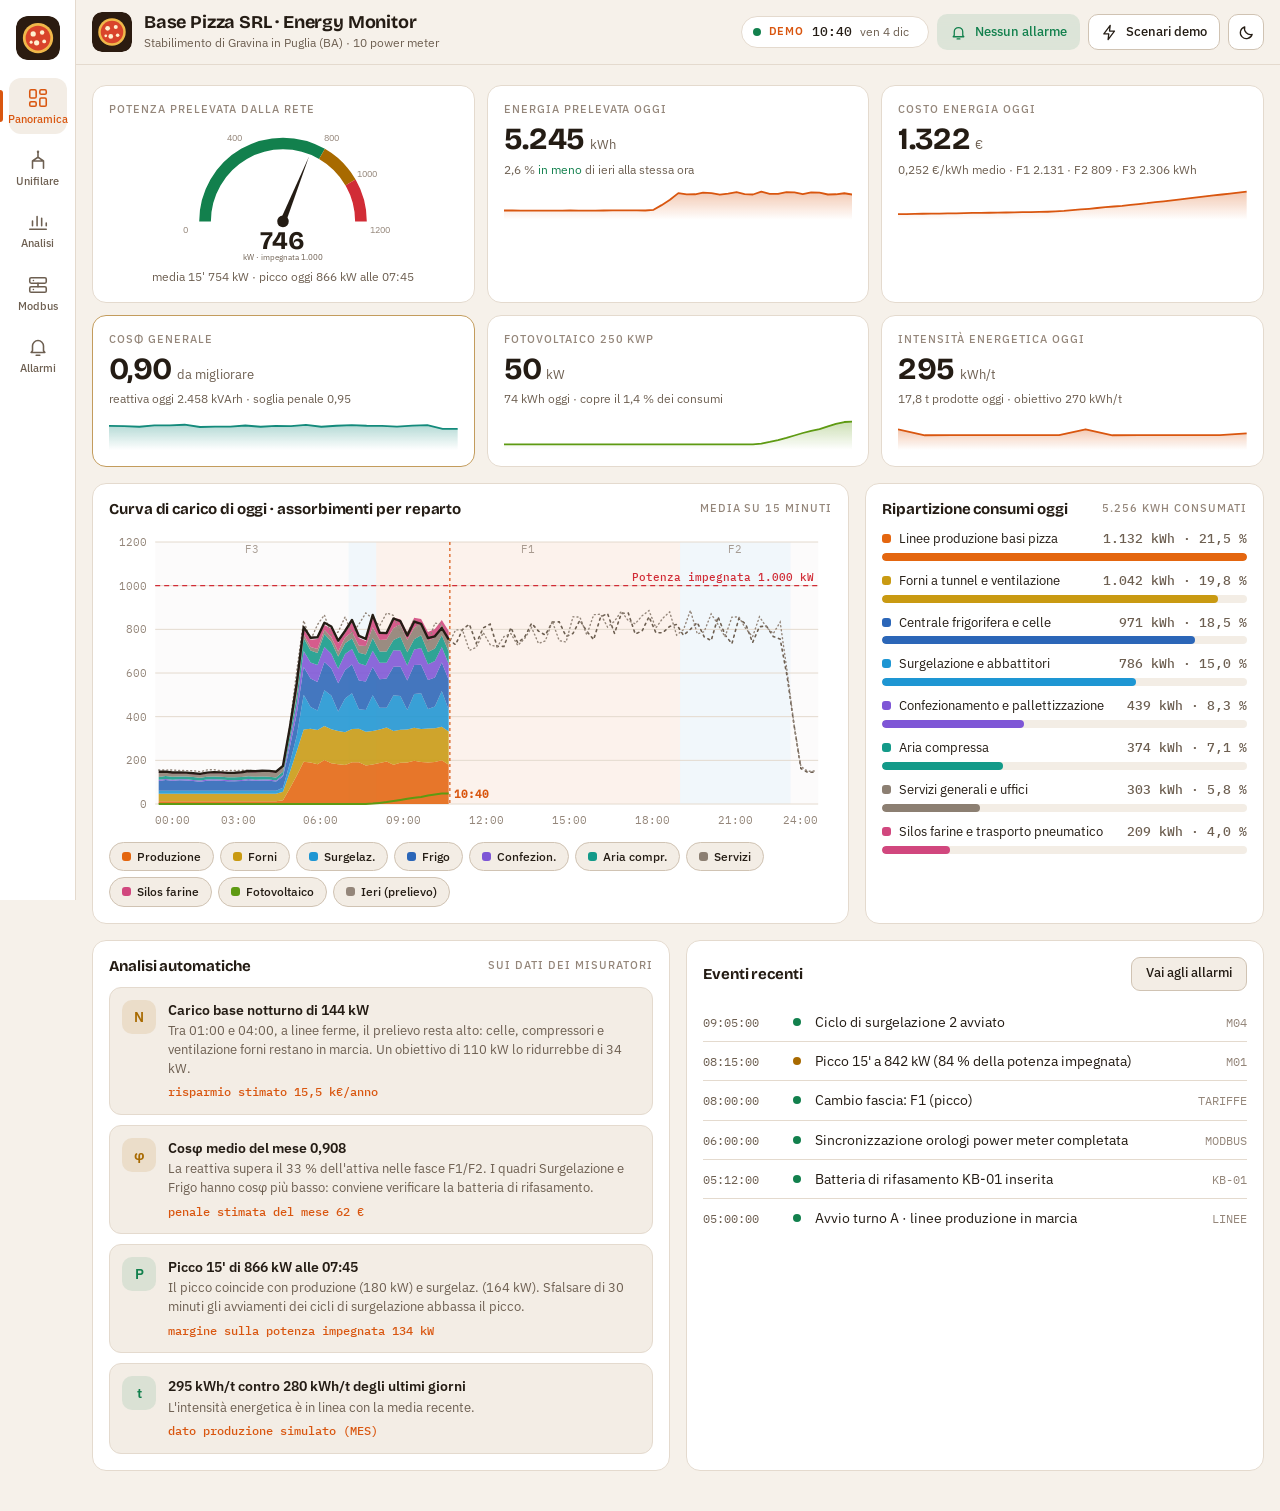
<file: demo-energia/index.html>
<!doctype html>
<html lang="it">
<head>
<meta charset="utf-8">
<meta name="viewport" content="width=device-width, initial-scale=1, viewport-fit=cover">
<meta name="claude:viewport-fit-sides" content="cover">
<title>Base Pizza SRL · Energy Monitor</title>
<link rel="icon" href="assets/logo.svg">
<link rel="stylesheet" href="assets/fonts/fonts.css">
<script src="assets/config.js"></script>
<style>
/* Layout: icon rail + header + pages. Hero = animated single-line diagram of the electrical rooms, fed by Modbus TCP power meters.
   Palette: warm charcoal (oven room), flour-cream text, ember orange = load/accent, electric blue = energy flow, green = PV, semantic ok/warn/crit. */
:root{
  --bg:#12100E; --rail:#171412; --surface:#1C1815; --surface2:#26211D; --line:#2F2923; --line2:#41382F;
  --fg:#F4EDE3; --muted:#A99D8F; --faint:#7C6F62;
  --accent:#FF8A3D; --accent-ink:#1A0D03; --flow:#5CC6FF; --gen:#A9DB4B;
  --ok:#4CD08A; --warn:#F2B544; --crit:#FF5A5A;
  --ok-bg:rgba(76,208,138,.14); --warn-bg:rgba(242,181,68,.15); --crit-bg:rgba(255,90,90,.16);
  --l1:#E8B04A; --l2:#4FC8B8; --l3:#B391FF;
  --s1:#FF8A3D; --s2:#F2C14E; --s3:#5CC6FF; --s4:#3E8EDD; --s5:#B391FF; --s6:#4FC8B8; --s7:#A99D8F; --s8:#E96FA0;
  --scrim:rgba(6,4,3,.62); --shadow:0 18px 40px rgba(0,0,0,.5);
  --f-display:'Bricolage Grotesque','Segoe UI',system-ui,sans-serif;
  --f-body:'IBM Plex Sans','Segoe UI',system-ui,sans-serif;
  --f-mono:'IBM Plex Mono',ui-monospace,Menlo,Consolas,monospace;
  color-scheme:dark;
}
@media (prefers-color-scheme:light){
  :root:not([data-theme="dark"]){
    --bg:#F6F1EA; --rail:#FFFFFF; --surface:#FFFFFF; --surface2:#F3EDE5; --line:#E4DACE; --line2:#D0C3B3;
    --fg:#241C14; --muted:#6D5F51; --faint:#94867A; --accent:#D9560F; --accent-ink:#FFFFFF; --flow:#1479B8; --gen:#5E9A12;
    --ok:#12804D; --warn:#A86A00; --crit:#D12C36; --ok-bg:rgba(18,128,77,.11); --warn-bg:rgba(168,106,0,.12); --crit-bg:rgba(209,44,54,.10);
    --l1:#B7791A; --l2:#138A7B; --l3:#6B45C9;
    --s1:#E4660F; --s2:#C99A12; --s3:#1E96D3; --s4:#2B66B8; --s5:#7E56D6; --s6:#139A89; --s7:#8C7F72; --s8:#D1477E;
    --scrim:rgba(36,28,20,.35); --shadow:0 18px 40px rgba(60,40,20,.18); color-scheme:light;
  }
}
:root[data-theme="light"]{
  --bg:#F6F1EA; --rail:#FFFFFF; --surface:#FFFFFF; --surface2:#F3EDE5; --line:#E4DACE; --line2:#D0C3B3;
  --fg:#241C14; --muted:#6D5F51; --faint:#94867A; --accent:#D9560F; --accent-ink:#FFFFFF; --flow:#1479B8; --gen:#5E9A12;
  --ok:#12804D; --warn:#A86A00; --crit:#D12C36; --ok-bg:rgba(18,128,77,.11); --warn-bg:rgba(168,106,0,.12); --crit-bg:rgba(209,44,54,.10);
  --l1:#B7791A; --l2:#138A7B; --l3:#6B45C9;
  --s1:#E4660F; --s2:#C99A12; --s3:#1E96D3; --s4:#2B66B8; --s5:#7E56D6; --s6:#139A89; --s7:#8C7F72; --s8:#D1477E;
  --scrim:rgba(36,28,20,.35); --shadow:0 18px 40px rgba(60,40,20,.18); color-scheme:light;
}

*{box-sizing:border-box}
html,body{height:100%}
body{margin:0;background:var(--bg);color:var(--fg);font:14px/1.45 var(--f-body);-webkit-font-smoothing:antialiased}
button,select{font:inherit;color:inherit}
button{cursor:pointer}
h1,h2,h3,p{margin:0}
.num{font-variant-numeric:tabular-nums}
.mono{font-family:var(--f-mono)}
:focus-visible{outline:2px solid var(--accent);outline-offset:2px}

/* shell */
.app{display:grid;grid-template-columns:76px minmax(0,1fr);min-height:100%}
.rail{position:sticky;top:env(safe-area-inset-top,0px);height:100vh;display:flex;flex-direction:column;align-items:center;gap:6px;padding:16px 0;background:var(--rail);border-right:1px solid var(--line)}
.mark{width:44px;height:44px;border-radius:12px;display:grid;place-items:center;margin-bottom:12px;overflow:hidden}
.mark img{width:100%;height:100%;object-fit:contain}
.nav{width:58px;padding:9px 0 7px;border:0;border-radius:12px;background:none;color:var(--muted);display:flex;flex-direction:column;align-items:center;gap:3px;font-size:10.5px;font-weight:500;position:relative;transition:background .2s,color .2s}
.nav svg{width:22px;height:22px;fill:none;stroke:currentColor;stroke-width:1.7;stroke-linecap:round;stroke-linejoin:round}
.nav:hover{background:var(--surface2);color:var(--fg)}
.nav[aria-current="page"]{background:var(--surface2);color:var(--accent)}
.nav[aria-current="page"]::before{content:"";position:absolute;left:-9px;top:12px;bottom:12px;width:3px;border-radius:0 3px 3px 0;background:var(--accent)}
.nav .badge{position:absolute;top:3px;right:6px;min-width:16px;height:16px;padding:0 4px;border-radius:8px;background:var(--crit);color:#fff;font-size:10px;font-weight:600;line-height:16px;text-align:center}
.nav .badge[hidden]{display:none}
.main{min-width:0;display:flex;flex-direction:column}
.wrap{padding-left:max(16px,env(safe-area-inset-left,0px));padding-right:max(16px,env(safe-area-inset-right,0px))}
.top{position:sticky;top:env(safe-area-inset-top,0px);z-index:20;background:color-mix(in srgb,var(--bg) 88%,transparent);backdrop-filter:blur(12px);-webkit-backdrop-filter:blur(12px);border-bottom:1px solid var(--line)}
.top-in{display:flex;align-items:center;justify-content:space-between;gap:12px;min-height:64px;flex-wrap:wrap;padding-block:8px}
.plant{display:flex;align-items:center;gap:12px;min-width:0}
.plogo{height:40px;width:auto;max-width:160px;object-fit:contain;border-radius:10px;flex:none}
.plant b{display:block;font:700 18px/1.15 var(--f-display);letter-spacing:-.01em}
.plant span{color:var(--muted);font-size:12px}
.top-r{display:flex;align-items:center;gap:8px;flex-wrap:wrap}
.simclk{display:inline-flex;align-items:center;gap:8px;padding:6px 11px;border:1px solid var(--line);border-radius:999px;font-size:12px;color:var(--muted);background:var(--surface)}
.simclk b{font:500 13px var(--f-mono);color:var(--fg)}
.simclk em{font-style:normal;font-size:10.5px;letter-spacing:.08em;text-transform:uppercase;color:var(--accent);font-weight:600}
.dot{width:8px;height:8px;border-radius:50%;background:var(--ok);animation:ping 2s infinite}
@keyframes ping{0%{box-shadow:0 0 0 0 color-mix(in srgb,var(--ok) 55%,transparent)}80%,100%{box-shadow:0 0 0 8px transparent}}
.ibtn{display:inline-flex;align-items:center;gap:8px;height:36px;padding:0 12px;border:1px solid var(--line2);background:var(--surface);border-radius:10px;font-size:13px;font-weight:500;transition:background .2s,border-color .2s}
.ibtn:hover{background:var(--surface2);border-color:var(--faint)}
.ibtn svg{width:17px;height:17px;fill:none;stroke:currentColor;stroke-width:1.8;stroke-linecap:round;stroke-linejoin:round}
.ibtn.sq{width:36px;padding:0;justify-content:center}
.alchip{border-color:transparent;background:var(--ok-bg);color:var(--ok)}
.alchip.warn{background:var(--warn-bg);color:var(--warn)}
.alchip.crit{background:var(--crit-bg);color:var(--crit);animation:glow 1.3s ease-in-out infinite}
@keyframes glow{50%{box-shadow:0 0 0 4px color-mix(in srgb,var(--crit) 28%,transparent)}}
.simwrap{position:relative}
.menu{position:absolute;right:0;top:44px;z-index:30;width:min(330px,calc(100vw - 32px));background:var(--surface);border:1px solid var(--line2);border-radius:14px;box-shadow:var(--shadow);padding:6px}
.menu h4{margin:8px 10px 6px;font:500 11px var(--f-body);letter-spacing:.08em;text-transform:uppercase;color:var(--faint)}
.menu .it{width:100%;display:flex;gap:10px;align-items:flex-start;text-align:left;padding:10px;border:0;background:none;border-radius:9px}
.menu .it:hover{background:var(--surface2)}
.menu small{display:block;color:var(--muted);font-size:12px}
.menu .tick{margin-left:auto;width:18px;height:18px;border-radius:50%;border:1.5px solid var(--line2);flex:none;display:grid;place-items:center;font-size:11px}
.menu .it.on .tick{background:var(--crit);border-color:var(--crit);color:#fff}
.menu hr{border:0;border-top:1px solid var(--line);margin:6px 0}
.speed{display:flex;gap:6px;padding:4px 10px 8px}

main{flex:1;padding-block:20px 40px}
.stk{display:flex;flex-direction:column;gap:16px}
.stk[hidden]{display:none}
.page[hidden]{display:none}
.page{display:flex;flex-direction:column;gap:16px;animation:rise .45s ease both}
@keyframes rise{from{opacity:0;transform:translateY(8px)}to{opacity:1;transform:none}}

/* primitives */
.card{background:var(--surface);border:1px solid var(--line);border-radius:14px;padding:16px;min-width:0}
.card-h{display:flex;align-items:center;justify-content:space-between;gap:10px;flex-wrap:wrap;margin-bottom:12px}
.card-h h2{font:700 15px/1.2 var(--f-display);letter-spacing:-.005em}
.eyebrow{font-size:11px;font-weight:500;letter-spacing:.09em;text-transform:uppercase;color:var(--faint)}
.pill{display:inline-flex;align-items:center;gap:6px;padding:3px 10px 3px 8px;border-radius:999px;font-size:11px;font-weight:600;letter-spacing:.05em;text-transform:uppercase;background:var(--surface2);color:var(--muted);white-space:nowrap}
.pill::before{content:"";width:7px;height:7px;border-radius:50%;background:currentColor}
.pill.ok{background:var(--ok-bg);color:var(--ok)}.pill.warn{background:var(--warn-bg);color:var(--warn)}.pill.crit{background:var(--crit-bg);color:var(--crit)}
.pill.crit::before{animation:blink .8s infinite}
@keyframes blink{50%{opacity:.25}}
.chips{display:flex;gap:6px;flex-wrap:wrap}
.chipb{border:1px solid var(--line2);background:none;border-radius:999px;padding:5px 12px;font-size:12px;color:var(--muted);transition:all .2s;display:inline-flex;align-items:center;gap:6px}
.chipb:hover{color:var(--fg)}
.chipb[aria-pressed="true"]{background:var(--accent);border-color:var(--accent);color:var(--accent-ink);font-weight:600}
.chipb.lg i{width:9px;height:9px;border-radius:3px;background:var(--c)}
.chipb.lg[aria-pressed="false"]{opacity:.45}
.chipb.lg[aria-pressed="true"]{background:var(--surface2);border-color:var(--line2);color:var(--fg);font-weight:500}
.btn{height:34px;padding:0 14px;border-radius:9px;border:1px solid var(--line2);background:var(--surface2);font-size:13px;font-weight:500;white-space:nowrap}
.btn:hover{border-color:var(--faint)}
.btn.pri{background:var(--accent);border-color:var(--accent);color:var(--accent-ink)}
.btn:disabled{opacity:.5;cursor:default}
.note{color:var(--faint);font-size:12px;line-height:1.5}

/* kpis */
.kpis{display:grid;grid-template-columns:repeat(12,minmax(0,1fr));gap:12px}
.kpi{display:flex;flex-direction:column;gap:6px;overflow:hidden;grid-column:span 4;transition:border-color .3s,transform .25s}
.kpi:hover{transform:translateY(-2px);border-color:var(--line2)}
.kpi.crit{border-color:color-mix(in srgb,var(--crit) 60%,var(--line))}
.kpi.warn{border-color:color-mix(in srgb,var(--warn) 55%,var(--line))}
.kpi .v{display:flex;align-items:baseline;gap:5px;flex-wrap:wrap}
.kpi .v b{font:700 clamp(26px,2.4vw,34px)/1 var(--f-display);letter-spacing:-.02em}
.kpi .v span{color:var(--muted);font-size:13px}
.kpi small{color:var(--muted);font-size:12px}
.kpi.crit .v b{color:var(--crit)}
svg.sp{width:100%;height:34px;display:block;margin-top:2px}
.up{color:var(--warn)}.dn{color:var(--ok)}
.gauge{width:100%;max-width:230px;height:auto;display:block;margin:0 auto}
.gauge .needle{transform-origin:100px 100px;transition:transform 1s cubic-bezier(.3,.8,.3,1)}
.gauge text{font-family:var(--f-body)}

.grid2{display:grid;grid-template-columns:minmax(0,1.9fr) minmax(0,1fr);gap:16px}
.grid3{display:grid;grid-template-columns:repeat(3,minmax(0,1fr));gap:16px}
.gridh{display:grid;grid-template-columns:repeat(2,minmax(0,1fr));gap:16px}

/* charts */
.chart-wrap{position:relative}
.chart{width:100%;height:300px;display:block;touch-action:pan-y}
.chart.sm{height:230px}
.chart .grid{stroke:var(--line);stroke-width:1}
.chart .axis{fill:var(--faint);font:11px var(--f-mono)}
.chart .lim{stroke-width:1.2;stroke-dasharray:5 4}
.chart .lim.crit{stroke:var(--crit)}.chart .lim.warn{stroke:var(--warn)}.chart .lim.ok{stroke:var(--ok)}.chart .lim.mut{stroke:var(--faint)}
.chart .limt{font:500 10.5px var(--f-mono)}
.chart .limt.crit{fill:var(--crit)}.chart .limt.warn{fill:var(--warn)}.chart .limt.ok{fill:var(--ok)}.chart .limt.mut{fill:var(--faint)}
.chart .hv{stroke:var(--faint);stroke-width:1}
.chart .nowl{stroke:var(--accent);stroke-width:1.2;stroke-dasharray:3 3}
.chart .nowt{fill:var(--accent);font:600 10.5px var(--f-mono)}
.tip{position:absolute;top:6px;pointer-events:none;background:var(--surface2);border:1px solid var(--line2);border-radius:10px;padding:8px 10px;font:12px var(--f-mono);white-space:nowrap;box-shadow:var(--shadow);z-index:5}
.tip b{display:block;margin-bottom:4px;font-weight:500;color:var(--fg)}
.tip div{display:flex;gap:8px;align-items:center;color:var(--muted)}
.tip i{width:8px;height:8px;border-radius:2px;background:var(--c)}
.tip span{margin-left:auto;color:var(--fg);padding-left:12px}
.legend{display:flex;gap:6px;flex-wrap:wrap;margin-top:12px}

.bars{display:flex;flex-direction:column;gap:11px}
.bar{display:grid;grid-template-columns:minmax(0,1fr) auto;gap:4px 10px;align-items:baseline}
.bar .n{font-size:13px;min-width:0;overflow:hidden;text-overflow:ellipsis;white-space:nowrap}
.bar .n i{display:inline-block;width:9px;height:9px;border-radius:3px;background:var(--c);margin-right:8px}
.bar .v{font:500 12.5px var(--f-mono);color:var(--muted)}
.bar .t{grid-column:1/-1;height:8px;border-radius:4px;background:var(--surface2);overflow:hidden}
.bar .t u{display:block;height:100%;width:0;border-radius:4px;background:var(--c);transition:width .8s ease;text-decoration:none}

.ins{display:flex;flex-direction:column;gap:10px}
.insight{display:grid;grid-template-columns:34px minmax(0,1fr);gap:12px;padding:12px;border:1px solid var(--line);border-radius:12px;background:var(--surface2)}
.insight .ic{width:34px;height:34px;border-radius:10px;display:grid;place-items:center;background:var(--ok-bg);color:var(--ok);font-weight:700}
.insight.warn .ic{background:var(--warn-bg);color:var(--warn)}.insight.crit .ic{background:var(--crit-bg);color:var(--crit)}
.insight b{display:block;font-weight:600;margin-bottom:2px}
.insight p{color:var(--muted);font-size:13px}
.insight .gain{display:inline-block;margin-top:6px;font:500 12px var(--f-mono);color:var(--accent)}

.evs{list-style:none;margin:0;padding:0;display:flex;flex-direction:column}
.ev{display:grid;grid-template-columns:78px 10px minmax(0,1fr) auto;gap:12px;align-items:baseline;padding:9px 0;border-top:1px solid var(--line);animation:rise .4s ease both}
.ev:first-child{border-top:0}
.ev time{font:12px var(--f-mono);color:var(--muted)}
.ev i{width:8px;height:8px;border-radius:50%;background:var(--faint);align-self:center}
.ev.warn i{background:var(--warn)}.ev.crit i{background:var(--crit)}.ev.ok i{background:var(--ok)}
.ev .tg{font:11.5px var(--f-mono);color:var(--faint)}

/* unifilare */
.ulwrap{overflow-x:auto;overscroll-behavior-x:contain;background:radial-gradient(circle at 1px 1px,var(--line) 1px,transparent 1.2px) 0 0/24px 24px}
.ul{display:block;width:100%;min-width:1000px;height:auto}
.ul .wire{fill:none;stroke:var(--line2);stroke-linecap:round;stroke-linejoin:round}
.ul .fl{fill:none;stroke:var(--flow);stroke-linecap:round;stroke-dasharray:1 14;animation:flow 1s linear infinite;transition:opacity .4s}
.ul .fl.gen{stroke:var(--gen);animation-direction:reverse}
.ul .fl.off{opacity:0}
@keyframes flow{to{stroke-dashoffset:-15}}
.ul .t{fill:var(--muted);font:600 11px var(--f-body);letter-spacing:.08em}
.ul .s{fill:var(--faint);font:11px var(--f-mono)}
.ul .bdg rect.bx{fill:var(--surface2);stroke:var(--line2);stroke-width:1.2}
.ul .bdg .id{fill:var(--faint);font:500 10.5px var(--f-mono)}
.ul .bdg .nm{fill:var(--muted);font:11.5px var(--f-body)}
.ul .bdg .kw{fill:var(--fg);font:600 16px var(--f-display)}
.ul .bdg .pf{font:500 10px var(--f-mono);fill:var(--muted)}
.ul .eq{cursor:pointer;outline:none}
.ul .eq:hover rect.bx,.ul .eq:focus-visible rect.bx{stroke:var(--accent)}
.ul .eq.warn rect.bx{stroke:var(--warn)}
.ul .eq.crit rect.bx{stroke:var(--crit);animation:halo 1s ease-in-out infinite}
@keyframes halo{50%{stroke-opacity:.25}}
.ul .eq.off rect.bx{stroke-dasharray:4 3}.ul .eq.off .kw{fill:var(--faint)}
.ul .ring{fill:none;stroke:var(--c);stroke-width:3;stroke-dasharray:14 9;transform-box:fill-box;transform-origin:center;animation:spin var(--sp,4s) linear infinite}
.ul .ring.off{animation-play-state:paused;opacity:.3}
@keyframes spin{to{transform:rotate(360deg)}}
.ul .core{fill:var(--surface);stroke:var(--line2);stroke-width:1.5}
.ul .tr circle{fill:var(--surface);stroke:var(--flow);stroke-width:2.2}
.ul .trb{fill:var(--surface2)}
.ul .trf{fill:var(--accent);transition:width .8s}
.ul .gridsym{fill:none;stroke:var(--flow);stroke-width:2}
.chip3{display:flex;gap:10px;flex-wrap:wrap;padding:12px 16px;border-top:1px solid var(--line);color:var(--muted);font-size:12px}
.chip3 span{display:inline-flex;align-items:center;gap:7px}
.chip3 i{width:18px;height:0;border-top:4px dotted var(--c)}

/* drawer */
.scrim{position:fixed;inset:0;background:var(--scrim);opacity:0;pointer-events:none;transition:opacity .3s;z-index:40}
.scrim.on{opacity:1;pointer-events:auto}
.drawer{position:fixed;z-index:50;top:0;right:0;bottom:0;width:min(420px,100%);background:var(--surface);border-left:1px solid var(--line2);box-shadow:var(--shadow);transform:translateX(105%);transition:transform .38s cubic-bezier(.2,.8,.2,1);display:flex;flex-direction:column;padding-top:env(safe-area-inset-top,0px);padding-bottom:env(safe-area-inset-bottom,0px);visibility:hidden}
.drawer.on{transform:none;visibility:visible}
.dr-h{display:flex;justify-content:space-between;gap:12px;align-items:flex-start;padding:18px 18px 12px}
.dr-h h3{font:700 20px/1.15 var(--f-display);letter-spacing:-.01em;margin-top:4px}
.dr-b{padding:0 18px 18px;overflow:auto;display:flex;flex-direction:column;gap:16px}
.mets{display:grid;grid-template-columns:repeat(3,minmax(0,1fr));gap:8px}
.met{background:var(--surface2);border-radius:10px;padding:10px}
.met small{display:block;color:var(--muted);font-size:11.5px;margin-bottom:3px}
.met b{font:700 19px/1.1 var(--f-display)}
.met span{color:var(--muted);font-size:12px;margin-left:2px}
.phs{display:flex;flex-direction:column;gap:8px}
.ph{display:grid;grid-template-columns:28px minmax(0,1fr) 74px;gap:10px;align-items:center;font:12.5px var(--f-mono)}
.ph .t{height:8px;border-radius:4px;background:var(--surface2);overflow:hidden}
.ph .t u{display:block;height:100%;border-radius:4px;background:var(--c);transition:width .6s;text-decoration:none}
.xbtn{width:34px;height:34px;border-radius:10px;border:1px solid var(--line2);background:none;font-size:18px;line-height:1}
.xbtn:hover{background:var(--surface2)}

/* tables, heatmap */
.tw{overflow-x:auto}
table{width:100%;border-collapse:collapse;font-size:13px}
th{text-align:left;font-weight:500;color:var(--faint);font-size:11px;letter-spacing:.08em;text-transform:uppercase;padding:0 12px 8px 0;white-space:nowrap}
td{padding:10px 12px 10px 0;border-top:1px solid var(--line);white-space:nowrap}
td.mono{font-size:12.5px}
tr.sel td{background:color-mix(in srgb,var(--accent) 8%,transparent)}
tr.clk{cursor:pointer}tr.clk:hover td{background:var(--surface2)}
.hm{width:100%;height:auto;display:block}
.hm text{fill:var(--faint);font:6.4px var(--f-mono)}
.hm rect{transition:fill .5s}
.hmleg{display:flex;align-items:center;gap:8px;color:var(--faint);font:11px var(--f-mono);margin-top:8px}
.hmleg u{display:block;flex:1;max-width:220px;height:8px;border-radius:4px;text-decoration:none;background:linear-gradient(90deg,var(--surface2),color-mix(in srgb,var(--accent) 55%,var(--surface2)),var(--accent))}
.big{font:700 30px/1 var(--f-display);letter-spacing:-.02em}
.big small{font:500 14px var(--f-body);color:var(--muted);margin-left:4px;letter-spacing:0}
.stat3{display:grid;grid-template-columns:repeat(3,minmax(0,1fr));gap:10px}
.stat3 .met b{font-size:22px}

/* modbus */
.arch{display:flex;align-items:center;gap:0;flex-wrap:nowrap;overflow-x:auto;padding:4px 2px 10px}
.node{flex:none;min-width:126px;padding:10px 12px;border:1px solid var(--line2);border-radius:12px;background:var(--surface2);text-align:center}
.node b{display:block;font:600 13px var(--f-display)}
.node span{display:block;color:var(--muted);font-size:11.5px}
.link{flex:1 0 54px;height:14px;position:relative}
.link::before{content:"";position:absolute;left:0;right:0;top:6px;border-top:3px dotted var(--flow);animation:lk 1s linear infinite;background:none}
.link.rev::before{animation-direction:reverse}
@keyframes lk{to{background-position:0 0;transform:translateX(0)}}
.link{background:repeating-linear-gradient(90deg,var(--flow) 0 3px,transparent 3px 12px) 0 6px/auto 3px no-repeat;animation:lkm 1s linear infinite}
.link::before{display:none}
@keyframes lkm{to{background-position:12px 6px}}
.link.rev{animation-direction:reverse}
.log{font:12px/1.5 var(--f-mono);background:var(--bg);border:1px solid var(--line);border-radius:10px;padding:10px 12px;height:290px;overflow:hidden;display:flex;flex-direction:column;justify-content:flex-end}
.log div{flex:none;white-space:nowrap;overflow:hidden;text-overflow:ellipsis;animation:rise .3s ease both}
.log .tx{color:var(--flow)}.log .rx{color:var(--fg)}.log .dc{color:var(--accent);padding-left:14px}.log .er{color:var(--crit)}
.log .ts{color:var(--faint)}
.q{display:inline-block;width:60px;height:6px;border-radius:3px;background:var(--surface2);overflow:hidden;vertical-align:middle;margin-right:6px}
.q u{display:block;height:100%;background:var(--ok);text-decoration:none}

/* alarms */
.acount{display:grid;grid-template-columns:repeat(3,minmax(0,1fr));gap:12px}
.acount .card{display:flex;align-items:center;gap:14px}
.acount b{font:700 36px/1 var(--f-display)}
.acount small{color:var(--muted)}
.alist{display:flex;flex-direction:column;gap:8px}
.arow{display:grid;grid-template-columns:4px 92px minmax(0,1fr) auto;gap:14px;align-items:center;background:var(--surface);border:1px solid var(--line);border-radius:12px;padding:12px 14px 12px 0;overflow:hidden;animation:rise .35s ease both}
.arow .st{align-self:stretch;background:var(--faint)}
.arow.warn .st{background:var(--warn)}.arow.crit .st{background:var(--crit)}
.arow.crit.un{background:linear-gradient(90deg,var(--crit-bg),transparent 60%),var(--surface)}
.arow.cleared{opacity:.62}
.arow time{font:12.5px var(--f-mono);color:var(--muted)}
.arow .tx{min-width:0}.arow .tx b{font-weight:500;display:block}.arow .tx small{font:12px var(--f-mono);color:var(--faint)}
.empty{padding:36px 16px;text-align:center;color:var(--muted);border:1px dashed var(--line2);border-radius:12px}

.toasts{position:fixed;z-index:60;top:calc(72px + env(safe-area-inset-top,0px));right:max(16px,env(safe-area-inset-right,0px));display:flex;flex-direction:column;gap:8px;width:min(360px,calc(100vw - 32px));pointer-events:none}
.toast{pointer-events:auto;display:grid;grid-template-columns:4px minmax(0,1fr);background:var(--surface);border:1px solid var(--line2);border-radius:12px;box-shadow:var(--shadow);overflow:hidden;animation:tin .45s cubic-bezier(.2,.9,.3,1.2) both}
.toast.out{animation:tout .3s ease both}
.toast .st{background:var(--warn)}.toast.crit .st{background:var(--crit)}.toast.ok .st{background:var(--ok)}
.toast div{padding:10px 12px}
.toast b{display:block;font-size:12px;letter-spacing:.07em;text-transform:uppercase;color:var(--warn)}
.toast.crit b{color:var(--crit)}.toast.ok b{color:var(--ok)}
.toast span{font-size:13px}
@keyframes tin{from{transform:translateX(120%) rotate(2deg);opacity:0}}
@keyframes tout{to{transform:translateX(120%);opacity:0}}
.tabbar{display:none}
canvas.scope{width:100%;height:240px;display:block;border-radius:10px;background:var(--bg);border:1px solid var(--line)}

@media (max-width:1180px){
  .kpi{grid-column:span 6}.kpi.gaugek{grid-column:span 12}.kpis .kpi:last-child{grid-column:span 12}
  .grid2,.grid3{grid-template-columns:minmax(0,1fr)}
}
@media (max-width:820px){
  .app{grid-template-columns:minmax(0,1fr)}
  .rail{display:none}
  .tabbar{display:grid;grid-template-columns:repeat(5,1fr);position:fixed;z-index:30;left:0;right:0;bottom:0;background:var(--rail);border-top:1px solid var(--line);padding:6px max(8px,env(safe-area-inset-right,0px)) calc(6px + env(safe-area-inset-bottom,0px)) max(8px,env(safe-area-inset-left,0px))}
  .tabbar .nav{width:100%}
  .tabbar .nav[aria-current="page"]::before{left:22%;right:22%;top:-7px;bottom:auto;width:auto;height:3px;border-radius:0 0 3px 3px}
  main{padding-bottom:96px}
  .gridh,.acount{grid-template-columns:minmax(0,1fr)}
  .ibtn .lbl{display:none}.ibtn.simb{padding:0;width:36px;justify-content:center}
  .simclk .lbl2{display:none}
  .drawer{top:auto;left:0;right:0;width:100%;max-height:84%;border-left:0;border-top:1px solid var(--line2);border-radius:18px 18px 0 0;transform:translateY(105%)}
  .drawer.on{transform:none}
  .arow{grid-template-columns:4px minmax(0,1fr);padding:12px 14px 12px 0}
  .arow time,.arow .tx,.arow .acts{grid-column:2}
  .ev{grid-template-columns:64px 10px minmax(0,1fr)}.ev .tg{display:none}
  .toasts{top:calc(64px + env(safe-area-inset-top,0px))}
  .chart{height:260px}
}
@media (max-width:560px){
  .kpi{grid-column:span 6}.kpi.gaugek{grid-column:span 12}
  .mets,.stat3{grid-template-columns:repeat(2,minmax(0,1fr))}
  .simclk em{display:none}
}
@media (prefers-reduced-motion:reduce){*,*::before,*::after{animation:none!important;transition:none!important}}
</style>
</head>
<body>
<div class="app">
  <aside class="rail" id="rail" aria-label="Navigazione"></aside>
  <div class="main">
    <header class="top">
      <div class="top-in wrap">
        <div class="plant"><img class="plogo" id="plogo" alt="" width="40" height="40"><div class="ptxt"><b id="pname">Energy Monitor</b><span id="psub"></span></div></div>
        <div class="top-r">
          <span class="simclk" title="Orario simulato della demo"><i class="dot"></i><em>Demo</em><b id="clk">--:--</b><span class="lbl2" id="clkd">--</span><span id="spd" class="mono"></span></span>
          <button class="ibtn alchip" id="alchip" aria-label="Allarmi attivi"><svg viewBox="0 0 24 24"><path d="M6 16V11a6 6 0 1112 0v5l1.5 2h-15z"/><path d="M10 21h4"/></svg><span id="alnum">Nessun allarme</span></button>
          <div class="simwrap">
            <button class="ibtn simb" id="simbtn" aria-haspopup="true" aria-expanded="false"><svg viewBox="0 0 24 24"><path d="M13 2L4 14h7l-1 8 9-12h-7z"/></svg><span class="lbl">Scenari demo</span></button>
            <div class="menu" id="simmenu" hidden></div>
          </div>
          <button class="ibtn sq" id="themebtn" aria-label="Cambia tema"><svg viewBox="0 0 24 24" id="themeico"></svg></button>
        </div>
      </div>
    </header>

    <main class="wrap">
      <!-- PANORAMICA -->
      <section class="page" id="p-panoramica">
        <div class="kpis">
          <div class="card kpi gaugek" id="k-pow">
            <span class="eyebrow">Potenza prelevata dalla rete</span>
            <svg class="gauge" viewBox="-18 0 236 142" id="gauge"></svg>
            <small id="gs" style="text-align:center"></small>
          </div>
          <div class="card kpi" id="k-en"><span class="eyebrow">Energia prelevata oggi</span><div class="v"><b class="num" id="v-en">0</b><span>kWh</span></div><small id="s-en"></small><svg class="sp" id="sp-en" preserveAspectRatio="none"></svg></div>
          <div class="card kpi" id="k-cost"><span class="eyebrow">Costo energia oggi</span><div class="v"><b class="num" id="v-cost">0</b><span>€</span></div><small id="s-cost"></small><svg class="sp" id="sp-cost" preserveAspectRatio="none"></svg></div>
          <div class="card kpi" id="k-pf"><span class="eyebrow">Cosφ generale</span><div class="v"><b class="num" id="v-pf">0</b><span id="pfp"></span></div><small id="s-pf"></small><svg class="sp" id="sp-pf" preserveAspectRatio="none"></svg></div>
          <div class="card kpi" id="k-pv"><span class="eyebrow">Fotovoltaico 250 kWp</span><div class="v"><b class="num" id="v-pv">0</b><span>kW</span></div><small id="s-pv"></small><svg class="sp" id="sp-pv" preserveAspectRatio="none"></svg></div>
          <div class="card kpi" id="k-int"><span class="eyebrow">Intensità energetica oggi</span><div class="v"><b class="num" id="v-int">0</b><span>kWh/t</span></div><small id="s-int"></small><svg class="sp" id="sp-int" preserveAspectRatio="none"></svg></div>
        </div>

        <div class="grid2">
          <div class="card">
            <div class="card-h"><h2>Curva di carico di oggi · assorbimenti per reparto</h2><span class="eyebrow">media su 15 minuti</span></div>
            <div class="chart-wrap"><svg class="chart" id="stack" role="img" aria-label="Curva di carico"></svg><div class="tip" id="stip" hidden></div></div>
            <div class="legend" id="stkleg"></div>
          </div>
          <div class="card">
            <div class="card-h"><h2>Ripartizione consumi oggi</h2><span class="eyebrow" id="splitt"></span></div>
            <div class="bars" id="split"></div>
          </div>
        </div>

        <div class="gridh">
          <div class="card"><div class="card-h"><h2>Analisi automatiche</h2><span class="eyebrow">sui dati dei misuratori</span></div><div class="ins" id="ins"></div></div>
          <div class="card"><div class="card-h"><h2>Eventi recenti</h2><button class="btn" data-go="allarmi">Vai agli allarmi</button></div><ul class="evs" id="evs"></ul></div>
        </div>
      </section>

      <!-- UNIFILARE -->
      <section class="page" id="p-unifilare" hidden>
        <div class="card" style="padding:0;overflow:hidden">
          <div class="card-h" style="padding:14px 16px;margin:0;border-bottom:1px solid var(--line)">
            <div><h2>Schema unifilare · cabine e quadri</h2><span class="note" id="ulhint">Tocca un misuratore per i dettagli. Scorri in orizzontale sul telefono.</span></div>
            <span class="eyebrow">dati letti via Modbus TCP</span>
          </div>
          <div class="ulwrap"><svg class="ul" id="ul" viewBox="0 0 1240 640" role="group" aria-label="Schema unifilare"></svg></div>
          <div class="chip3">
            <span style="--c:var(--flow)"><i></i>Energia verso i carichi</span>
            <span style="--c:var(--gen)"><i></i>Produzione fotovoltaica</span>
            <span><b class="mono" style="color:var(--accent)">▮</b> carico trasformatore</span>
          </div>
        </div>
      </section>

      <!-- ANALISI -->
      <section class="page" id="p-analisi" hidden>
        <div class="chips" id="atabs" role="group" aria-label="Analisi"></div>
        <div id="a-fasce" class="stk"></div><div id="a-int" class="stk" hidden></div><div id="a-base" class="stk" hidden></div><div id="a-pq" class="stk" hidden></div>
      </section>

      <!-- MODBUS -->
      <section class="page" id="p-modbus" hidden>
        <div class="card">
          <div class="card-h"><h2>Acquisizione dati</h2><span class="eyebrow">Modbus TCP/IP · polling ciclico</span></div>
          <div class="arch" id="arch"></div>
        </div>
        <div class="card">
          <div class="card-h"><h2>Misuratori collegati</h2><span class="eyebrow">tocca una riga per vedere i registri</span></div>
          <div class="tw"><table><thead><tr><th>ID</th><th>Ubicazione</th><th>Modello</th><th>Indirizzo</th><th>Unit ID</th><th>Collegamento</th><th>Stato</th><th>Latenza</th><th>Qualità 24 h</th><th>Errori</th></tr></thead><tbody id="mbt"></tbody></table></div>
        </div>
        <div class="gridh">
          <div class="card"><div class="card-h"><h2>Transazioni Modbus in tempo reale</h2><span class="eyebrow">FC03 · Read Holding Registers</span></div><div class="log" id="mlog"></div></div>
          <div class="card"><div class="card-h"><h2 id="regt">Registri letti</h2><span class="eyebrow" id="regs"></span></div><div class="tw"><table><thead><tr><th>Registro</th><th>Grandezza</th><th>Tipo</th><th>Valore</th><th>Ciclo</th></tr></thead><tbody id="regb"></tbody></table></div>
            <p class="note" style="margin-top:10px">Mappa indicativa dei PM5xxx. Indirizzi, offset 0/1 e ordine delle word vanno confermati sul Modbus Register List ufficiale Schneider del modello installato. PM2230 e iEM3255 hanno mappe diverse.</p></div>
        </div>
      </section>

      <!-- ALLARMI -->
      <section class="page" id="p-allarmi" hidden>
        <div class="acount" id="acount"></div>
        <div class="card-h" style="margin:4px 0 -4px"><div class="chips" id="afilter" role="group" aria-label="Filtro allarmi"></div><button class="btn pri" id="ackall">Riconosci tutti</button></div>
        <div class="alist" id="alist"></div>
      </section>
    </main>
  </div>
</div>
<nav class="tabbar" id="tabbar" aria-label="Navigazione"></nav>
<div class="scrim" id="scrim"></div>
<aside class="drawer" id="drawer" aria-label="Dettaglio misuratore"></aside>
<div class="toasts" id="toasts" aria-live="polite"></div>

<script>
(() => {
'use strict';
const $ = (s, r = document) => r.querySelector(s);
const $$ = (s, r = document) => [...r.querySelectorAll(s)];
const clamp = (v, a, b) => Math.min(b, Math.max(a, v));
const fmt = (v, d = 0) => (isFinite(v) ? v : 0).toLocaleString('it-IT', { minimumFractionDigits: d, maximumFractionDigits: d, useGrouping: 'always' });
const pad = n => String(n).padStart(2, '0');
const RM = matchMedia('(prefers-reduced-motion: reduce)').matches;
const store = { get(k) { try { return localStorage.getItem(k); } catch (e) { return null; } }, set(k, v) { try { localStorage.setItem(k, v); } catch (e) {} } };

/* ================= CONFIG ================= */
const DAY = 864e5, SLOT = 9e5, NS = 96;
const CONTRACT = 1000, TRAFO = [1000, 630];
const PRICE = { 1: .285, 2: .262, 3: .218 };   // €/kWh, valori di esempio
const PEN_RATE = .0125;                        // €/kVArh sopra soglia, valore di esempio
const GROUPS = ['M02', 'M03', 'M04', 'M05', 'M06', 'M07', 'M08', 'M10'];
const MT = [
  { id: 'M01', name: 'Generale cabina MT/BT', short: 'Generale', loc: 'Cabina MT/BT principale', model: 'PM5560', ip: '10.20.1.11', unit: 1, via: 'Ethernet diretto' },
  { id: 'M02', name: 'Linee produzione basi pizza', short: 'Produzione', loc: 'QE-PRD · impasto e laminazione', model: 'PM5340', ip: '10.20.1.12', unit: 1, via: 'Ethernet diretto', pf: .94, thd: 6, imb: .025, pmax: 190 },
  { id: 'M03', name: 'Forni a tunnel e ventilazione', short: 'Forni', loc: 'QE-FRN · sala forni', model: 'PM5340', ip: '10.20.1.13', unit: 1, via: 'Ethernet diretto', pf: .96, thd: 5, imb: .02, pmax: 155 },
  { id: 'M04', name: 'Surgelazione e abbattitori', short: 'Surgelaz.', loc: 'QE-SRG · tunnel di surgelazione', model: 'PM5560', ip: '10.20.1.14', unit: 1, via: 'Ethernet diretto', pf: .88, thd: 14, imb: .03, pmax: 165 },
  { id: 'M05', name: 'Centrale frigorifera e celle', short: 'Frigo', loc: 'Centrale frigo · compressori', model: 'PM5560', ip: '10.20.1.21', unit: 1, via: 'Ethernet diretto', pf: .86, thd: 11, imb: .035, pmax: 140 },
  { id: 'M06', name: 'Confezionamento e pallettizzazione', short: 'Confezion.', loc: 'QE-CNF · linee di confezionamento', model: 'PM2230', ip: '10.20.1.30', unit: 3, via: 'Gateway Modbus RTU', pf: .94, thd: 9, imb: .03, pmax: 78 },
  { id: 'M07', name: 'Aria compressa', short: 'Aria compr.', loc: 'Locale compressori', model: 'PM2230', ip: '10.20.1.30', unit: 4, via: 'Gateway Modbus RTU', pf: .9, thd: 12, imb: .025, pmax: 66 },
  { id: 'M08', name: 'Servizi generali e uffici', short: 'Servizi', loc: 'QE-SRV · luce, HVAC, uffici', model: 'iEM3255', ip: '10.20.1.30', unit: 5, via: 'Gateway Modbus RTU', pf: .97, thd: 4, imb: .05, pmax: 56 },
  { id: 'M09', name: 'Impianto fotovoltaico 250 kWp', short: 'Fotovoltaico', loc: 'Cabina FV · inverter', model: 'PM5340', ip: '10.20.1.15', unit: 1, via: 'Ethernet diretto', pf: 1, thd: 3, imb: .01, pmax: 110 },
  { id: 'M10', name: 'Silos farine e trasporto pneumatico', short: 'Silos farine', loc: 'QE-MLN · impasto e farine', model: 'PM2230', ip: '10.20.1.30', unit: 6, via: 'Gateway Modbus RTU', pf: .91, thd: 10, imb: .03, pmax: 52 }
];
const MBY = Object.fromEntries(MT.map(m => [m.id, m]));
const GIDX = Object.fromEntries(GROUPS.map((g, i) => [g, i + 1]));

/* ================= SIM CLOCK & NOISE ================= */
function startTime() { const d = new Date(); d.setHours(10, 40, 0, 0); while (d.getDay() === 0 || d.getDay() === 6) d.setDate(d.getDate() - 1); return +d; }
const T0 = startTime();
const SIM = { t: T0, speed: 1 };
const dayStart = t => { const d = new Date(t); d.setHours(0, 0, 0, 0); return +d; };
const hod = t => { const d = new Date(t); return d.getHours() + d.getMinutes() / 60 + d.getSeconds() / 3600; };
const dow = t => new Date(t).getDay();
function h32(a, b) { let x = (Math.imul(a | 0, 374761393) + Math.imul(b | 0, 668265263)) | 0; x = Math.imul(x ^ (x >>> 13), 1274126177); x ^= x >>> 16; return (x >>> 0) / 4294967296; }
const vn = (seed, t, per) => { const u = t / per, k = Math.floor(u), f = u - k, a = h32(seed, k) * 2 - 1, b = h32(seed, k + 1) * 2 - 1, s = f * f * (3 - 2 * f); return a + (b - a) * s; };
const ramp = (x, a, b) => clamp((x - a) / (b - a), 0, 1);
const dayId = t => Math.floor(dayStart(t) / DAY);
function runF(t) { const h = hod(t), w = dow(t); if (w === 0) return 0; if (w === 6) return clamp(ramp(h, 4.6, 5.4) - ramp(h, 12.6, 13.4), 0, 1); return clamp(ramp(h, 4.6, 5.4) - ramp(h, 22.6, 23.4), 0, 1); }
const dayF = t => 1 + .05 * (h32(dayId(t), 7) * 2 - 1);
const sq = (t, per) => .5 + .5 * Math.tanh(3 * Math.sin(2 * Math.PI * t / per));
const amb = t => .5 + .5 * Math.sin(2 * Math.PI * (hod(t) - 9) / 24);
const dayt = t => { const w = dow(t), h = hod(t); return (w >= 1 && w <= 5 ? 1 : w === 6 ? .35 : .1) * (ramp(h, 6.5, 8) - ramp(h, 17, 19)); };
function fascia(t) { const w = dow(t), h = hod(t); if (w === 0) return 3; if (w === 6) return (h < 7 || h >= 23) ? 3 : 2; if (h >= 8 && h < 19) return 1; if ((h >= 7 && h < 8) || (h >= 19 && h < 23)) return 2; return 3; }
const prodRate = t => 3.1 * runF(t) * dayF(t);   // t/h di basi pizza, dato MES simulato

/* ================= LOAD MODEL ================= */
const LP = {
  M02: (t, r) => 12 + 170 * r * (1 + .05 * vn(2, t, 6e5)) + 10 * r * sq(t, 12e5),
  M03: (t, r) => 34 + 118 * r * (1 + .04 * vn(3, t, 9e5)),
  M04: (t, r) => 14 + 148 * r * (.5 + .5 * sq(t, 30e5)),
  M05: (t, r) => 44 + 80 * r + 12 * amb(t) + 5 * vn(5, t, 12e5),
  M06: (t, r) => 5 + 68 * r * (1 + .12 * vn(6, t, 3e5)),
  M07: (t, r) => 13 + 50 * r * (.82 + .18 * vn(7, t, 2e5)),
  M08: (t, r) => 17 + 34 * dayt(t) + 5 * vn(8, t, 18e5),
  M10: (t, r) => 3 + 44 * r * (.4 + .6 * (.5 + .5 * Math.sin(t / 4e5)))
};
function pv(t) { const h = hod(t), x = (h - 7.7) / 9.1; if (x <= 0 || x >= 1) return 0; const w = .45 + .55 * h32(dayId(t), 3); return 108 * Math.pow(Math.sin(Math.PI * x), 1.3) * w * (1 + .06 * vn(9, t, 3e5)); }
const SC = { peak: null, pf: null, comm: null, leak: null, phase: null };
const scOn = (k, t) => SC[k] && t >= SC[k].start && (SC[k].end == null || t < SC[k].end);
const PK = { M02: 25, M03: 70, M04: 75, M07: 35 };
const baseP = (id, t) => id === 'M09' ? pv(t) : Math.max(0, LP[id](t, runF(t)) * dayF(t));
function P(id, t) {
  let p = baseP(id, t);
  if (scOn('peak', t)) p += (PK[id] || 0) * ramp((t - SC.peak.start) / 1e3, 0, 20);
  if (scOn('leak', t) && id === 'M07') p += 55;
  return p;
}
const baseImport = t => GROUPS.reduce((s, g) => s + baseP(g, t), 0) * 1.012 - pv(t);

function elecLoad(id, t) {
  const c = MBY[id], p = P(id, t), load = clamp(p / c.pmax, 0, 1.2);
  let pf = id === 'M09' ? .995 : c.pf - .09 * Math.pow(1 - clamp(load, 0, 1), 2) + .004 * vn(11, t, 3e5);
  if (scOn('pf', t) && (id === 'M04' || id === 'M05')) pf -= .12 * ramp((t - SC.pf.start) / 1e3, 0, 20);
  pf = clamp(pf, .62, .999);
  const q = p * Math.tan(Math.acos(pf)), s = p / pf;
  let imb = c.imb; if (scOn('phase', t) && id === 'M04') imb = .09;
  const v0 = 232 - 3 * clamp(p / 100, 0, 6) * .1 - .6;
  const v = [0, 1, 2].map(i => v0 * (1 + .004 * vn(20 + i, t, 4e5)));
  if (scOn('phase', t) && id === 'M04') v[2] *= .975;
  const ia = s * 1000 / (3 * v0), f = [1 + imb, 1 - imb * .55, 1 - imb * .45];
  const i = f.map(x => ia * x);
  const mv = (v[0] + v[1] + v[2]) / 3, vunb = Math.max(...v.map(x => Math.abs(x - mv))) / mv * 100;
  const iavg = (i[0] + i[1] + i[2]) / 3, iunb = Math.max(...i.map(x => Math.abs(x - iavg))) / (iavg || 1) * 100;
  const thd = c.thd * (1.4 - .5 * clamp(load, 0, 1)) * (1 + .05 * vn(40, t, 3e5));
  return { p, q, s, pf, v, i, thd, f: 50 + .03 * vn(30, t, 2e5), vunb, iunb, load };
}
function elecMain(E, t) {
  const p = GROUPS.reduce((s, g) => s + E[g].p, 0) * 1.012 - E.M09.p;
  const q = GROUPS.reduce((s, g) => s + E[g].q, 0) + .015 * Math.hypot(p, 0);
  const s = Math.hypot(p, q), v0 = 231.4, v = [0, 1, 2].map(i => v0 * (1 + .003 * vn(50 + i, t, 4e5)));
  const ia = s * 1000 / (3 * v0), i = [ia * 1.015, ia * .99, ia * .995];
  const mv = (v[0] + v[1] + v[2]) / 3;
  return { p, q, s, pf: p / (s || 1), v, i, thd: 4.6 * (1 + .05 * vn(41, t, 3e5)), f: 50 + .03 * vn(30, t, 2e5), vunb: Math.max(...v.map(x => Math.abs(x - mv))) / mv * 100, iunb: 1.5, load: p / CONTRACT };
}
function snapshot(t) { const E = {}; GROUPS.forEach(g => E[g] = elecLoad(g, t)); E.M09 = elecLoad('M09', t); E.M01 = elecMain(E, t); return E; }

/* ================= DAY STATS (cached for past days) ================= */
const statCache = new Map();
function dayStats(ds, live) {
  const key = ds; if (!live && statCache.has(key)) return statCache.get(key);
  const n = live ? clamp(Math.ceil((SIM.t - ds) / SLOT), 0, NS) : NS;
  const S = { imp: new Float32Array(NS), g: {}, pv: new Float32Array(NS), n, kwh: 0, cons: 0, pvk: 0, kF: [0, 0, 0], kvarh: 0, kvarhExcess: 0, tons: 0, peak: 0, peakI: 0, grp: {}, cost: 0 };
  GROUPS.forEach(g => { S.g[g] = new Float32Array(NS); S.grp[g] = 0; });
  for (let i = 0; i < n; i++) {
    const c = ds + i * SLOT + SLOT / 2, t = live ? Math.min(c, SIM.t) : c;
    const w = live && i === n - 1 ? clamp((SIM.t - (ds + i * SLOT)) / SLOT, 0, 1) : 1;
    let sp = 0, sq_ = 0;
    GROUPS.forEach(g => { const e = elecLoad(g, t); S.g[g][i] = e.p; sp += e.p; sq_ += e.q; S.grp[g] += e.p * .25 * w; });
    const pvp = P('M09', t); S.pv[i] = pvp;
    const imp = sp * 1.012 - pvp; S.imp[i] = imp;
    const kw = imp * .25 * w; S.kwh += kw; S.cons += sp * .25 * w; S.pvk += pvp * .25 * w; S.kF[fascia(c) - 1] += kw;
    const qq = (sq_ + .015 * imp) * .25 * w; S.kvarh += qq;
    if (fascia(c) !== 3) S.kvarhExcess += Math.max(0, qq - .33 * kw);
    S.tons += prodRate(c) * .25 * w;
    if (imp > S.peak) { S.peak = imp; S.peakI = i; }
  }
  S.cost = S.kF[0] * PRICE[1] + S.kF[1] * PRICE[2] + S.kF[2] * PRICE[3];
  if (!live) statCache.set(key, S);
  return S;
}
let todayMemo = { k: '', v: null };
function today() { const k = Math.floor(SIM.t / 6e4) + '|' + Object.values(SC).map(x => x ? x.start + ':' + x.end : '-').join(','); if (todayMemo.k !== k) todayMemo = { k, v: dayStats(dayStart(SIM.t), true) }; return todayMemo.v; }
const stats = ds => ds === dayStart(SIM.t) ? today() : dayStats(ds, false);
const daysBack = n => { const d0 = dayStart(SIM.t), a = []; for (let i = n - 1; i >= 0; i--) { const d = new Date(d0); d.setDate(d.getDate() - i); d.setHours(0, 0, 0, 0); a.push(+d); } return a; };
function monthToDate() { const d0 = dayStart(SIM.t), d = new Date(d0); d.setDate(1); const a = []; while (+d <= d0) { a.push(+d); d.setDate(d.getDate() + 1); } return a; }

/* ================= ALARMS & LOG ================= */
const A = []; let rev = 1; let filter = 'attivi';
const LOG = [];
const logEv = (sev, text, tag, t) => { LOG.unshift({ t: t || SIM.t, sev, text, tag }); if (LOG.length > 40) LOG.pop(); rev++; };
const quiet = id => { const c = A.find(a => a.id === id && a.active); if (c) { c.active = false; c.t1 = SIM.t; rev++; } };
(() => { const d = dayStart(T0); [['ok', 'Avvio turno A · linee produzione in marcia', 'LINEE', 5, 0], ['ok', 'Batteria di rifasamento KB-01 inserita', 'KB-01', 5, 12], ['ok', 'Cambio fascia: F1 (picco)', 'TARIFFE', 8, 0], ['warn', 'Picco 15\' a 842 kW (84 % della potenza impegnata)', 'M01', 8, 15], ['ok', 'Ciclo di surgelazione 2 avviato', 'M04', 9, 5], ['ok', 'Sincronizzazione orologi power meter completata', 'MODBUS', 6, 0]].forEach(([s, x, g, h, m]) => LOG.push({ t: d + h * 36e5 + m * 6e4, sev: s, text: x, tag: g })); LOG.sort((a, b) => b.t - a.t); })();
function setAlarm(id, sev, text, tag) {
  const cur = A.find(a => a.id === id && a.active);
  if (!sev) { if (cur) { cur.active = false; cur.t1 = SIM.t; rev++; logEv('ok', cur.text + ' · rientrato', cur.tag); } return; }
  if (!cur) { A.unshift({ id, sev, text, tag, t0: SIM.t, ack: false, active: true }); rev++; logEv(sev, text, tag); toast(sev, text); }
  else if (cur.sev !== sev) { cur.sev = sev; cur.text = text; cur.ack = false; rev++; logEv(sev, text, tag); toast(sev, text); }
}
function evaluate(E) {
  const m = E.M01, t = SIM.t;
  setAlarm('peak', m.p > CONTRACT ? 'crit' : m.p > .93 * CONTRACT ? 'warn' : null, m.p > CONTRACT ? `Superata la potenza impegnata: ${fmt(m.p)} kW su ${fmt(CONTRACT)} kW` : `Prelievo vicino al limite di impegno: ${fmt(m.p)} kW (${fmt(m.p / CONTRACT * 100)} %)`, 'M01 · cabina MT/BT');
  setAlarm('pf', m.p > 200 && m.pf < .85 ? 'crit' : m.p > 200 && m.pf < .9 ? 'warn' : null, `Cosφ generale basso: ${fmt(m.pf, 2)} (soglia 0,95). Penale sulla reattiva in vista`, 'M01 · rifasamento');
  setAlarm('comm', scOn('comm', t) ? 'crit' : null, 'M06 non risponde: timeout Modbus sul gateway GW-01 (unit 3)', 'M06 · 10.20.1.30');
  GROUPS.forEach(g => { const b = baseP(g, t), d = E[g].p - b; setAlarm('dev' + g, d > Math.max(12, .2 * b) ? 'warn' : null, `${MBY[g].short}: ${fmt(E[g].p)} kW contro ${fmt(b)} kW attesi dalla baseline (+${fmt(d)} kW)`, `${g} · baseline`); });
  setAlarm('imb', E.M04.iunb > 6 ? 'warn' : null, `Squilibrio correnti sul quadro Surgelazione: ${fmt(E.M04.iunb, 1)} %`, 'M04 · qualità rete');
}

/* ================= HELPERS ================= */
function tween(el, v, d = 0) {
  if (!el) return; const from = el._v ?? v; el._v = v;
  if (RM || from === v) { el.textContent = fmt(v, d); return; }
  const t0 = performance.now(); cancelAnimationFrame(el._r);
  const step = now => { const k = clamp((now - t0) / 700, 0, 1), e = 1 - Math.pow(1 - k, 3); el.textContent = fmt(from + (v - from) * e, d); if (k < 1) el._r = requestAnimationFrame(step); };
  el._r = requestAnimationFrame(step);
}
const setT = (id, v) => { const e = document.getElementById(id); if (e && e.textContent !== v) e.textContent = v; };
function spark(svg, data, color, lo, hi) {
  if (!svg) return; let mn = lo ?? Math.min(...data), mx = hi ?? Math.max(...data); if (mx - mn < 1e-6) { mn -= 1; mx += 1; }
  const pd = (mx - mn) * .15; mn -= pd; mx += pd;
  const pts = data.map((v, i) => [i / (data.length - 1) * 100, 28 - (v - mn) / (mx - mn) * 26]);
  const l = pts.map((p, i) => (i ? 'L' : 'M') + p[0].toFixed(1) + ' ' + p[1].toFixed(1)).join('');
  svg.setAttribute('viewBox', '0 0 100 30');
  svg.innerHTML = `<defs><linearGradient id="g${svg.id}" x1="0" y1="0" x2="0" y2="1"><stop offset="0" style="stop-color:${color};stop-opacity:.32"/><stop offset="1" style="stop-color:${color};stop-opacity:0"/></linearGradient></defs><path d="${l}L100 30L0 30Z" fill="url(#g${svg.id})"/><path d="${l}" fill="none" style="stroke:${color}" stroke-width="1.8" vector-effect="non-scaling-stroke" stroke-linejoin="round"/>`;
}
const hhmm = t => { const d = new Date(t); return pad(d.getHours()) + ':' + pad(d.getMinutes()); };
const tfmt = t => { const d = new Date(t), n = new Date(SIM.t); return d.toDateString() === n.toDateString() ? hhmm(t) + ':' + pad(d.getSeconds()) : d.toLocaleDateString('it-IT', { day: '2-digit', month: '2-digit' }) + ' ' + hhmm(t); };
const dlabel = ds => new Date(ds).toLocaleDateString('it-IT', { weekday: 'short', day: 'numeric' });

/* ================= STACKED LOAD CURVE ================= */
const vis = new Set([...GROUPS, 'FV', 'ieri']);
function buildLegend() {
  $('#stkleg').innerHTML = GROUPS.map(g => `<button class="chipb lg" data-lg="${g}" aria-pressed="${vis.has(g)}" style="--c:var(--s${GIDX[g]})"><i></i>${MBY[g].short}</button>`).join('') +
    `<button class="chipb lg" data-lg="FV" aria-pressed="${vis.has('FV')}" style="--c:var(--gen)"><i></i>Fotovoltaico</button><button class="chipb lg" data-lg="ieri" aria-pressed="${vis.has('ieri')}" style="--c:var(--faint)"><i></i>Ieri (prelievo)</button>`;
}
let stkHover = null;
function drawStack() {
  const svg = $('#stack'), W = svg.clientWidth, Ht = svg.clientHeight; if (!W) return;
  const ds = dayStart(SIM.t), st = today(), n = st.n, ym = stats(ds - DAY);
  const m = { l: 46, r: 14, t: 12, b: 26 }, iw = W - m.l - m.r, ih = Ht - m.t - m.b, YM = 1200;
  const X = i => m.l + i / NS * iw, Y = v => m.t + (1 - clamp(v, 0, YM) / YM) * ih;
  svg.setAttribute('viewBox', `0 0 ${W} ${Ht}`);
  let s = '';
  // fasce
  const FC = { 1: 'var(--accent)', 2: 'var(--flow)', 3: 'var(--faint)' }, FO = { 1: .08, 2: .06, 3: .03 };
  let a = 0; for (let i = 1; i <= NS; i++) { if (i === NS || fascia(ds + i * SLOT) !== fascia(ds + a * SLOT)) { const f = fascia(ds + a * SLOT); s += `<rect x="${X(a)}" y="${m.t}" width="${X(i) - X(a)}" height="${ih}" fill="${FC[f]}" opacity="${FO[f]}"/>`; if (i - a >= 8) s += `<text class="axis" x="${(X(a) + X(i)) / 2}" y="${m.t + 11}" text-anchor="middle" opacity=".8">F${f}</text>`; a = i; } }
  for (let k = 0; k <= 6; k++) { const v = k * 200, y = Y(v); s += `<line class="grid" x1="${m.l}" x2="${W - m.r}" y1="${y}" y2="${y}"/><text class="axis" x="${m.l - 8}" y="${y + 4}" text-anchor="end">${v}</text>`; }
  for (let h = 0; h <= 24; h += (W < 520 ? 6 : 3)) s += `<text class="axis" x="${X(h * 4)}" y="${Ht - 6}" text-anchor="${h === 0 ? 'start' : h === 24 ? 'end' : 'middle'}">${pad(h)}:00</text>`;
  // stacked areas
  const idx = Array.from({ length: n }, (_, i) => i), cx = i => m.l + (i + .5) / NS * iw;
  let cum = new Array(n).fill(0);
  GROUPS.forEach(g => {
    if (!vis.has(g)) return;
    const lo = cum.slice(); cum = cum.map((c, i) => c + st.g[g][i]);
    if (n < 2) return;
    const top = idx.map(i => `${i ? 'L' : 'M'}${cx(i).toFixed(1)} ${Y(cum[i]).toFixed(1)}`).join(''), bot = idx.slice().reverse().map(i => `L${cx(i).toFixed(1)} ${Y(lo[i]).toFixed(1)}`).join('');
    s += `<path d="${top}${bot}Z" fill="var(--s${GIDX[g]})" opacity=".88"/>`;
  });
  // forecast baseline
  if (n < NS) { let d = ''; for (let i = Math.max(n - 1, 0); i < NS; i++) d += `${d ? 'L' : 'M'}${cx(i).toFixed(1)} ${Y(baseImport(ds + i * SLOT + SLOT / 2)).toFixed(1)}`; s += `<path d="${d}" fill="none" stroke="var(--muted)" stroke-width="1.6" stroke-dasharray="2 4" stroke-linecap="round"/>`; }
  if (vis.has('ieri')) s += `<path d="${Array.from(ym.imp, (v, i) => `${i ? 'L' : 'M'}${cx(i).toFixed(1)} ${Y(v).toFixed(1)}`).join('')}" fill="none" stroke="var(--faint)" stroke-width="1.4" stroke-dasharray="1 3" stroke-linecap="round"/>`;
  if (vis.has('FV') && n > 1) s += `<path d="${idx.map(i => `${i ? 'L' : 'M'}${cx(i).toFixed(1)} ${Y(st.pv[i]).toFixed(1)}`).join('')}" fill="none" stroke="var(--gen)" stroke-width="2"/>`;
  if (n > 1) s += `<path d="${idx.map(i => `${i ? 'L' : 'M'}${cx(i).toFixed(1)} ${Y(st.imp[i]).toFixed(1)}`).join('')}" fill="none" stroke="var(--fg)" stroke-width="2.4" stroke-linejoin="round"/>`;
  const yc = Y(CONTRACT); s += `<line class="lim crit" x1="${m.l}" x2="${W - m.r}" y1="${yc}" y2="${yc}"/><text class="limt crit" x="${W - m.r - 4}" y="${yc - 5}" text-anchor="end">Potenza impegnata ${fmt(CONTRACT)} kW</text>`;
  const nx = m.l + clamp((SIM.t - ds) / DAY, 0, 1) * iw; s += `<line class="nowl" x1="${nx}" x2="${nx}" y1="${m.t}" y2="${m.t + ih}"/><text class="nowt" x="${nx + 4}" y="${m.t + ih - 6}">${hhmm(SIM.t)}</text>`;
  const tip = $('#stip');
  if (stkHover != null && stkHover < n) {
    const i = stkHover, x = cx(i); s += `<line class="hv" x1="${x}" x2="${x}" y1="${m.t}" y2="${m.t + ih}"/>`;
    tip.hidden = false; tip.style.left = clamp(x + 12, 0, W - 200) + 'px';
    tip.innerHTML = `<b>${hhmm(ds + i * SLOT)}–${hhmm(ds + (i + 1) * SLOT)} · fascia F${fascia(ds + i * SLOT)}</b>` + GROUPS.filter(g => vis.has(g)).map(g => `<div><i style="--c:var(--s${GIDX[g]})"></i>${MBY[g].short}<span>${fmt(st.g[g][i])} kW</span></div>`).join('') + `<div><i style="--c:var(--gen)"></i>Fotovoltaico<span>−${fmt(st.pv[i])} kW</span></div><div style="border-top:1px solid var(--line2);margin-top:4px;padding-top:4px"><i style="--c:var(--fg)"></i>Prelievo rete<span>${fmt(st.imp[i])} kW</span></div>`;
  } else tip.hidden = true;
  svg.innerHTML = s; svg._g = { m, iw, n };
}
function bindStack() {
  const svg = $('#stack');
  const mv = e => { const g = svg._g; if (!g) return; const r = svg.getBoundingClientRect(); const i = Math.floor((e.clientX - r.left - g.m.l) / g.iw * NS); stkHover = i >= 0 && i < g.n ? i : null; drawStack(); };
  svg.addEventListener('pointermove', mv); svg.addEventListener('pointerdown', mv); svg.addEventListener('pointerleave', () => { stkHover = null; drawStack(); });
  $('#stkleg').addEventListener('click', e => { const b = e.target.closest('[data-lg]'); if (!b) return; const k = b.dataset.lg; vis.has(k) ? vis.delete(k) : vis.add(k); b.setAttribute('aria-pressed', vis.has(k)); drawStack(); });
}

/* generic line chart */
function lineChart(svg, o) {
  const W = svg.clientWidth, Ht = svg.clientHeight; if (!W) return;
  const m = { l: 46, r: o.rpad ?? 14, t: 12, b: 26 }, iw = W - m.l - m.r, ih = Ht - m.t - m.b, n = o.n;
  const X = i => m.l + (n > 1 ? i / (n - 1) : 0) * iw, Y = v => m.t + (1 - (clamp(v, o.min, o.max) - o.min) / (o.max - o.min)) * ih;
  svg.setAttribute('viewBox', `0 0 ${W} ${Ht}`); let s = '';
  for (let k = 0; k <= 4; k++) { const v = o.min + (o.max - o.min) * k / 4, y = Y(v); s += `<line class="grid" x1="${m.l}" x2="${W - m.r}" y1="${y}" y2="${y}"/><text class="axis" x="${m.l - 8}" y="${y + 4}" text-anchor="end">${fmt(v, o.dec || 0)}</text>`; }
  (o.xl || []).forEach(([i, t]) => { s += `<text class="axis" x="${X(i)}" y="${Ht - 6}" text-anchor="${i === 0 ? 'start' : i >= n - 1 ? 'end' : 'middle'}">${t}</text>`; });
  if (o.band) { const up = o.band.hi.map((v, i) => `${i ? 'L' : 'M'}${X(i).toFixed(1)} ${Y(v).toFixed(1)}`).join(''), dn = o.band.lo.map((v, i) => `L${X(i).toFixed(1)} ${Y(v).toFixed(1)}`).reverse().join(''); s += `<path d="${up}${dn}Z" fill="var(--accent)" opacity=".13"/>`; }
  (o.lines || []).forEach(l => { const y = Y(l.v); s += `<line class="lim ${l.cls}" x1="${m.l}" x2="${W - m.r}" y1="${y}" y2="${y}"/><text class="limt ${l.cls}" x="${W - m.r - 4}" y="${y - 5}" text-anchor="end">${l.t}</text>`; });
  o.series.forEach(se => {
    const pts = se.d.map((v, i) => v == null ? null : [X(i), Y(v)]); let d = '', pen = false;
    pts.forEach(p => { if (!p) { pen = false; return; } d += `${pen ? 'L' : 'M'}${p[0].toFixed(1)} ${p[1].toFixed(1)}`; pen = true; });
    s += `<path d="${d}" fill="none" stroke="${se.c}" stroke-width="${se.w || 2.2}" ${se.dash ? `stroke-dasharray="${se.dash}"` : ''} stroke-linejoin="round" stroke-linecap="round"/>`;
    if (se.dots) pts.forEach((p, i) => { if (p) s += `<circle cx="${p[0]}" cy="${p[1]}" r="3.6" fill="${se.bad && se.bad(i) ? 'var(--crit)' : se.c}"/>`; });
  });
  (o.marks || []).forEach(i => { s += `<circle cx="${X(i)}" cy="${Y(o.series[0].d[i])}" r="5" fill="none" stroke="var(--crit)" stroke-width="2"/>`; });
  if (o.now != null) { const x = X(o.now); s += `<line class="nowl" x1="${x}" x2="${x}" y1="${m.t}" y2="${m.t + ih}"/>`; }
  svg.innerHTML = s;
}

/* ================= OVERVIEW ================= */
function drawGauge(p) {
  const max = 1200, ang = v => Math.PI - clamp(v / max, 0, 1) * Math.PI, pt = (v, r) => [100 + r * Math.cos(ang(v)), 100 - r * Math.sin(ang(v))];
  const arc = (a, b, r, c, w) => { const [x1, y1] = pt(a, r), [x2, y2] = pt(b, r); return `<path d="M${x1.toFixed(1)} ${y1.toFixed(1)}A${r} ${r} 0 0 1 ${x2.toFixed(1)} ${y2.toFixed(1)}" fill="none" stroke="${c}" stroke-width="${w}" stroke-linecap="butt"/>`; };
  const rot = -90 + clamp(p / max, 0, 1) * 180;
  const g = $('#gauge');
  if (!g._b) { g._b = 1; g.innerHTML = arc(0, 800, 80, 'var(--ok)', 12) + arc(800, 1000, 80, 'var(--warn)', 12) + arc(1000, 1200, 80, 'var(--crit)', 12) +
    [0, 400, 800, 1000, 1200].map(v => { const [x, y] = pt(v, 100); return `<text x="${x.toFixed(1)}" y="${(y + (v === 0 || v === 1200 ? 12 : 4)).toFixed(1)}" font-size="9" text-anchor="middle" fill="var(--faint)">${v}</text>`; }).join('') +
    `<g class="needle" id="needle"><path d="M97 100L100 28L103 100Z" fill="var(--fg)"/><circle cx="100" cy="100" r="6" fill="var(--fg)"/></g><text id="gv" x="100" y="128" font-size="26" font-weight="700" text-anchor="middle" fill="var(--fg)" style="font-family:var(--f-display)"></text><text x="100" y="140" font-size="8.5" text-anchor="middle" fill="var(--muted)">kW · impegnata 1.000</text>`; }
  $('#needle').style.transform = `rotate(${rot}deg)`; $('#gv').textContent = fmt(p);
}
function overview(E) {
  const ds = dayStart(SIM.t), st = today(), ys = stats(ds - DAY), m = E.M01;
  drawGauge(Math.max(0, m.p));
  const cur = st.imp[Math.max(0, st.n - 1)], peakNow = st.peak;
  setT('gs', `media 15' ${fmt(cur)} kW · picco oggi ${fmt(peakNow)} kW alle ${hhmm(ds + st.peakI * SLOT)}`);
  $('#k-pow').className = 'card kpi gaugek' + (m.p > CONTRACT ? ' crit' : m.p > .93 * CONTRACT ? ' warn' : '');
  tween($('#v-en'), st.kwh, 0);
  const yPart = Array.from(ys.imp).reduce((s, v, i) => s + v * .25 * (i < st.n - 1 ? 1 : i === st.n - 1 ? clamp((SIM.t - (ds + i * SLOT)) / SLOT, 0, 1) : 0), 0);
  const dp = yPart > 1 ? (st.kwh - yPart) / yPart * 100 : 0;
  $('#s-en').innerHTML = `${fmt(Math.abs(dp), 1)} % <span class="${dp > 0 ? 'up' : 'dn'}">${dp > 0 ? 'in più' : 'in meno'}</span> di ieri alla stessa ora`;
  spark($('#sp-en'), Array.from(st.imp.slice(0, Math.max(2, st.n))), 'var(--accent)', 0);
  tween($('#v-cost'), st.cost, 0); setT('s-cost', `${fmt(st.kwh > 1 ? st.cost / st.kwh : 0, 3)} €/kWh medio · F1 ${fmt(st.kF[0])} · F2 ${fmt(st.kF[1])} · F3 ${fmt(st.kF[2])} kWh`);
  const cs = []; let acc = 0; for (let i = 0; i < Math.max(2, st.n); i++) { acc += st.imp[i] * .25 * PRICE[fascia(ds + i * SLOT)]; cs.push(acc); } spark($('#sp-cost'), cs, 'var(--accent)', 0);
  tween($('#v-pf'), m.pf, 2); const pf = m.p > 200 ? m.pf : 1;
  $('#k-pf').className = 'card kpi' + (pf < .85 ? ' crit' : pf < .93 ? ' warn' : ''); setT('pfp', pf < .9 ? 'sotto soglia' : pf < .95 ? 'da migliorare' : 'ottimo');
  setT('s-pf', `reattiva oggi ${fmt(st.kvarh)} kVArh · soglia penale 0,95`);
  const pfs = [], N6 = Math.max(2, st.n); for (let i = Math.max(0, N6 - 24); i < N6; i++) pfs.push(0.9); spark($('#sp-pf'), pfHist(24), 'var(--l2)', .7, 1);
  tween($('#v-pv'), E.M09.p, 0); setT('s-pv', `${fmt(st.pvk)} kWh oggi · copre il ${fmt(st.cons > 1 ? st.pvk / st.cons * 100 : 0, 1)} % dei consumi`); spark($('#sp-pv'), Array.from(st.pv.slice(0, Math.max(2, st.n))), 'var(--gen)', 0);
  const ik = st.tons > .5 ? st.cons / st.tons : 0; tween($('#v-int'), ik, 0); setT('s-int', `${fmt(st.tons, 1)} t prodotte oggi · obiettivo 270 kWh/t`);
  const hist = daysBack(14).map(d => { if (d === ds) return ik || null; const s = stats(d); return s.tons > 1 ? s.cons / s.tons : null; }); spark($('#sp-int'), hist.map(v => v ?? 270), 'var(--accent)', 150, 450);
  // split
  const tot = GROUPS.reduce((s, g) => s + st.grp[g], 0) || 1; const mx = Math.max(...GROUPS.map(g => st.grp[g])) || 1;
  const sorted = GROUPS.slice().sort((a, b) => st.grp[b] - st.grp[a]);
  setT('splitt', `${fmt(tot)} kWh consumati`);
  const box = $('#split'); if (box._o !== sorted.join()) { box._o = sorted.join(); box.innerHTML = sorted.map(g => `<div class="bar" style="--c:var(--s${GIDX[g]})" data-g="${g}"><span class="n"><i></i>${MBY[g].name}</span><span class="v"></span><span class="t"><u></u></span></div>`).join(''); }
  sorted.forEach(g => { const r = box.querySelector(`[data-g="${g}"]`); r.querySelector('.v').textContent = `${fmt(st.grp[g])} kWh · ${fmt(st.grp[g] / tot * 100, 1)} %`; r.querySelector('u').style.width = (st.grp[g] / mx * 100) + '%'; });
}
const pfH = []; function pfHist(n) { return pfH.slice(-n).length > 1 ? pfH.slice(-n) : [.95, .95]; }

/* insights computed from the data */
function insights(E) {
  const ds = dayStart(SIM.t), st = today(), out = [];
  const wk = daysBack(8).slice(0, 7).filter(d => dow(d) >= 1 && dow(d) <= 5);
  const night = wk.length ? wk.reduce((s, d) => { const a = stats(d).imp; let x = 0; for (let i = 4; i < 16; i++) x += a[i]; return s + x / 12; }, 0) / wk.length : 0;
  const nightLoad = Math.max(0, night - 110), nightSave = nightLoad * 8 * 260 * PRICE[3];
  out.push({ s: 'warn', ic: 'N', t: `Carico base notturno di ${fmt(night)} kW`, p: `Tra 01:00 e 04:00, a linee ferme, il prelievo resta alto: celle, compressori e ventilazione forni restano in marcia. Un obiettivo di 110 kW lo ridurrebbe di ${fmt(nightLoad)} kW.`, g: `risparmio stimato ${fmt(nightSave / 1000, 1)} k€/anno` });
  const mtd = monthToDate().reduce((a, d) => { const s = stats(d); a.k += s.kwh; a.r += s.kvarh; a.x += s.kvarhExcess; return a; }, { k: 0, r: 0, x: 0 });
  const tphi = mtd.r / (mtd.k || 1), cosm = Math.cos(Math.atan(tphi));
  out.push({ s: cosm < .95 ? 'warn' : 'ok', ic: 'φ', t: `Cosφ medio del mese ${fmt(cosm, 3)}`, p: cosm < .95 ? `La reattiva supera il 33 % dell'attiva nelle fasce F1/F2. I quadri Surgelazione e Frigo hanno cosφ più basso: conviene verificare la batteria di rifasamento.` : 'Il rifasamento mantiene il cosφ sopra la soglia di 0,95 nelle fasce a pagamento.', g: `penale stimata del mese ${fmt(mtd.x * PEN_RATE, 0)} €` });
  const top = GROUPS.slice().sort((a, b) => st.g[b][st.peakI] - st.g[a][st.peakI]).slice(0, 2);
  out.push({ s: st.peak > CONTRACT ? 'crit' : st.peak > .9 * CONTRACT ? 'warn' : 'ok', ic: 'P', t: `Picco 15' di ${fmt(st.peak)} kW alle ${hhmm(ds + st.peakI * SLOT)}`, p: `Il picco coincide con ${MBY[top[0]].short.toLowerCase()} (${fmt(st.g[top[0]][st.peakI])} kW) e ${MBY[top[1]].short.toLowerCase()} (${fmt(st.g[top[1]][st.peakI])} kW). Sfalsare di 30 minuti gli avviamenti dei cicli di surgelazione abbassa il picco.`, g: `margine sulla potenza impegnata ${fmt(CONTRACT - st.peak)} kW` });
  const act = A.filter(a => a.active && a.id.startsWith('dev')); if (act.length) out.unshift({ s: 'warn', ic: '!', t: `Scostamento dalla baseline su ${act.length} ${act.length === 1 ? 'reparto' : 'reparti'}`, p: act.map(a => a.text).join(' · '), g: 'confronto con il profilo atteso per ora e giorno' });
  const ik = st.tons > .5 ? st.cons / st.tons : null, hs = daysBack(11).slice(0, 10).map(d => stats(d)).filter(s => s.tons > 5).map(s => s.cons / s.tons), avg = hs.length ? hs.reduce((a, b) => a + b, 0) / hs.length : 0;
  if (ik && avg) out.push({ s: ik > avg * 1.1 ? 'warn' : 'ok', ic: 't', t: `${fmt(ik)} kWh/t contro ${fmt(avg)} kWh/t degli ultimi giorni`, p: ik > avg * 1.1 ? 'Oggi si consuma più energia per tonnellata di basi pizza prodotte. Con la produzione ancora in salita è normale al mattino, da ricontrollare a fine turno.' : 'L\'intensità energetica è in linea con la media recente.', g: 'dato produzione simulato (MES)' });
  return out.slice(0, 5);
}
function renderInsights(E) { $('#ins').innerHTML = insights(E).map(i => `<div class="insight ${i.s}"><div class="ic">${i.ic}</div><div><b>${i.t}</b><p>${i.p}</p><span class="gain">${i.g}</span></div></div>`).join(''); }

/* ================= UNIFILARE ================= */
const FEED = { M02: [105, 'A'], M03: [230, 'A'], M04: [355, 'A'], M10: [480, 'A'], M05: [650, 'B'], M06: [776, 'B'], M07: [902, 'B'], M08: [1028, 'B'], M09: [1154, 'B'] };
function buildUL() {
  let s = '';
  const wire = (d, w = 3) => `<path class="wire" d="${d}" stroke-width="${w}"/>`, fl = (id, d, cls = '') => `<path class="fl ${cls}" id="fl-${id}" d="${d}" stroke-width="4"/>`;
  // grid
  s += `<g><circle class="gridsym" cx="567" cy="38" r="20"/><path class="gridsym" d="M557 38q5-9 10 0t10 0"/><text class="t" x="600" y="34">RETE MT 15 kV</text><text class="s" x="600" y="50">fornitura in media tensione</text></g>`;
  s += wire('M567 58V90') + wire('M567 148V190') + wire('M293 190H840') + wire('M293 190V228') + wire('M840 190V228') + wire('M293 292V340') + wire('M840 292V340');
  s += fl('mt', 'M567 58V90') + fl('mt2', 'M567 148V190') + fl('ma', 'M567 190H293V228') + fl('mb', 'M567 190H840V228');
  // trasformatori
  [[293, 'TR1', 'Trasformatore 1000 kVA', 0], [840, 'TR2', 'Trasformatore 630 kVA', 1]].forEach(([x, n, l, k]) => {
    s += `<g class="tr"><circle cx="${x}" cy="246" r="19"/><circle cx="${x}" cy="270" r="19"/></g><text class="t" x="${x + 34}" y="244">${n} · ${k ? '630' : '1000'} kVA</text><rect class="trb" x="${x + 34}" y="252" width="110" height="8" rx="4"/><rect class="trf" id="trf${k}" x="${x + 34}" y="252" width="0" height="8" rx="4"/><text class="s" id="trt${k}" x="${x + 34}" y="278"></text>`;
    s += fl('t' + k, `M${x} 292V340`);
  });
  // buses
  s += wire('M70 340H520', 6) + wire('M610 340H1190', 6) + fl('ba1', 'M293 340H70') + fl('ba2', 'M293 340H520') + fl('bb1', 'M840 340H610') + fl('bb2', 'M840 340H1190');
  s += `<text class="t" x="70" y="324">QGBT-A · CABINA 1</text><text class="t" x="610" y="324">QGBT-B · CABINA 2</text>`;
  // M01 badge
  const bdg = (id, x, y) => { const m = MBY[id]; return `<g class="eq bdg" data-m="${id}" tabindex="0" role="button" aria-label="${m.name}" transform="translate(${x - 59} ${y})"><rect class="bx" width="118" height="60" rx="10"/><text class="id" x="9" y="16">${id} · ${m.model}</text><text class="nm" x="9" y="32">${m.short}</text><text class="kw" x="9" y="53" id="ukw-${id}">--</text><text class="pf" x="110" y="53" text-anchor="end" id="upf-${id}"></text></g>`; };
  s += bdg('M01', 567, 88);
  Object.entries(FEED).forEach(([id, [x]]) => {
    const gen = id === 'M09';
    s += wire(`M${x} 340V400`) + wire(`M${x} 458V510`) + fl('a' + id, gen ? `M${x} 340V400` : `M${x} 340V400`, gen ? 'gen' : '') + fl('b' + id, `M${x} 458V510`, gen ? 'gen' : '');
    s += bdg(id, x, 400);
    s += `<g style="--c:${gen ? 'var(--gen)' : `var(--s${GIDX[id]})`};--sp:4s"><circle class="core" cx="${x}" cy="534" r="22"/><circle class="ring" id="ring-${id}" cx="${x}" cy="534" r="22"/>${gen ? `<g stroke="var(--gen)" stroke-width="2" stroke-linecap="round"><circle cx="${x}" cy="534" r="6" fill="none"/><path d="M${x} 522v-4M${x} 546v4M${x - 12} 534h-4M${x + 12} 534h4M${x - 8} 526l-3-3M${x + 8} 542l3 3M${x - 8} 542l-3 3M${x + 8} 526l3-3"/></g>` : `<text x="${x}" y="539" text-anchor="middle" font-size="14" font-weight="600" fill="var(--fg)" style="font-family:var(--f-display)">M</text>`}</g>`;
    s += `<text class="s" x="${x}" y="580" text-anchor="middle">${id === 'M09' ? 'Inverter FV' : MBY[id].loc.split('·')[0].trim()}</text>`;
  });
  s += `<text class="s" x="70" y="624">I flussi animati sono proporzionali alla potenza letta dai power meter. Dati simulati.</text>`;
  $('#ul').innerHTML = s;
}
function updateUL(E) {
  const sw = p => 2 + clamp(p / 220, 0, 1) * 4.5;
  const setfl = (id, p, on = true) => { const e = document.getElementById('fl-' + id); if (!e) return; e.classList.toggle('off', !(on && p > 3)); e.setAttribute('stroke-width', sw(p).toFixed(1)); e.style.animationDuration = clamp(1.6 - p / 500, .45, 1.6) + 's'; };
  const t = SIM.t, offM06 = scOn('comm', t);
  const PA = GROUPS.filter(g => FEED[g][1] === 'A').reduce((s, g) => s + E[g].p, 0), PB = GROUPS.filter(g => FEED[g][1] === 'B').reduce((s, g) => s + E[g].p, 0);
  const SA = GROUPS.filter(g => FEED[g][1] === 'A').reduce((s, g) => s + E[g].s, 0), SB = GROUPS.filter(g => FEED[g][1] === 'B').reduce((s, g) => s + E[g].s, 0) - 0;
  const imp = Math.max(0, E.M01.p);
  ['mt', 'mt2'].forEach(k => setfl(k, imp)); setfl('ma', PA); setfl('mb', PB);
  setfl('t0', PA); setfl('t1', PB); setfl('ba1', PA * .5); setfl('ba2', PA * .5); setfl('bb1', PB * .5 + E.M09.p * .2); setfl('bb2', PB * .5);
  Object.keys(FEED).forEach(id => { const p = E[id].p; setfl('a' + id, p); setfl('b' + id, p); const r = document.getElementById('ring-' + id); const off = id === 'M06' && offM06; r.classList.toggle('off', off || p < 3); r.style.setProperty('--sp', clamp(7 - p / 25, 1.1, 7) + 's'); });
  [[0, SA, TRAFO[0]], [1, SB, TRAFO[1]]].forEach(([k, s, r]) => { const pc = s / r; document.getElementById('trf' + k).setAttribute('width', 110 * clamp(pc, 0, 1)); setT('trt' + k, `${fmt(s)} kVA · ${fmt(pc * 100)} %`); });
  ['M01', ...Object.keys(FEED)].forEach(id => {
    const g = $(`.eq[data-m="${id}"]`, $('#ul')); if (!g) return; const off = id === 'M06' && offM06, e = E[id];
    setT('ukw-' + id, off ? 'offline' : fmt(Math.abs(e.p)) + ' kW'); setT('upf-' + id, off ? '' : 'φ ' + fmt(e.pf, 2));
    g.classList.toggle('off', off); const crit = (id === 'M01' && e.p > CONTRACT) || off, warn = !crit && ((id === 'M01' && e.p > .93 * CONTRACT) || A.some(a => a.active && a.tag.startsWith(id)));
    g.classList.toggle('crit', crit); g.classList.toggle('warn', warn);
  });
}

/* ================= DRAWER (meter detail) ================= */
let openId = null;
function openMeter(id) {
  openId = id; const m = MBY[id];
  $('#drawer').innerHTML = `<div class="dr-h"><div><span class="eyebrow mono">${id} · ${m.model} · ${m.ip} · unit ${m.unit}</span><h3>${m.name}</h3><div style="margin-top:8px"><span class="pill ok" id="dr-st">Online</span></div></div><button class="xbtn" id="dr-x" aria-label="Chiudi">×</button></div><div class="dr-b" id="dr-b"></div>`;
  $('#drawer').classList.add('on'); $('#scrim').classList.add('on'); $('#dr-x').onclick = closeDrawer; $('#dr-x').focus(); updateDrawer(lastE);
}
function closeDrawer() { openId = null; $('#drawer').classList.remove('on'); $('#scrim').classList.remove('on'); }
function updateDrawer(E) {
  if (!openId || !E) return; const id = openId, e = E[id], m = MBY[id], off = id === 'M06' && scOn('comm', SIM.t);
  const ds = dayStart(SIM.t), st = today(), kwhT = id === 'M01' ? st.kwh : id === 'M09' ? st.pvk : st.grp[id];
  const mtd = monthToDate().reduce((s, d) => { const x = stats(d); return s + (id === 'M01' ? x.kwh : id === 'M09' ? x.pvk : x.grp[id]); }, 0);
  const p = $('#dr-st'); p.className = 'pill ' + (off ? 'crit' : 'ok'); p.textContent = off ? 'Timeout Modbus' : 'Online';
  const series = id === 'M01' ? st.imp : id === 'M09' ? st.pv : st.g[id], arr = Array.from(series.slice(0, Math.max(2, st.n)));
  const ph = (lab, vals, unit, max, dec) => vals.map((v, i) => `<div class="ph" style="--c:var(--l${i + 1})"><span>${lab}${i + 1}</span><span class="t"><u style="width:${clamp(v / max * 100, 0, 100)}%"></u></span><span>${fmt(v, dec)} ${unit}</span></div>`).join('');
  const imax = Math.max(...e.i) * 1.25 || 1;
  $('#dr-b').innerHTML = `<div class="mets"><div class="met"><small>Potenza attiva</small><b class="num">${id === 'M09' ? '−' : ''}${fmt(Math.abs(e.p), 1)}</b><span>kW</span></div><div class="met"><small>Reattiva</small><b class="num">${fmt(e.q, 1)}</b><span>kVAr</span></div><div class="met"><small>Apparente</small><b class="num">${fmt(e.s, 1)}</b><span>kVA</span></div><div class="met"><small>Cosφ</small><b class="num">${fmt(e.pf, 3)}</b></div><div class="met"><small>Frequenza</small><b class="num">${fmt(e.f, 2)}</b><span>Hz</span></div><div class="met"><small>THD corrente</small><b class="num">${fmt(e.thd, 1)}</b><span>%</span></div></div>
  <div><div class="eyebrow" style="margin-bottom:8px">Correnti di fase</div><div class="phs">${ph('L', e.i, 'A', imax, 0)}</div><p class="note" style="margin-top:6px">Squilibrio ${fmt(e.iunb ?? 0, 1)} %</p></div>
  <div><div class="eyebrow" style="margin-bottom:8px">Tensioni di fase</div><div class="phs">${ph('L', e.v, 'V', 260, 1)}</div></div>
  <div><div class="eyebrow" style="margin-bottom:6px">Potenza di oggi</div><svg class="sp" id="dr-sp" style="height:80px" preserveAspectRatio="none"></svg></div>
  <div class="stat3"><div class="met"><small>Energia oggi</small><b class="num">${fmt(kwhT)}</b><span>kWh</span></div><div class="met"><small>Mese corrente</small><b class="num">${fmt(mtd)}</b><span>kWh</span></div><div class="met"><small>Contatore</small><b class="num">${fmt((1.2e6 + mtd) / 1000, 1)}</b><span>MWh</span></div></div>
  <button class="btn" data-go="modbus" style="align-self:flex-start">Vedi i registri Modbus</button>`;
  spark($('#dr-sp'), arr, 'var(--accent)', 0);
}

/* ================= ANALISI ================= */
const ATABS = [['fasce', 'Fasce e costi'], ['int', 'Intensità energetica'], ['base', 'Baseline e anomalie'], ['pq', 'Qualità della rete']];
let atab = 'fasce', pqId = 'M01';
function buildAnalisi() {
  $('#atabs').innerHTML = ATABS.map(([k, l]) => `<button class="chipb" data-at="${k}" aria-pressed="${k === atab}">${l}</button>`).join('');
  $('#a-fasce').innerHTML = `<div class="stat3" style="grid-template-columns:repeat(4,minmax(0,1fr))" id="fs"></div><div class="gridh"><div class="card"><div class="card-h"><h2>Energia per fascia · ultimi 7 giorni</h2><span class="eyebrow">kWh prelevati</span></div><svg class="chart sm" id="fbar"></svg><div class="legend" style="margin-top:8px"><span class="chipb lg" style="--c:var(--accent)"><i></i>F1</span><span class="chipb lg" style="--c:var(--flow)"><i></i>F2</span><span class="chipb lg" style="--c:var(--faint)"><i></i>F3</span></div></div><div class="card"><div class="card-h"><h2>Costo per reparto · mese corrente</h2><span class="eyebrow">stima con tariffe di esempio</span></div><div class="tw"><table><thead><tr><th>Reparto</th><th>kWh</th><th>€</th><th>Quota</th></tr></thead><tbody id="ctb"></tbody></table></div></div></div>`;
  $('#a-int').innerHTML = `<div class="gridh"><div class="card"><div class="card-h"><h2>kWh per tonnellata · ultimi 14 giorni</h2><span class="eyebrow">obiettivo 270</span></div><div class="chart-wrap"><svg class="chart sm" id="ichart"></svg></div></div><div class="card"><div class="card-h"><h2>Intensità per reparto · oggi</h2><span class="eyebrow">kWh/t prodotta</span></div><div class="bars" id="ibars"></div></div></div><div class="card"><div class="card-h"><h2>Perché il weekend costa di più per tonnellata</h2></div><p class="note" style="font-size:13px;color:var(--muted)">Il sabato si produce per metà turno ma celle frigorifere, ventilazione dei forni e servizi restano in marcia. Il carico fisso si divide su meno tonnellate e l'indice sale. I giorni marcati in rosso superano l'obiettivo di oltre il 15 %.</p></div>`;
  $('#a-base').innerHTML = `<div class="card"><div class="card-h"><h2>Profilo di oggi contro baseline</h2><span class="eyebrow">fascia ±6 % · i cerchi rossi segnalano scostamenti</span></div><div class="chart-wrap"><svg class="chart" id="bchart"></svg></div></div><div class="card"><div class="card-h"><h2>Mappa oraria del prelievo · ultimi 7 giorni</h2><span class="eyebrow">kW medi per ora</span></div><svg class="hm" id="hm" viewBox="0 0 760 230"></svg><div class="hmleg"><span>0</span><u></u><span>900 kW</span></div></div>`;
  $('#a-pq').innerHTML = `<div class="chips" id="pqsel" role="group" aria-label="Misuratore"></div><div class="gridh"><div class="card"><div class="card-h"><h2>Correnti trifase</h2><span class="eyebrow" id="pqinfo"></span></div><canvas class="scope" id="scope"></canvas><p class="note" style="margin-top:8px">La forma d'onda si deforma con la distorsione armonica misurata dal power meter.</p></div><div class="card"><div class="card-h"><h2>Spettro armonico della corrente</h2><span class="eyebrow">% della fondamentale</span></div><svg class="chart sm" id="harm"></svg></div></div><div class="card"><div class="card-h"><h2>Qualità della rete per quadro</h2></div><div class="tw"><table><thead><tr><th>Misuratore</th><th>Cosφ</th><th>THD I</th><th>Squilibrio tensione</th><th>Squilibrio corrente</th><th>Frequenza</th><th>Stato</th></tr></thead><tbody id="pqt"></tbody></table></div></div>`;
  $('#pqsel').innerHTML = MT.map(m => `<button class="chipb" data-pq="${m.id}" aria-pressed="${m.id === pqId}">${m.id} ${m.short}</button>`).join('');
}
function showATab() { ['fasce', 'int', 'base', 'pq'].forEach(k => $('#a-' + k).hidden = k !== atab); $$('#atabs .chipb').forEach(b => b.setAttribute('aria-pressed', b.dataset.at === atab)); renderAnalisi(lastE); }
function renderAnalisi(E) {
  if (page !== 'analisi' || !E) return; const ds = dayStart(SIM.t), st = today();
  if (atab === 'fasce') {
    const mt = monthToDate().map(stats), kF = [0, 1, 2].map(i => mt.reduce((s, x) => s + x.kF[i], 0)), kwh = kF[0] + kF[1] + kF[2], cost = kF[0] * PRICE[1] + kF[1] * PRICE[2] + kF[2] * PRICE[3], excess = mt.reduce((s, x) => s + x.kvarhExcess, 0), pen = excess * PEN_RATE;
    const pk = Math.max(...mt.map(x => x.peak)), days = mt.length, dim = new Date(new Date(SIM.t).getFullYear(), new Date(SIM.t).getMonth() + 1, 0).getDate();
    $('#fs').innerHTML = [['Energia del mese', fmt(kwh), 'kWh', `previsione a fine mese ${fmt(kwh / days * dim / 1000, 0)} MWh`], ['Costo energia', fmt(cost), '€', `${fmt(cost / kwh, 3)} €/kWh medio`], ['Picco 15\' del mese', fmt(pk), 'kW', `${fmt(pk / CONTRACT * 100)} % della potenza impegnata`], ['Penale reattiva stimata', fmt(pen), '€', `${fmt(excess)} kVArh oltre soglia`]].map(([l, v, u, s]) => `<div class="met"><small>${l}</small><b class="num">${v}</b><span>${u}</span><small style="margin:6px 0 0">${s}</small></div>`).join('');
    const d7 = daysBack(7).map(d => ({ d, s: stats(d) })), mx = Math.max(...d7.map(x => x.s.kF[0] + x.s.kF[1] + x.s.kF[2]), 1), svg = $('#fbar'), W = svg.clientWidth, Ht = svg.clientHeight;
    if (W) { const m = { l: 46, r: 8, t: 10, b: 26 }, iw = W - m.l - m.r, ih = Ht - m.t - m.b, bw = iw / 7 * .56; let s = ''; const top = Math.ceil(mx / 2000) * 2000;
      for (let k = 0; k <= 4; k++) { const v = top * k / 4, y = m.t + (1 - v / top) * ih; s += `<line class="grid" x1="${m.l}" x2="${W - m.r}" y1="${y}" y2="${y}"/><text class="axis" x="${m.l - 8}" y="${y + 4}" text-anchor="end">${fmt(v / 1000, 1)}k</text>`; }
      d7.forEach((x, i) => { const cx = m.l + (i + .5) / 7 * iw; let y0 = m.t + ih; ['var(--accent)', 'var(--flow)', 'var(--faint)'].forEach((c, f) => { const h = x.s.kF[f] / top * ih; y0 -= h; s += `<rect x="${cx - bw / 2}" y="${y0}" width="${bw}" height="${Math.max(0, h)}" fill="${c}" opacity=".9" rx="2"/>`; }); s += `<text class="axis" x="${cx}" y="${Ht - 6}" text-anchor="middle">${dlabel(x.d).replace('.', '')}</text>`; });
      svg.setAttribute('viewBox', `0 0 ${W} ${Ht}`); svg.innerHTML = s; }
    const tg = GROUPS.reduce((s, g) => s + mt.reduce((a, x) => a + x.grp[g], 0), 0) || 1;
    $('#ctb').innerHTML = GROUPS.map(g => { const k = mt.reduce((a, x) => a + x.grp[g], 0); return { g, k }; }).sort((a, b) => b.k - a.k).map(({ g, k }) => `<tr><td><span style="display:inline-block;width:9px;height:9px;border-radius:3px;background:var(--s${GIDX[g]});margin-right:8px"></span>${MBY[g].short}</td><td class="num">${fmt(k)}</td><td class="num">${fmt(k * cost / kwh)}</td><td class="num">${fmt(k / tg * 100, 1)} %</td></tr>`).join('');
  }
  if (atab === 'int') {
    const d14 = daysBack(14), iv = d14.map(d => { const s = stats(d); return s.tons > 5 ? s.cons / s.tons : null; });
    lineChart($('#ichart'), { n: 14, min: 150, max: 450, series: [{ d: iv, c: 'var(--accent)', dots: true, bad: i => iv[i] > 310 }], lines: [{ v: 270, t: 'Obiettivo 270', cls: 'ok' }], xl: [[0, dlabel(d14[0]).replace('.', '')], [4, dlabel(d14[4]).replace('.', '')], [9, dlabel(d14[9]).replace('.', '')], [13, 'oggi']], rpad: 14 });
    const mx = Math.max(...GROUPS.map(g => st.grp[g])) / (st.tons || 1) || 1;
    $('#ibars').innerHTML = GROUPS.slice().sort((a, b) => st.grp[b] - st.grp[a]).map(g => { const v = st.tons > .5 ? st.grp[g] / st.tons : 0; return `<div class="bar" style="--c:var(--s${GIDX[g]})"><span class="n"><i></i>${MBY[g].short}</span><span class="v">${fmt(v)} kWh/t</span><span class="t"><u style="width:${v / mx * 100}%"></u></span></div>`; }).join('');
  }
  if (atab === 'base') {
    const n = st.n, act = Array.from({ length: NS }, (_, i) => i < n ? st.imp[i] : null), raw = Array.from({ length: NS }, (_, i) => baseImport(ds + i * SLOT + SLOT / 2)), bs = raw.map((_, i) => { const tc = ds + i * SLOT; if (Math.abs(runF(tc + 3 * SLOT) - runF(tc - 3 * SLOT)) > .02) return raw[i]; let a = 0, c = 0; for (let k = -3; k <= 3; k++) { const j = i + k; if (j >= 0 && j < NS) { a += raw[j]; c++; } } return a / c; });
    const marks = []; for (let i = 0; i < n; i++) if (Math.abs(act[i] - bs[i]) > Math.max(40, .07 * bs[i])) marks.push(i);
    lineChart($('#bchart'), { n: NS, min: 0, max: 1200, series: [{ d: bs, c: 'var(--muted)', w: 1.5, dash: '2 4' }, { d: act, c: 'var(--accent)' }], band: { lo: bs.map(v => v * .94), hi: bs.map(v => v * 1.06) }, lines: [{ v: CONTRACT, t: 'Impegnata', cls: 'crit' }], xl: [0, 3, 6, 9, 12, 15, 18, 21, 24].map(h => [Math.min(h * 4, NS - 1), pad(h) + ':00']), now: Math.min(NS - 1, st.n) });
    // marks need correct series index: draw manually
    const svg = $('#bchart'), W = svg.clientWidth, Ht = svg.clientHeight, mm = { l: 46, r: 14, t: 12, b: 26 }; let extra = ''; marks.slice(0, 40).forEach(i => { extra += `<circle cx="${mm.l + i / (NS - 1) * (W - mm.l - mm.r)}" cy="${mm.t + (1 - clamp(act[i], 0, 1200) / 1200) * (Ht - mm.t - mm.b)}" r="4.5" fill="none" stroke="var(--crit)" stroke-width="2"/>`; }); svg.insertAdjacentHTML('beforeend', extra);
    const hm = $('#hm'), days = daysBack(7); let s = '';
    days.forEach((d, r) => { const a = stats(d).imp, isT = d === ds; s += `<text x="0" y="${r * 30 + 22}">${dlabel(d).replace('.', '')}</text>`; for (let h = 0; h < 24; h++) { const lim = isT ? Math.floor(Math.max(0, (SIM.t - ds)) / 36e5) : 24; if (h > lim) { s += `<rect x="${50 + h * 29}" y="${r * 30 + 4}" width="26" height="24" rx="4" fill="var(--surface2)" opacity=".35"/>`; continue; } const v = (a[h * 4] + a[h * 4 + 1] + a[h * 4 + 2] + a[h * 4 + 3]) / 4, k = clamp(v / 900, 0, 1); s += `<rect x="${50 + h * 29}" y="${r * 30 + 4}" width="26" height="24" rx="4" style="fill:color-mix(in srgb,var(--accent) ${Math.round(k * 100)}%,var(--surface2))"><title>${dlabel(d)} ${pad(h)}:00 · ${fmt(v)} kW</title></rect>`; } });
    for (let h = 0; h < 24; h += 3) s += `<text x="${50 + h * 29 + 13}" y="226" text-anchor="middle">${pad(h)}</text>`; hm.innerHTML = s;
  }
  if (atab === 'pq') {
    $('#pqt').innerHTML = MT.map(m => { const e = E[m.id], ok = e.thd < 15 && (e.vunb < 1.5) && e.pf > .9 && (e.iunb || 0) < 6, w = !ok && (e.thd < 20 && (e.iunb || 0) < 10 && e.pf > .85); return `<tr class="clk" data-pq="${m.id}"><td>${m.id} · ${m.short}</td><td class="num">${fmt(e.pf, 2)}</td><td class="num">${fmt(e.thd, 1)} %</td><td class="num">${fmt(e.vunb, 2)} %</td><td class="num">${fmt(e.iunb || 0, 1)} %</td><td class="num">${fmt(e.f, 2)} Hz</td><td><span class="pill ${ok ? 'ok' : w ? 'warn' : 'crit'}">${ok ? 'Regolare' : w ? 'Da tenere d\'occhio' : 'Fuori soglia'}</span></td></tr>`; }).join('');
    const e = E[pqId]; setT('pqinfo', `${pqId} · THD ${fmt(e.thd, 1)} %`);
    const hs = [5, 7, 11, 13, 17, 19, 23, 25], w = [1, .7, .45, .36, .22, .18, .1, .08], k = e.thd / Math.sqrt(w.reduce((s, x) => s + x * x, 0)), svg = $('#harm'), W = svg.clientWidth, Ht = svg.clientHeight;
    if (W) { const m = { l: 40, r: 10, t: 14, b: 26 }, iw = W - m.l - m.r, ih = Ht - m.t - m.b, mx = 24, Y = v => m.t + (1 - clamp(v, 0, mx) / mx) * ih; let s = '';
      for (let q = 0; q <= 4; q++) { const v = mx * q / 4; s += `<line class="grid" x1="${m.l}" x2="${W - m.r}" y1="${Y(v)}" y2="${Y(v)}"/><text class="axis" x="${m.l - 8}" y="${Y(v) + 4}" text-anchor="end">${v}</text>`; }
      hs.forEach((h, i) => { const v = w[i] * k, cx = m.l + (i + .5) / hs.length * iw, bw = iw / hs.length * .55; s += `<rect x="${cx - bw / 2}" y="${Y(v)}" width="${bw}" height="${m.t + ih - Y(v)}" rx="3" fill="${v > 8 ? 'var(--crit)' : 'var(--accent)'}" opacity=".9"/><text class="axis" x="${cx}" y="${Ht - 6}" text-anchor="middle">H${h}</text><text class="axis" x="${cx}" y="${Y(v) - 5}" text-anchor="middle">${fmt(v, 1)}</text>`; });
      s += `<line class="lim crit" x1="${m.l}" x2="${W - m.r}" y1="${Y(8)}" y2="${Y(8)}"/><text class="limt crit" x="${W - m.r - 4}" y="${Y(8) - 5}" text-anchor="end">limite 8 %</text>`; svg.setAttribute('viewBox', `0 0 ${W} ${Ht}`); svg.innerHTML = s; }
  }
}
/* scope animation */
let scopeRun = false;
function scopeLoop(now) {
  if (!(page === 'analisi' && atab === 'pq')) { scopeRun = false; return; }
  const cv = $('#scope'), dpr = window.devicePixelRatio || 1, W = cv.clientWidth, Ht = cv.clientHeight; if (!W) { requestAnimationFrame(scopeLoop); return; }
  if (cv.width !== Math.round(W * dpr)) { cv.width = Math.round(W * dpr); cv.height = Math.round(Ht * dpr); }
  const c = cv.getContext('2d'); c.setTransform(dpr, 0, 0, dpr, 0, 0); c.clearRect(0, 0, W, Ht);
  const cs = getComputedStyle(document.documentElement), col = ['--l1', '--l2', '--l3'].map(k => cs.getPropertyValue(k).trim()), line = cs.getPropertyValue('--line').trim();
  c.strokeStyle = line; c.lineWidth = 1; for (let i = 1; i < 4; i++) { c.beginPath(); c.moveTo(0, Ht * i / 4); c.lineTo(W, Ht * i / 4); c.stroke(); }
  const e = lastE && lastE[pqId], thd = (e ? e.thd : 6) / 100, tt = now / 1000; if (!e) { requestAnimationFrame(scopeLoop); return; }
  for (let ph = 0; ph < 3; ph++) { c.beginPath(); c.strokeStyle = col[ph]; c.lineWidth = 2; const amp = Ht * .36 * (e.i[ph] / ((e.i[0] + e.i[1] + e.i[2]) / 3 || 1));
    for (let x = 0; x <= W; x += 2) { const th = (x / W) * 4 * Math.PI * 2 - tt * 2.2 - ph * 2 * Math.PI / 3; const y = Math.sin(th) + thd * (.7 * Math.sin(5 * th + .6) + .5 * Math.sin(7 * th + 1.1) + .25 * Math.sin(11 * th)) * 2.2; const Y = Ht / 2 - y * amp * .85; x ? c.lineTo(x, Y) : c.moveTo(x, Y); } c.stroke(); }
  requestAnimationFrame(scopeLoop);
}
function startScope() { if (!scopeRun && !RM) { scopeRun = true; requestAnimationFrame(scopeLoop); } else if (RM) { scopeRun = false; requestAnimationFrame(scopeLoop); } }

/* ================= MODBUS ================= */
const MB = {}; MT.forEach(m => MB[m.id] = { lat: m.via.startsWith('Gateway') ? 62 : 11, err: 0, ok: 0, last: SIM.t, q: 99.6, stale: null });
let mbSel = 'M01', mbRR = 0, tid = 40, mbLog = [];
const hex = (n, w = 2) => n.toString(16).toUpperCase().padStart(w, '0'), hx = a => a.map(b => hex(b)).join(' ');
const BLOCKS = [
  { n: 'Correnti', a: 3000, q: 12, ms: '1 s' }, { n: 'Potenze e cosφ', a: 3054, q: 32, ms: '1 s' }, { n: 'Energia', a: 3204, q: 4, ms: '10 s' }
];
function f32(v) { const b = new DataView(new ArrayBuffer(4)); b.setFloat32(0, v, false); return [0, 1, 2, 3].map(i => b.getUint8(i)); }
function mbFrame(m, E) {
  const b = BLOCKS[mbRR % 3]; mbRR++; const t = tid++ & 0xFFFF, e = E[m.id], pdu = b.a - 1;
  const req = [t >> 8, t & 255, 0, 0, 0, 6, m.unit, 3, pdu >> 8, pdu & 255, 0, b.q];
  const data = []; let dec = '';
  if (b.a === 3000) { [e.i[0], e.i[1], e.i[2], (e.i[0] + e.i[1] + e.i[2]) / 3 * .02, 0, (e.i[0] + e.i[1] + e.i[2]) / 3].forEach(v => data.push(...f32(v))); dec = `3000 I1=${fmt(e.i[0], 1)} A · 3002 I2=${fmt(e.i[1], 1)} A · 3004 I3=${fmt(e.i[2], 1)} A`; }
  else if (b.a === 3054) { const arr = new Array(32).fill(0); const put = (r, v) => { const bs = f32(v); arr[(r - 3054) * 2] = bs[0]; arr[(r - 3054) * 2 + 1] = bs[1]; arr[(r - 3054) * 2 + 2] = bs[2]; arr[(r - 3054) * 2 + 3] = bs[3]; }; put(3054, e.p / 3); put(3056, e.p / 3); put(3058, e.p / 3); put(3060, e.p); put(3068, e.q); put(3076, e.s); put(3084, e.pf); data.push(...arr.slice(0, 64)); dec = `3060 P=${fmt(e.p, 2)} kW · 3068 Q=${fmt(e.q, 2)} kVAR · 3076 S=${fmt(e.s, 2)} kVA · 3084 PF=${fmt(e.pf, 3)}`; }
  else { const wh = Math.round((1.2e6 + monthToDate().reduce((s, d) => s + (m.id === 'M01' ? stats(d).kwh : m.id === 'M09' ? stats(d).pvk : stats(d).grp[m.id] || 0), 0)) * 1000); const lo = wh % 4294967296, hi = Math.floor(wh / 4294967296); [lo, hi].forEach(w => data.push((w >>> 24) & 255, (w >>> 16) & 255, (w >>> 8) & 255, w & 255)); dec = `3204 Energia attiva = ${fmt(wh / 1000, 1)} kWh (UInt64: low32 + high32 × 2³²)`; }
  const bc = data.length, res = [t >> 8, t & 255, 0, 0, 0, bc + 3, m.unit, 3, bc, ...data];
  return { req, res, dec, b };
}
function mbTick(E) {
  const ts = hhmm(SIM.t) + ':' + pad(new Date(SIM.t).getSeconds());
  const live = MT.filter(m => !(m.id === 'M06' && scOn('comm', SIM.t))), all = MT; let m = all[mbRR % all.length]; const idx = Math.floor(mbRR / 3) % MT.length; m = MT[idx];
  const st = MB[m.id], off = m.id === 'M06' && scOn('comm', SIM.t);
  if (off) { st.err++; st.lat = 1000; st.q = Math.max(60, st.q - .6); mbRR++; mbLog.push(`<div class="er"><span class="ts">${ts}</span> ✕ ${m.id} ${m.ip} unit ${m.unit} · timeout 1000 ms, nessuna risposta dal gateway</div>`); }
  else { const f = mbFrame(m, E); st.ok++; st.lat = Math.max(4, (m.via.startsWith('Gateway') ? 62 : 11) + (Math.random() - .5) * 8); st.q = Math.min(99.9, st.q + .03); st.last = SIM.t;
    mbLog.push(`<div class="tx"><span class="ts">${ts}</span> → ${m.id} ${m.ip}:502 ${hx(f.req)}</div><div class="rx"><span class="ts">${ts}</span> ← ${hx(f.res.slice(0, 22))}${f.res.length > 22 ? ' …' : ''}</div><div class="dc">${f.dec}</div>`); }
  if (mbLog.length > 40) mbLog.splice(0, mbLog.length - 40);
  if (page === 'modbus') { const lg = $('#mlog'); lg.innerHTML = mbLog.join(''); }
}
function buildArch() {
  const nd = (t, s) => `<div class="node"><b>${t}</b><span>${s}</span></div>`, lk = r => `<div class="link${r ? ' rev' : ''}"></div>`;
  $('#arch').innerHTML = nd('10 power meter', 'PM5560 · PM5340 · PM2230 · iEM3255') + lk(1) + nd('Switch e gateway', 'Ethernet · Modbus TCP→RTU') + lk(1) + nd('Collettore edge', 'master Modbus TCP · buffer') + lk(0) + nd('Database serie storiche', 'campioni a 1 s e 15 min') + lk(0) + nd('Questa web app', 'analisi e allarmi');
}
function renderMB() {
  const E = lastE; if (!E) return;
  $('#mbt').innerHTML = MT.map(m => { const s = MB[m.id], off = m.id === 'M06' && scOn('comm', SIM.t); return `<tr class="clk ${m.id === mbSel ? 'sel' : ''}" data-mb="${m.id}"><td class="mono">${m.id}</td><td>${m.loc}</td><td>${m.model}</td><td class="mono">${m.ip}</td><td class="num">${m.unit}</td><td>${m.via}</td><td><span class="pill ${off ? 'crit' : 'ok'}">${off ? 'Timeout' : 'Online'}</span></td><td class="mono">${off ? '> 1000' : fmt(s.lat, 0)} ms</td><td class="num"><span class="q"><u style="width:${s.q}%;background:${s.q < 95 ? 'var(--crit)' : 'var(--ok)'}"></u></span>${fmt(s.q, 1)} %</td><td class="num">${s.err}</td></tr>`; }).join('');
  const m = MBY[mbSel], e = E[mbSel]; setT('regt', `Registri letti · ${m.id} ${m.short}`); setT('regs', `${m.model} · ${m.ip} · unit ${m.unit}`);
  const R = [[3000, 'Corrente fase 1', 'Float32', fmt(e.i[0], 1) + ' A', '1 s'], [3002, 'Corrente fase 2', 'Float32', fmt(e.i[1], 1) + ' A', '1 s'], [3004, 'Corrente fase 3', 'Float32', fmt(e.i[2], 1) + ' A', '1 s'], [3028, 'Tensione L1-N', 'Float32', fmt(e.v[0], 1) + ' V', '1 s'], [3060, 'Potenza attiva totale', 'Float32', fmt(e.p, 2) + ' kW', '1 s'], [3068, 'Potenza reattiva totale', 'Float32', fmt(e.q, 2) + ' kVAR', '1 s'], [3076, 'Potenza apparente totale', 'Float32', fmt(e.s, 2) + ' kVA', '1 s'], [3084, 'Fattore di potenza totale', 'Float32', fmt(e.pf, 3), '1 s'], [3110, 'Frequenza', 'Float32', fmt(e.f, 2) + ' Hz', '1 s'], [3204, 'Energia attiva importata', 'UInt64 (4 reg.)', fmt(1.2e6 + monthToDate().reduce((s, d) => s + (mbSel === 'M01' ? stats(d).kwh : mbSel === 'M09' ? stats(d).pvk : stats(d).grp[mbSel] || 0), 0), 0) + ' kWh', '10 s']];
  $('#regb').innerHTML = R.map(r => `<tr><td class="mono">${r[0]} <span style="color:var(--faint)">(PDU ${r[0] - 1})</span></td><td>${r[1]}</td><td class="mono">${r[2]}</td><td class="mono num">${r[3]}</td><td class="mono">${r[4]}</td></tr>`).join('');
}

/* ================= ALARMS PAGE ================= */
function renderEvents() { $('#evs').innerHTML = LOG.slice(0, 7).map(e => `<li class="ev ${e.sev}"><time>${tfmt(e.t)}</time><i></i><span>${e.text}</span><span class="tg">${e.tag}</span></li>`).join(''); }
function renderAlarms() {
  const act = A.filter(a => a.active), cnt = s => act.filter(a => a.sev === s).length;
  $('#acount').innerHTML = [['crit', 'Critici', 'var(--crit)'], ['warn', 'Avvisi', 'var(--warn)'], ['un', 'Da riconoscere', 'var(--accent)']].map(([k, l, c]) => `<div class="card"><b class="num" style="color:${c}">${k === 'un' ? act.filter(a => !a.ack).length : cnt(k)}</b><div><div style="font-weight:600">${l}</div><small>${k === 'un' ? 'in attesa di presa visione' : 'attivi adesso'}</small></div></div>`).join('');
  $('#afilter').innerHTML = [['attivi', 'Attivi'], ['storico', 'Storico'], ['tutti', 'Tutti']].map(([k, l]) => `<button class="chipb" data-f="${k}" aria-pressed="${k === filter}">${l}</button>`).join('');
  const list = A.filter(a => filter === 'tutti' || (filter === 'attivi' ? a.active : !a.active));
  $('#alist').innerHTML = list.length ? list.map(a => `<div class="arow ${a.sev} ${a.active && !a.ack ? 'un' : ''} ${a.active ? '' : 'cleared'}"><span class="st"></span><time>${tfmt(a.t0)}</time><div class="tx"><b>${a.text}</b><small>${a.tag}${a.active ? '' : ' · rientrato ' + tfmt(a.t1)}</small></div><div class="acts">${a.active ? (a.ack ? '<span class="pill ok">Riconosciuto</span>' : `<button class="btn" data-ack="${a.id}">Riconosci</button>`) : '<span class="pill">Chiuso</span>'}</div></div>`).join('') : `<div class="empty">${filter === 'attivi' ? 'Nessun allarme attivo. Apri “Scenari demo” in alto per simulare un picco di potenza, un cosφ basso o una perdita di comunicazione Modbus.' : 'Nessun evento da mostrare.'}</div>`;
  $('#ackall').disabled = !act.some(a => !a.ack);
}

/* ================= NAV / THEME / SIM / TOAST ================= */
const ICON = {
  panoramica: '<rect x="3" y="3" width="7" height="9" rx="1.5"/><rect x="14" y="3" width="7" height="5" rx="1.5"/><rect x="14" y="12" width="7" height="9" rx="1.5"/><rect x="3" y="16" width="7" height="5" rx="1.5"/>',
  unifilare: '<path d="M12 3v6M12 9l-6 4v8M12 9l6 4v8M6 13h12"/><circle cx="12" cy="3" r="0.5"/>',
  analisi: '<path d="M3 20h18M6 16v-5M11 16V6M16 16v-8M21 16v-3"/>',
  modbus: '<rect x="3" y="4" width="18" height="6" rx="1.5"/><rect x="3" y="14" width="18" height="6" rx="1.5"/><path d="M7 7h.01M7 17h.01M12 10v4"/>',
  allarmi: '<path d="M6 16V11a6 6 0 1112 0v5l1.5 2h-15z"/><path d="M10 21h4"/>',
  sun: '<circle cx="12" cy="12" r="4"/><path d="M12 2v2M12 20v2M2 12h2M20 12h2M5 5l1.5 1.5M17.5 17.5L19 19M5 19l1.5-1.5M17.5 6.5L19 5"/>',
  moon: '<path d="M20 14.5A8.5 8.5 0 019.5 4 8.5 8.5 0 1020 14.5z"/>'
};
const PAGES = [['panoramica', 'Panoramica'], ['unifilare', 'Unifilare'], ['analisi', 'Analisi'], ['modbus', 'Modbus'], ['allarmi', 'Allarmi']];
let page = 'panoramica', lastE = null;
const BR = Object.assign({ name: 'Energy Monitor', plant: '', product: 'Energy Monitor', logo: 'assets/logo.svg', showName: true }, window.BRAND || {});
function applyBrand() {
  document.title = BR.name + ' · ' + BR.product;
  const l = $('#plogo'); l.src = BR.logo; l.alt = BR.name;
  $('#pname').textContent = BR.showName ? BR.name + ' · ' + BR.product : BR.product;
  $('#psub').textContent = BR.plant ? BR.plant + ' · 10 power meter' : '10 power meter';
}
function buildNav() {
  const btn = ([k, l]) => `<button class="nav" data-go="${k}" aria-label="${l}"><svg viewBox="0 0 24 24">${ICON[k]}</svg>${l}${k === 'allarmi' ? '<span class="badge" hidden>0</span>' : ''}</button>`;
  $('#rail').innerHTML = `<div class="mark"><img src="${BR.logo}" alt="${BR.name}"></div>` + PAGES.map(btn).join('');
  $('#tabbar').innerHTML = PAGES.map(btn).join('');
}
function go(p, push = true) {
  if (!PAGES.some(x => x[0] === p)) p = 'panoramica'; page = p;
  $$('.page').forEach(s => s.hidden = s.id !== 'p-' + p);
  $$('.nav').forEach(n => n.setAttribute('aria-current', n.dataset.go === p ? 'page' : 'false'));
  if (push) { try { history.replaceState(null, '', '#' + p); } catch (e) {} }
  closeDrawer(); window.scrollTo(0, 0); redraw();
  if (p === 'analisi') { showATab(); startScope(); }
  if (p === 'modbus') { renderMB(); $('#mlog').innerHTML = mbLog.join(''); }
}
function applyTheme(t) {
  if (t) document.documentElement.dataset.theme = t;
  const dark = (document.documentElement.dataset.theme || (matchMedia('(prefers-color-scheme: light)').matches ? 'light' : 'dark')) === 'dark';
  $('#themeico').innerHTML = dark ? ICON.sun : ICON.moon;
}
const SCEN = [['peak', 'Picco di potenza', 'Forni, abbattitori e compressori ripartono insieme: il prelievo supera la potenza impegnata'], ['pf', 'Cosφ basso', 'Batteria di rifasamento KB-02 fuori servizio: cala il cosφ e sale la reattiva'], ['comm', 'Perdita comunicazione Modbus', 'Il power meter M06 non risponde via gateway'], ['leak', 'Perdita aria compressa', 'Il compressore resta in carico per le perdite in rete: sale il prelievo rispetto alla baseline'], ['phase', 'Squilibrio fasi', 'Correnti sbilanciate sul quadro Surgelazione']];
function buildSim() {
  $('#simmenu').innerHTML = '<h4>Velocità del tempo simulato</h4><div class="speed">' + [1, 60, 600].map(s => `<button class="chipb" data-speed="${s}" aria-pressed="${SIM.speed === s}">${s === 1 ? 'Tempo reale' : '× ' + s}</button>`).join('') + '</div><hr><h4>Scenari</h4>' +
    SCEN.map(([k, t, d]) => { const on = SC[k] && SC[k].end == null; return `<button class="it ${on ? 'on' : ''}" data-sim="${k}"><span><b>${t}</b><small>${d}</small></span><span class="tick">${on ? '!' : ''}</span></button>`; }).join('') + '<hr><button class="it" data-sim="reset"><span><b>Ripristina tutto</b><small>Chiude gli scenari attivi</small></span></button>';
}
function sim(k) {
  if (k === 'reset') { Object.keys(SC).forEach(x => { if (SC[x] && SC[x].end == null) SC[x].end = SIM.t; }); toast('ok', 'Scenari chiusi: l\'impianto torna alla marcia normale'); }
  else if (SC[k] && SC[k].end == null) SC[k].end = SIM.t; else SC[k] = { start: SIM.t, end: null };
  buildSim(); todayMemo.k = ''; tick(true);
}
function toast(sev, text) {
  const el = document.createElement('div'); el.className = 'toast ' + sev; el.setAttribute('role', 'status');
  el.innerHTML = `<span class="st"></span><div><b>${{ crit: 'Allarme critico', warn: 'Avviso', ok: 'Informazione' }[sev]}</b><span>${text}</span></div>`;
  $('#toasts').prepend(el); while ($('#toasts').children.length > 3) $('#toasts').lastChild.remove();
  setTimeout(() => { el.classList.add('out'); setTimeout(() => el.remove(), 320); }, 6500);
}

/* ================= MAIN LOOP ================= */
function redraw() { if (page === 'panoramica') drawStack(); }
function render(E) {
  lastE = E;
  setT('clk', hhmm(SIM.t)); setT('clkd', new Date(SIM.t).toLocaleDateString('it-IT', { weekday: 'short', day: 'numeric', month: 'short' })); setT('spd', SIM.speed > 1 ? '×' + SIM.speed : '');
  const act = A.filter(a => a.active), un = act.filter(a => !a.ack), ch = $('#alchip');
  ch.className = 'ibtn alchip' + (un.some(a => a.sev === 'crit') ? ' crit' : act.length ? ' warn' : '');
  setT('alnum', act.length ? act.length + (act.length === 1 ? ' allarme attivo' : ' allarmi attivi') : 'Nessun allarme');
  $$('.nav .badge').forEach(b => { b.hidden = !un.length; b.textContent = un.length; });
  if ($('#evs')._rev !== rev) { $('#evs')._rev = rev; renderEvents(); renderAlarms(); }
  if (page === 'panoramica') { overview(E); drawStack(); renderInsights(E); }
  if (page === 'unifilare') updateUL(E);
  if (page === 'analisi') renderAnalisi(E);
  if (page === 'modbus') renderMB();
  updateDrawer(E);
}
function tick(force) {
  if (!force) SIM.t += SIM.speed * 1000;
  const E = snapshot(SIM.t); pfH.push(E.M01.p > 150 ? E.M01.pf : pfH[pfH.length - 1] || .95); if (pfH.length > 60) pfH.shift();
  evaluate(E); mbTick(E); render(E);
}

/* ================= INIT ================= */
applyBrand(); buildNav(); buildUL(); buildAnalisi(); buildArch(); buildLegend(); buildSim(); bindStack();
document.addEventListener('click', e => {
  const g = e.target.closest('[data-go]'); if (g) { go(g.dataset.go); return; }
  const q = e.target.closest('[data-ack]'); if (q) { const a = A.find(x => x.id === q.dataset.ack && x.active); if (a) { a.ack = true; rev++; render(lastE); } return; }
  const f = e.target.closest('[data-f]'); if (f) { filter = f.dataset.f; rev++; render(lastE); return; }
  const sp = e.target.closest('[data-speed]'); if (sp) { SIM.speed = +sp.dataset.speed; buildSim(); return; }
  const sm = e.target.closest('[data-sim]'); if (sm) { sim(sm.dataset.sim); return; }
  const at = e.target.closest('[data-at]'); if (at) { atab = at.dataset.at; showATab(); startScope(); return; }
  const pq = e.target.closest('[data-pq]'); if (pq) { pqId = pq.dataset.pq; $$('#pqsel .chipb').forEach(b => b.setAttribute('aria-pressed', b.dataset.pq === pqId)); renderAnalisi(lastE); return; }
  const mb = e.target.closest('[data-mb]'); if (mb) { mbSel = mb.dataset.mb; renderMB(); return; }
  if (!e.target.closest('.simwrap')) { $('#simmenu').hidden = true; $('#simbtn').setAttribute('aria-expanded', 'false'); }
  const eq = e.target.closest('.eq[data-m]'); if (eq) openMeter(eq.dataset.m);
});
document.addEventListener('keydown', e => {
  if (e.key === 'Escape') { closeDrawer(); $('#simmenu').hidden = true; }
  if ((e.key === 'Enter' || e.key === ' ') && e.target.matches && e.target.matches('.eq[data-m]')) { e.preventDefault(); openMeter(e.target.dataset.m); }
});
$('#scrim').onclick = closeDrawer;
$('#simbtn').onclick = e => { e.stopPropagation(); const m = $('#simmenu'); m.hidden = !m.hidden; $('#simbtn').setAttribute('aria-expanded', String(!m.hidden)); };
$('#alchip').onclick = () => go('allarmi');
$('#ackall').onclick = () => { A.forEach(a => { if (a.active) a.ack = true; }); rev++; render(lastE); };
$('#themebtn').onclick = () => { const cur = document.documentElement.dataset.theme || (matchMedia('(prefers-color-scheme: light)').matches ? 'light' : 'dark'); const n = cur === 'dark' ? 'light' : 'dark'; store.set('energy-theme', n); applyTheme(n); render(lastE); };
const saved = store.get('energy-theme'); if (saved) document.documentElement.dataset.theme = saved; applyTheme();
new ResizeObserver(() => { if (lastE) { redraw(); if (page === 'analisi') renderAnalisi(lastE); } }).observe(document.body);
for (let i = 0; i < 30; i++) pfH.push(.93 + Math.random() * .03);
tick(true);
go((location.hash || '').slice(1) || 'panoramica', false);
setInterval(() => tick(false), 1000);
window.__energy = { SIM, SC, sim, go, tick, A, setAtab: k => { atab = k; showATab(); startScope(); } };
})();
</script>
</body>
</html>
</file>
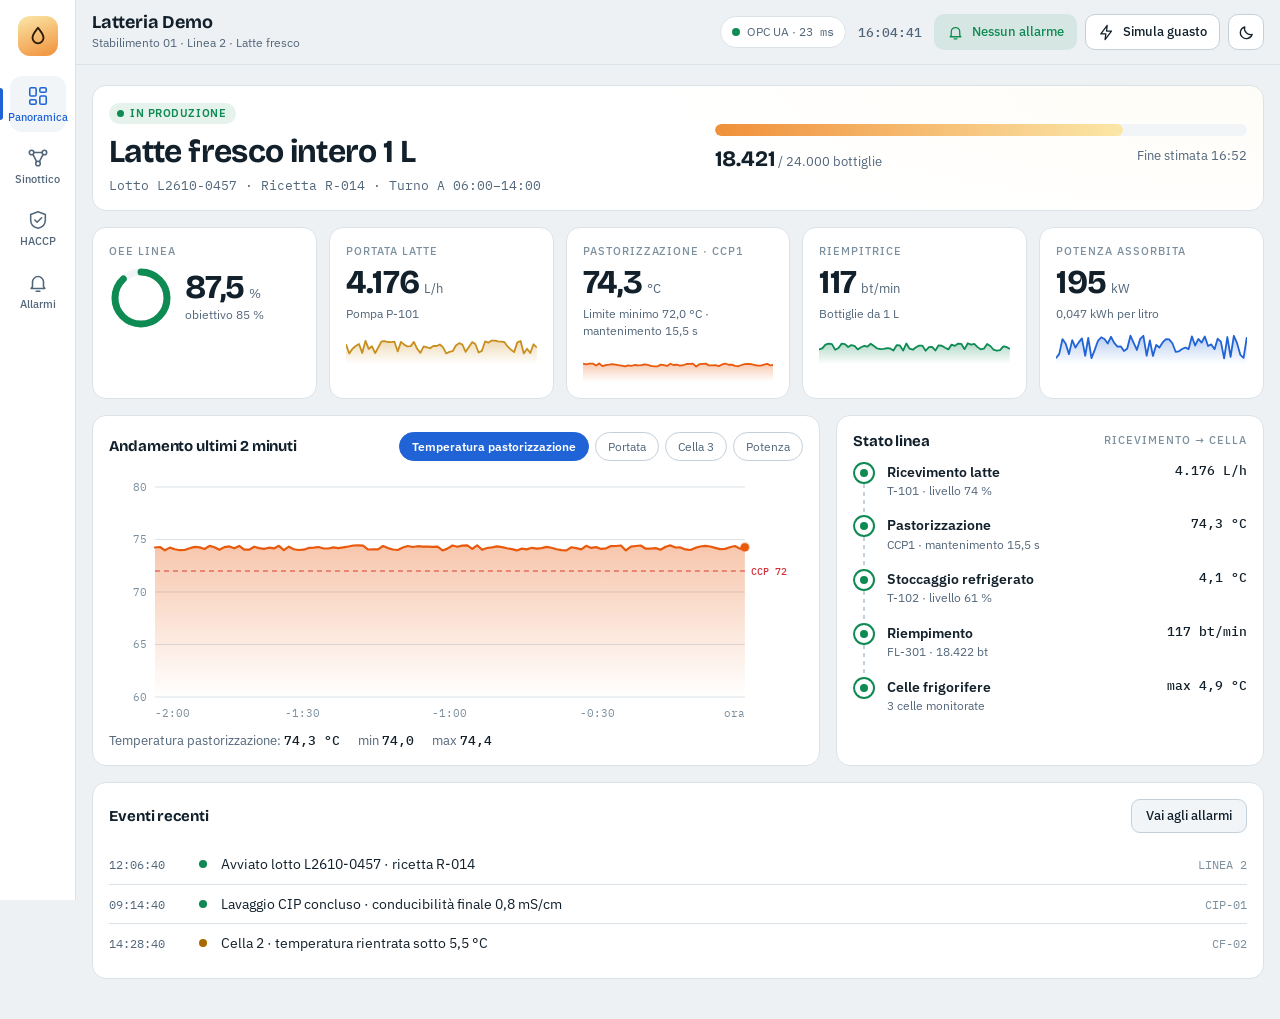
<file: demo/index.html>
<!doctype html>
<html lang="it">
<head>
<meta charset="utf-8">
<meta name="viewport" content="width=device-width, initial-scale=1, viewport-fit=cover">
<meta name="claude:viewport-fit-sides" content="cover">
<title>Latteria Demo SCADA</title>
<link rel="preconnect" href="https://fonts.googleapis.com">
<link rel="stylesheet" href="https://fonts.googleapis.com/css2?family=Bricolage+Grotesque:opsz,wght@12..96,500;12..96,700&family=IBM+Plex+Mono:wght@400;500&family=IBM+Plex+Sans:wght@400;500;600&display=swap">
<style>
/* Layout: icon rail + header + pages; hero is the animated process diagram with a slide-in equipment drawer.
   Palette: graphite-blue control room, milk cream = product, orange/blue = hot/cold utilities, semantic ok/warn/crit. */
:root{
  --bg:#0B1116; --rail:#0E161C; --surface:#121C24; --surface2:#182430; --line:#22323F; --line2:#2D4252;
  --fg:#E9EFF3; --muted:#92A4B1; --faint:#617685;
  --accent:#7DB4FF; --accent-ink:#071423;
  --ok:#45D08B; --warn:#F4B544; --crit:#FF5F5F;
  --ok-bg:rgba(69,208,139,.13); --warn-bg:rgba(244,181,68,.14); --crit-bg:rgba(255,95,95,.15);
  --milk:#F3EAD3; --milk-flow:#F3EAD3; --warm:#FFB070; --hot:#FF8142; --cold:#6CCDF0;
  --pipe:#223646; --tank-in:#080D11; --tank-wall:#3A5366; --scrim:rgba(3,8,12,.6);
  --shadow:0 18px 40px rgba(0,0,0,.45);
  --f-display:'Bricolage Grotesque','Segoe UI',system-ui,sans-serif;
  --f-body:'IBM Plex Sans','Segoe UI',system-ui,sans-serif;
  --f-mono:'IBM Plex Mono',ui-monospace,Menlo,Consolas,monospace;
  color-scheme:dark;
}
@media (prefers-color-scheme:light){
  :root:not([data-theme="dark"]){
    --bg:#EDF1F4; --rail:#FFFFFF; --surface:#FFFFFF; --surface2:#F2F5F8; --line:#DAE2E8; --line2:#C3CFD9;
    --fg:#12202B; --muted:#52667A; --faint:#7B8F9E;
    --accent:#1F63D6; --accent-ink:#FFFFFF;
    --ok:#0E8A53; --warn:#A86A00; --crit:#D62F3A;
    --ok-bg:rgba(14,138,83,.10); --warn-bg:rgba(184,116,0,.11); --crit-bg:rgba(214,47,58,.10);
    --milk:#FBE7A8; --milk-flow:#C98F1E; --warm:#F0903A; --hot:#E8590C; --cold:#1C8DBA;
    --pipe:#D3DEE6; --tank-in:#DCE6EC; --tank-wall:#9FB3C2; --scrim:rgba(20,34,46,.35);
    --shadow:0 18px 40px rgba(20,40,60,.16);
    color-scheme:light;
  }
}
:root[data-theme="light"]{
  --bg:#EDF1F4; --rail:#FFFFFF; --surface:#FFFFFF; --surface2:#F2F5F8; --line:#DAE2E8; --line2:#C3CFD9;
  --fg:#12202B; --muted:#52667A; --faint:#7B8F9E;
  --accent:#1F63D6; --accent-ink:#FFFFFF;
  --ok:#0E8A53; --warn:#A86A00; --crit:#D62F3A;
  --ok-bg:rgba(14,138,83,.10); --warn-bg:rgba(184,116,0,.11); --crit-bg:rgba(214,47,58,.10);
  --milk:#FBE7A8; --milk-flow:#C98F1E; --warm:#F0903A; --hot:#E8590C; --cold:#1C8DBA;
  --pipe:#D3DEE6; --tank-in:#DCE6EC; --tank-wall:#9FB3C2; --scrim:rgba(20,34,46,.35);
  --shadow:0 18px 40px rgba(20,40,60,.16);
  color-scheme:light;
}

*{box-sizing:border-box}
html,body{height:100%}
body{margin:0;background:var(--bg);color:var(--fg);font:14px/1.45 var(--f-body);-webkit-font-smoothing:antialiased}
button{font:inherit;color:inherit;cursor:pointer}
h1,h2,h3,p{margin:0}
.num{font-variant-numeric:tabular-nums}
.mono{font-family:var(--f-mono)}
:focus-visible{outline:2px solid var(--accent);outline-offset:2px}

/* ---------- shell ---------- */
.app{display:grid;grid-template-columns:76px minmax(0,1fr);min-height:100%}
.rail{position:sticky;top:env(safe-area-inset-top,0px);height:100vh;display:flex;flex-direction:column;align-items:center;gap:6px;padding:16px 0;background:var(--rail);border-right:1px solid var(--line)}
.mark{width:40px;height:40px;border-radius:12px;display:grid;place-items:center;margin-bottom:14px;background:linear-gradient(160deg,var(--milk),var(--warm));color:#2A1B08}
.mark svg{width:22px;height:22px}
.nav{width:56px;padding:9px 0 7px;border:0;border-radius:12px;background:none;color:var(--muted);display:flex;flex-direction:column;align-items:center;gap:3px;font-size:10.5px;font-weight:500;position:relative;transition:background .2s,color .2s}
.nav svg{width:22px;height:22px;fill:none;stroke:currentColor;stroke-width:1.7;stroke-linecap:round;stroke-linejoin:round}
.nav:hover{background:var(--surface2);color:var(--fg)}
.nav[aria-current="page"]{background:var(--surface2);color:var(--accent)}
.nav[aria-current="page"]::before{content:"";position:absolute;left:-10px;top:12px;bottom:12px;width:3px;border-radius:0 3px 3px 0;background:var(--accent)}
.nav .badge{position:absolute;top:3px;right:6px;min-width:16px;height:16px;padding:0 4px;border-radius:8px;background:var(--crit);color:#fff;font-size:10px;font-weight:600;line-height:16px;text-align:center}
.nav .badge[hidden]{display:none}
.rail .grow{flex:1}

.main{min-width:0;display:flex;flex-direction:column}
.wrap{padding-left:max(16px,env(safe-area-inset-left,0px));padding-right:max(16px,env(safe-area-inset-right,0px))}
.top{position:sticky;top:env(safe-area-inset-top,0px);z-index:20;background:color-mix(in srgb,var(--bg) 88%,transparent);backdrop-filter:blur(12px);-webkit-backdrop-filter:blur(12px);border-bottom:1px solid var(--line)}
.top-in{display:flex;align-items:center;justify-content:space-between;gap:12px;min-height:64px;flex-wrap:wrap;padding-block:8px}
.plant{min-width:0}
.plant b{display:block;font:700 18px/1.15 var(--f-display);letter-spacing:-.01em}
.plant span{color:var(--muted);font-size:12px}
.top-r{display:flex;align-items:center;gap:8px;flex-wrap:wrap}
.conn{display:inline-flex;align-items:center;gap:7px;padding:6px 11px;border:1px solid var(--line);border-radius:999px;font-size:12px;color:var(--muted);background:var(--surface)}
.dot{width:8px;height:8px;border-radius:50%;background:var(--ok);box-shadow:0 0 0 0 var(--ok);animation:ping 2s infinite}
@keyframes ping{0%{box-shadow:0 0 0 0 color-mix(in srgb,var(--ok) 55%,transparent)}80%,100%{box-shadow:0 0 0 8px transparent}}
.clock{font:500 13px var(--f-mono);color:var(--muted);padding:0 4px}
.ibtn{display:inline-flex;align-items:center;gap:8px;height:36px;padding:0 12px;border:1px solid var(--line2);background:var(--surface);border-radius:10px;font-size:13px;font-weight:500;transition:background .2s,border-color .2s}
.ibtn:hover{background:var(--surface2);border-color:var(--faint)}
.ibtn svg{width:17px;height:17px;fill:none;stroke:currentColor;stroke-width:1.8;stroke-linecap:round;stroke-linejoin:round}
.ibtn.sq{width:36px;padding:0;justify-content:center}
.alchip{border-color:transparent;background:var(--ok-bg);color:var(--ok)}
.alchip.warn{background:var(--warn-bg);color:var(--warn)}
.alchip.crit{background:var(--crit-bg);color:var(--crit);animation:glow 1.3s ease-in-out infinite}
@keyframes glow{50%{box-shadow:0 0 0 4px color-mix(in srgb,var(--crit) 28%,transparent)}}
.simwrap{position:relative}
.menu{position:absolute;right:0;top:44px;z-index:30;width:min(300px,calc(100vw - 32px));background:var(--surface);border:1px solid var(--line2);border-radius:14px;box-shadow:var(--shadow);padding:6px}
.menu h4{margin:8px 10px 6px;font:500 11px var(--f-body);letter-spacing:.08em;text-transform:uppercase;color:var(--faint)}
.menu button{width:100%;display:flex;gap:10px;align-items:flex-start;text-align:left;padding:10px;border:0;background:none;border-radius:9px}
.menu button:hover{background:var(--surface2)}
.menu button small{display:block;color:var(--muted);font-size:12px}
.menu .tick{margin-left:auto;width:18px;height:18px;border-radius:50%;border:1.5px solid var(--line2);flex:none;display:grid;place-items:center;font-size:11px}
.menu button.on .tick{background:var(--crit);border-color:var(--crit);color:#fff}
.menu hr{border:0;border-top:1px solid var(--line);margin:6px 0}

main{flex:1;padding-block:20px 40px}
.page[hidden]{display:none}
.page{display:flex;flex-direction:column;gap:16px;animation:rise .45s ease both}
@keyframes rise{from{opacity:0;transform:translateY(8px)}to{opacity:1;transform:none}}

/* ---------- primitives ---------- */
.card{background:var(--surface);border:1px solid var(--line);border-radius:14px;padding:16px;min-width:0}
.card-h{display:flex;align-items:center;justify-content:space-between;gap:10px;flex-wrap:wrap;margin-bottom:12px}
.card-h h2{font:700 15px/1.2 var(--f-display);letter-spacing:-.005em}
.eyebrow{font-size:11px;font-weight:500;letter-spacing:.09em;text-transform:uppercase;color:var(--faint)}
.pill{display:inline-flex;align-items:center;gap:6px;padding:3px 10px 3px 8px;border-radius:999px;font-size:11px;font-weight:600;letter-spacing:.05em;text-transform:uppercase;background:var(--surface2);color:var(--muted);white-space:nowrap}
.pill::before{content:"";width:7px;height:7px;border-radius:50%;background:currentColor}
.pill.ok{background:var(--ok-bg);color:var(--ok)}
.pill.warn{background:var(--warn-bg);color:var(--warn)}
.pill.crit{background:var(--crit-bg);color:var(--crit)}
.pill.ok::before{animation:blink 2s infinite}
.pill.crit::before{animation:blink .8s infinite}
@keyframes blink{50%{opacity:.25}}
.chips{display:flex;gap:6px;flex-wrap:wrap}
.chipb{border:1px solid var(--line2);background:none;border-radius:999px;padding:5px 12px;font-size:12px;color:var(--muted);transition:all .2s}
.chipb:hover{color:var(--fg)}
.chipb[aria-pressed="true"]{background:var(--accent);border-color:var(--accent);color:var(--accent-ink);font-weight:600}

/* ---------- overview ---------- */
.batch{display:grid;grid-template-columns:minmax(0,1.1fr) minmax(0,1fr);gap:20px;align-items:center;background:
  radial-gradient(900px 220px at 100% 0,color-mix(in srgb,var(--milk) 10%,transparent),transparent 70%),var(--surface)}
.batch h1{font:700 clamp(22px,3.2vw,32px)/1.1 var(--f-display);letter-spacing:-.02em;margin:10px 0 6px}
.batch .meta{color:var(--muted);font-size:12.5px}
.prog-bar{height:12px;border-radius:6px;background:var(--surface2);overflow:hidden;position:relative}
.prog-bar i{display:block;height:100%;width:0;border-radius:6px;background:linear-gradient(90deg,var(--warm),var(--milk));transition:width 1s ease;position:relative;overflow:hidden}
.prog-bar i::after{content:"";position:absolute;inset:0;background:linear-gradient(100deg,transparent 30%,rgba(255,255,255,.55) 50%,transparent 70%);transform:translateX(-100%);animation:sheen 2.6s ease-in-out infinite}
@keyframes sheen{to{transform:translateX(100%)}}
.prog-txt{display:flex;justify-content:space-between;gap:10px;flex-wrap:wrap;margin-top:10px;color:var(--muted);font-size:12.5px}
.prog-txt b{font:700 22px var(--f-display);color:var(--fg);letter-spacing:-.01em}

.kpis{display:grid;grid-template-columns:repeat(5,minmax(0,1fr));gap:12px}
.kpi{display:flex;flex-direction:column;gap:6px;overflow:hidden;transition:border-color .3s,transform .25s}
.kpi:hover{transform:translateY(-2px);border-color:var(--line2)}
.kpi.crit{border-color:color-mix(in srgb,var(--crit) 60%,var(--line))}
.kpi .v{display:flex;align-items:baseline;gap:5px}
.kpi .v b{font:700 clamp(26px,2.6vw,34px)/1 var(--f-display);letter-spacing:-.02em}
.kpi .v span{color:var(--muted);font-size:13px}
.kpi small{color:var(--muted);font-size:12px}
.kpi svg.sp{width:100%;height:34px;display:block;margin-top:2px}
.kpi.crit .v b{color:var(--crit)}
.ring{display:flex;align-items:center;gap:12px}
.ring svg{width:64px;height:64px;flex:none}
.ring circle{fill:none;stroke-width:7}
.ring .bg{stroke:var(--surface2)}
.ring .fg{stroke:var(--ok);stroke-linecap:round;transform:rotate(-90deg);transform-origin:50% 50%;transition:stroke-dashoffset 1s ease,stroke .4s}

.grid2{display:grid;grid-template-columns:minmax(0,1.7fr) minmax(0,1fr);gap:16px}
.chart-wrap{position:relative}
.chart{width:100%;height:250px;display:block;touch-action:pan-y}
.chart .grid{stroke:var(--line);stroke-width:1}
.chart .axis{fill:var(--faint);font:11px var(--f-mono)}
.chart .lim{stroke-width:1.2;stroke-dasharray:5 4}
.chart .lim.crit{stroke:var(--crit)}.chart .lim.warn{stroke:var(--warn)}
.chart .limt{font:500 10.5px var(--f-mono)}
.chart .limt.crit{fill:var(--crit)}.chart .limt.warn{fill:var(--warn)}
.chart .ln{fill:none;stroke:var(--c);stroke-width:2.2;stroke-linejoin:round;stroke-linecap:round}
.chart .hv{stroke:var(--faint);stroke-width:1}
.chart .pulse{fill:var(--c);opacity:.35;transform-box:fill-box;transform-origin:center;animation:ringp 1.8s ease-out infinite}
@keyframes ringp{from{transform:scale(.6);opacity:.5}to{transform:scale(2.6);opacity:0}}
.tip{position:absolute;top:6px;pointer-events:none;background:var(--surface2);border:1px solid var(--line2);border-radius:8px;padding:5px 9px;font:500 12px var(--f-mono);white-space:nowrap;transform:translateX(-50%)}
.chart-foot{display:flex;gap:18px;flex-wrap:wrap;margin-top:8px;color:var(--muted);font-size:12.5px}
.chart-foot b{color:var(--fg);font:500 13px var(--f-mono)}

.steps{list-style:none;margin:0;padding:0;display:flex;flex-direction:column}
.step{display:grid;grid-template-columns:22px minmax(0,1fr) auto;gap:12px;align-items:start;position:relative;padding-bottom:16px}
.step:last-child{padding-bottom:0}
.step::before{content:"";position:absolute;left:10px;top:22px;bottom:0;width:2px;background:repeating-linear-gradient(180deg,var(--line2) 0 4px,transparent 4px 8px);background-size:2px 8px;animation:down 1s linear infinite}
.step:last-child::before{display:none}
@keyframes down{to{background-position:0 8px}}
.sd{width:22px;height:22px;border-radius:50%;border:2px solid var(--ok);display:grid;place-items:center;background:var(--surface)}
.sd::after{content:"";width:8px;height:8px;border-radius:50%;background:var(--ok)}
.step.warn .sd{border-color:var(--warn)}.step.warn .sd::after{background:var(--warn)}
.step.crit .sd{border-color:var(--crit);animation:glow 1.2s infinite}.step.crit .sd::after{background:var(--crit)}
.step b{font-weight:600}
.step small{display:block;color:var(--muted);font-size:12px}
.step .sv{font:500 13px var(--f-mono);text-align:right}

.evs{list-style:none;margin:0;padding:0;display:flex;flex-direction:column}
.ev{display:grid;grid-template-columns:78px 10px minmax(0,1fr) auto;gap:12px;align-items:baseline;padding:9px 0;border-top:1px solid var(--line);animation:rise .4s ease both}
.ev:first-child{border-top:0}
.ev time{font:12px var(--f-mono);color:var(--muted)}
.ev i{width:8px;height:8px;border-radius:50%;background:var(--faint);align-self:center}
.ev.warn i{background:var(--warn)}.ev.crit i{background:var(--crit)}.ev.ok i{background:var(--ok)}
.ev .tg{font:11.5px var(--f-mono);color:var(--faint)}

/* ---------- scada ---------- */
.sc-card{padding:0;overflow:hidden}
.sc-head{display:flex;justify-content:space-between;align-items:center;gap:12px;flex-wrap:wrap;padding:14px 16px;border-bottom:1px solid var(--line)}
.sc-scroll{overflow-x:auto;overscroll-behavior-x:contain;background:
  radial-gradient(circle at 1px 1px,var(--line) 1px,transparent 1.2px) 0 0/24px 24px}
.scada{display:block;width:100%;min-width:980px;height:auto}
.legend{display:flex;gap:16px;flex-wrap:wrap;padding:12px 16px;border-top:1px solid var(--line);color:var(--muted);font-size:12px}
.legend span{display:inline-flex;align-items:center;gap:7px}
.legend i{width:18px;height:0;border-top:4px dotted var(--c)}
.hint{display:none;color:var(--faint);font-size:12px}
.scada .pipe{fill:none;stroke:var(--pipe);stroke-width:12;stroke-linecap:round;stroke-linejoin:round}
.scada .flow{fill:none;stroke-width:4;stroke-dasharray:1 15;stroke-linecap:round;animation:flow var(--spd,1s) linear infinite;transition:opacity .4s}
.scada .flow.milk{stroke:var(--milk-flow)}.scada .flow.warm{stroke:var(--warm)}.scada .flow.hot{stroke:var(--hot)}.scada .flow.cold{stroke:var(--cold)}.scada .flow.bad{stroke:var(--crit)}
.scada .flow.off{opacity:0;animation-play-state:paused}
@keyframes flow{to{stroke-dashoffset:-16}}
.scada .tank{fill:var(--tank-in)}
.scada .wall{fill:none;stroke:var(--tank-wall);stroke-width:3}
.scada .milkf{fill:var(--milk)}
.scada .milkf2{fill:var(--milk);opacity:.55}
.scada .liq{transition:transform 1.4s cubic-bezier(.3,.7,.3,1)}
.scada .wv1{animation:wave 4s linear infinite}
.scada .wv2{animation:wave 6.5s linear infinite reverse}
@keyframes wave{to{transform:translateX(-80px)}}
.scada .ttl{fill:var(--muted);font:600 11px var(--f-body);letter-spacing:.09em}
.scada .sub{fill:var(--faint);font:11px var(--f-mono)}
.scada .chip rect{fill:var(--surface2);stroke:var(--line2);stroke-width:1}
.scada .chip .l{fill:var(--muted);font:11px var(--f-body)}
.scada .chip .v{fill:var(--fg);font:500 12.5px var(--f-mono)}
.scada .body{fill:var(--surface2);stroke:var(--tank-wall);stroke-width:2.5}
.scada .imp{transform-box:fill-box;transform-origin:center;animation:spin .9s linear infinite}
.scada .imp.stop{animation-play-state:paused}
.scada .imp path{stroke:var(--accent);stroke-width:5;stroke-linecap:round;fill:none}
.scada .imp circle{fill:var(--accent)}
@keyframes spin{to{transform:rotate(360deg)}}
.scada .plate{animation:shim 2.4s ease-in-out infinite}
.scada .plate.h{fill:var(--hot)}.scada .plate.p{fill:var(--milk)}
@keyframes shim{0%,100%{opacity:.25}50%{opacity:.85}}
.scada .valve{fill:var(--ok);transition:fill .3s}
.scada .valve.div{fill:var(--crit)}
.scada .belt{fill:var(--pipe)}
.scada .beltl{stroke:var(--tank-wall);stroke-width:2;stroke-dasharray:6 18;animation:belt var(--bs,1.4s) linear infinite}
@keyframes belt{to{stroke-dashoffset:-24}}
.scada .btb{fill:none;stroke:var(--tank-wall);stroke-width:2}
.scada .btf{fill:var(--milk)}
.scada .btc{fill:var(--accent)}
.scada .halo{fill:none;stroke:transparent;stroke-width:2;stroke-dasharray:5 4}
.scada .eq{cursor:pointer;outline:none}
.scada .eq:hover .halo,.scada .eq:focus-visible .halo{stroke:var(--accent)}
.scada .eq.warn .halo{stroke:var(--warn)}
.scada .eq.crit .halo{stroke:var(--crit);animation:halo 1s ease-in-out infinite}
@keyframes halo{50%{stroke-opacity:.2}}
.scada .rtl{fill:var(--crit);font:600 11px var(--f-body);letter-spacing:.1em;opacity:0;transition:opacity .3s}
.scada .rtl.on{opacity:1;animation:blink 1s infinite}
.scada .ccp.crit rect{stroke:var(--crit);fill:var(--crit-bg)}

/* ---------- drawer ---------- */
.scrim{position:fixed;inset:0;background:var(--scrim);opacity:0;pointer-events:none;transition:opacity .3s;z-index:40}
.scrim.on{opacity:1;pointer-events:auto}
.drawer{position:fixed;z-index:50;top:0;right:0;bottom:0;width:min(400px,100%);background:var(--surface);border-left:1px solid var(--line2);box-shadow:var(--shadow);transform:translateX(105%);transition:transform .38s cubic-bezier(.2,.8,.2,1);display:flex;flex-direction:column;padding-top:env(safe-area-inset-top,0px);padding-bottom:env(safe-area-inset-bottom,0px);visibility:hidden}
.drawer.on{transform:none;visibility:visible}
.dr-h{display:flex;justify-content:space-between;gap:12px;align-items:flex-start;padding:18px 18px 12px}
.dr-h h3{font:700 20px/1.15 var(--f-display);letter-spacing:-.01em;margin-top:4px}
.dr-b{padding:0 18px 18px;overflow:auto;display:flex;flex-direction:column;gap:16px}
.mets{display:grid;grid-template-columns:repeat(3,minmax(0,1fr));gap:8px}
.met{background:var(--surface2);border-radius:10px;padding:10px}
.met small{display:block;color:var(--muted);font-size:11.5px;margin-bottom:3px}
.met b{font:700 20px/1.1 var(--f-display)}
.met span{color:var(--muted);font-size:12px;margin-left:2px}
.dr-sp{width:100%;height:80px;display:block}
.hold{position:relative;width:100%;display:flex;align-items:center;gap:12px;padding:12px 14px;border-radius:12px;border:1px solid var(--line2);background:var(--surface2);text-align:left;overflow:hidden;user-select:none;touch-action:none}
.hold::before{content:"";position:absolute;inset:0;background:color-mix(in srgb,var(--crit) 28%,transparent);transform:scaleX(var(--p,0));transform-origin:left}
.hold > *{position:relative}
.hold small{display:block;color:var(--muted);font-size:12px}
.hold:disabled{opacity:.5;cursor:not-allowed}
.xbtn{width:34px;height:34px;border-radius:10px;border:1px solid var(--line2);background:none;font-size:18px;line-height:1}
.xbtn:hover{background:var(--surface2)}

/* ---------- haccp ---------- */
.ccps{display:grid;grid-template-columns:repeat(3,minmax(0,1fr));gap:12px}
.ccp{display:flex;flex-direction:column;gap:10px}
.ccp .row{display:flex;justify-content:space-between;align-items:flex-start;gap:8px}
.ccp .big{font:700 34px/1 var(--f-display);letter-spacing:-.02em}
.ccp .big span{font-size:15px;color:var(--muted);font-weight:500;margin-left:3px}
.ccp .lim{color:var(--muted);font-size:12.5px}
.ccp.crit{border-color:color-mix(in srgb,var(--crit) 60%,var(--line))}
.cells{display:grid;grid-template-columns:repeat(3,minmax(0,1fr));gap:12px}
.cell{display:grid;grid-template-columns:44px minmax(0,1fr);gap:14px}
.thermo{position:relative;width:34px;height:150px;border-radius:17px 17px 17px 17px;background:var(--surface2);border:1px solid var(--line2);overflow:hidden;justify-self:center}
.thermo i{position:absolute;left:0;right:0;bottom:0;background:linear-gradient(0deg,var(--cold),color-mix(in srgb,var(--cold) 50%,#fff));transition:height 1s ease,background .5s}
.thermo.warn i{background:linear-gradient(0deg,var(--warn),var(--warm))}
.thermo.crit i{background:linear-gradient(0deg,var(--crit),var(--hot))}
.thermo b{position:absolute;left:0;right:0;border-top:1.5px dashed var(--faint)}
.cell .info{display:flex;flex-direction:column;gap:8px;min-width:0}
.cell .big{font:700 32px/1 var(--f-display);letter-spacing:-.02em}
.cell .big span{font-size:15px;color:var(--muted);font-weight:500}
.cell svg.sp{width:100%;height:38px}
.cell .door{display:flex;gap:6px;flex-wrap:wrap}
.two{display:grid;grid-template-columns:minmax(0,1fr) minmax(0,1.3fr);gap:16px}
.cip{display:flex;flex-direction:column;gap:0}
.cipstep{display:grid;grid-template-columns:22px minmax(0,1fr) auto;gap:12px;align-items:center;padding:8px 0;position:relative}
.cipstep .ck{width:22px;height:22px;border-radius:50%;background:var(--ok-bg);color:var(--ok);display:grid;place-items:center;font-size:12px;font-weight:700}
.cipstep span{font:12px var(--f-mono);color:var(--muted)}
.cd{font:700 30px var(--f-display);letter-spacing:-.01em}
.tw{overflow-x:auto}
table{width:100%;border-collapse:collapse;font-size:13px}
th{text-align:left;font-weight:500;color:var(--faint);font-size:11px;letter-spacing:.08em;text-transform:uppercase;padding:0 12px 8px 0;white-space:nowrap}
td{padding:10px 12px 10px 0;border-top:1px solid var(--line);white-space:nowrap}
td.mono{font-size:12.5px}

/* ---------- alarms ---------- */
.acount{display:grid;grid-template-columns:repeat(3,minmax(0,1fr));gap:12px}
.acount .card{display:flex;align-items:center;gap:14px}
.acount b{font:700 36px/1 var(--f-display)}
.acount small{color:var(--muted)}
.alist{display:flex;flex-direction:column;gap:8px}
.arow{display:grid;grid-template-columns:4px 92px minmax(0,1fr) auto;gap:14px;align-items:center;background:var(--surface);border:1px solid var(--line);border-radius:12px;padding:12px 14px 12px 0;overflow:hidden;animation:rise .35s ease both}
.arow .st{align-self:stretch;background:var(--faint)}
.arow.warn .st{background:var(--warn)}.arow.crit .st{background:var(--crit)}
.arow.crit.un{background:linear-gradient(90deg,var(--crit-bg),transparent 60%),var(--surface)}
.arow.cleared{opacity:.62}
.arow time{font:12.5px var(--f-mono);color:var(--muted)}
.arow .tx{min-width:0}
.arow .tx b{font-weight:500;display:block}
.arow .tx small{font:12px var(--f-mono);color:var(--faint)}
.empty{padding:36px 16px;text-align:center;color:var(--muted);border:1px dashed var(--line2);border-radius:12px}
.btn{height:34px;padding:0 14px;border-radius:9px;border:1px solid var(--line2);background:var(--surface2);font-size:13px;font-weight:500;white-space:nowrap}
.btn:hover{border-color:var(--faint)}
.btn.pri{background:var(--accent);border-color:var(--accent);color:var(--accent-ink)}

/* ---------- toasts ---------- */
.toasts{position:fixed;z-index:60;top:calc(72px + env(safe-area-inset-top,0px));right:max(16px,env(safe-area-inset-right,0px));display:flex;flex-direction:column;gap:8px;width:min(360px,calc(100vw - 32px));pointer-events:none}
.toast{pointer-events:auto;display:grid;grid-template-columns:4px minmax(0,1fr);background:var(--surface);border:1px solid var(--line2);border-radius:12px;box-shadow:var(--shadow);overflow:hidden;animation:tin .45s cubic-bezier(.2,.9,.3,1.2) both}
.toast.out{animation:tout .3s ease both}
.toast .st{background:var(--warn)}.toast.crit .st{background:var(--crit)}.toast.ok .st{background:var(--ok)}
.toast div{padding:10px 12px}
.toast b{display:block;font-size:12px;letter-spacing:.07em;text-transform:uppercase;color:var(--warn)}
.toast.crit b{color:var(--crit)}.toast.ok b{color:var(--ok)}
.toast span{font-size:13px}
@keyframes tin{from{transform:translateX(120%) rotate(2deg);opacity:0}}
@keyframes tout{to{transform:translateX(120%);opacity:0}}

.tabbar{display:none}

/* ---------- responsive ---------- */
@media (max-width:1180px){
  .kpis{grid-template-columns:repeat(3,minmax(0,1fr))}
  .grid2,.two{grid-template-columns:minmax(0,1fr)}
}
@media (max-width:820px){
  .app{grid-template-columns:minmax(0,1fr)}
  .rail{display:none}
  .tabbar{display:grid;grid-template-columns:repeat(4,1fr);position:fixed;z-index:30;left:0;right:0;bottom:0;background:var(--rail);border-top:1px solid var(--line);padding:6px max(8px,env(safe-area-inset-right,0px)) calc(6px + env(safe-area-inset-bottom,0px)) max(8px,env(safe-area-inset-left,0px))}
  .tabbar .nav{width:100%}
  .tabbar .nav[aria-current="page"]::before{left:22%;right:22%;top:-7px;bottom:auto;width:auto;height:3px;border-radius:0 0 3px 3px}
  main{padding-bottom:96px}
  .batch{grid-template-columns:minmax(0,1fr)}
  .ccps,.cells,.acount{grid-template-columns:minmax(0,1fr)}
  .ibtn .lbl{display:none}
  .ibtn.simb{padding:0;width:36px;justify-content:center}
  .conn .txt{display:none}
  .hint{display:inline}
  .drawer{top:auto;left:0;right:0;width:100%;max-height:82%;border-left:0;border-top:1px solid var(--line2);border-radius:18px 18px 0 0;transform:translateY(105%)}
  .drawer.on{transform:none}
  .arow{grid-template-columns:4px minmax(0,1fr);padding:12px 14px 12px 0}
  .arow time{grid-column:2}.arow .tx{grid-column:2}.arow .acts{grid-column:2}
  .ev{grid-template-columns:64px 10px minmax(0,1fr)}.ev .tg{display:none}
  .toasts{top:calc(64px + env(safe-area-inset-top,0px))}
}
@media (max-width:560px){
  .kpis{grid-template-columns:repeat(2,minmax(0,1fr))}
  .kpi.wide{grid-column:span 2}
  .mets{grid-template-columns:repeat(2,minmax(0,1fr))}
  .clock{display:none}
}
@media (prefers-reduced-motion:reduce){
  *,*::before,*::after{animation:none!important;transition:none!important}
}
</style>
</head>
<body>
<div class="app">
  <aside class="rail" id="rail" aria-label="Navigazione"></aside>
  <div class="main">
    <header class="top">
      <div class="top-in wrap">
        <div class="plant"><b>Latteria Demo</b><span>Stabilimento 01 · Linea 2 · Latte fresco</span></div>
        <div class="top-r">
          <span class="conn"><i class="dot"></i><span class="txt">OPC UA · <span class="mono" id="lat">22 ms</span></span></span>
          <span class="clock" id="clock">--:--:--</span>
          <button class="ibtn alchip" id="alchip" aria-label="Allarmi attivi"><svg viewBox="0 0 24 24"><path d="M6 16V11a6 6 0 1112 0v5l1.5 2h-15z"/><path d="M10 21h4"/></svg><span id="alnum">Nessun allarme</span></button>
          <div class="simwrap">
            <button class="ibtn simb" id="simbtn" aria-haspopup="true" aria-expanded="false"><svg viewBox="0 0 24 24"><path d="M13 2L4 14h7l-1 8 9-12h-7z"/></svg><span class="lbl">Simula guasto</span></button>
            <div class="menu" id="simmenu" hidden></div>
          </div>
          <button class="ibtn sq" id="themebtn" aria-label="Cambia tema"><svg viewBox="0 0 24 24" id="themeico"></svg></button>
        </div>
      </div>
    </header>

    <main class="wrap">
      <!-- PANORAMICA -->
      <section class="page" id="p-panoramica">
        <div class="card batch">
          <div>
            <span class="pill ok" id="lineState">In produzione</span>
            <h1>Latte fresco intero 1 L</h1>
            <div class="meta mono">Lotto L2610-0457 · Ricetta R-014 · Turno A 06:00–14:00</div>
          </div>
          <div>
            <div class="prog-bar"><i id="batchBar"></i></div>
            <div class="prog-txt"><span><b class="num" id="batchDone">0</b> / 24.000 bottiglie</span><span id="batchEta" class="num">Fine stimata --:--</span></div>
          </div>
        </div>

        <div class="kpis">
          <div class="card kpi" id="k-oee"><span class="eyebrow">OEE linea</span>
            <div class="ring"><svg viewBox="0 0 64 64"><circle class="bg" cx="32" cy="32" r="26"/><circle class="fg" id="oeering" cx="32" cy="32" r="26" stroke-dasharray="163.4" stroke-dashoffset="163.4"/></svg>
              <div><div class="v"><b class="num" id="v-oee">0</b><span>%</span></div><small>obiettivo 85 %</small></div></div></div>
          <div class="card kpi" id="k-flow"><span class="eyebrow">Portata latte</span><div class="v"><b class="num" id="v-flow">0</b><span>L/h</span></div><small>Pompa P-101</small><svg class="sp" id="sp-flow" preserveAspectRatio="none"></svg></div>
          <div class="card kpi" id="k-temp"><span class="eyebrow">Pastorizzazione · CCP1</span><div class="v"><b class="num" id="v-temp">0</b><span>°C</span></div><small id="s-temp">Limite minimo 72,0 °C</small><svg class="sp" id="sp-temp" preserveAspectRatio="none"></svg></div>
          <div class="card kpi" id="k-bpm"><span class="eyebrow">Riempitrice</span><div class="v"><b class="num" id="v-bpm">0</b><span>bt/min</span></div><small>Bottiglie da 1 L</small><svg class="sp" id="sp-bpm" preserveAspectRatio="none"></svg></div>
          <div class="card kpi wide" id="k-pow"><span class="eyebrow">Potenza assorbita</span><div class="v"><b class="num" id="v-pow">0</b><span>kW</span></div><small id="s-pow">0,00 kWh per litro</small><svg class="sp" id="sp-pow" preserveAspectRatio="none"></svg></div>
        </div>

        <div class="grid2">
          <div class="card">
            <div class="card-h"><h2>Andamento ultimi 2 minuti</h2><div class="chips" id="serieschips" role="group" aria-label="Grandezza"></div></div>
            <div class="chart-wrap"><svg class="chart" id="chart" role="img" aria-label="Grafico andamento"></svg><div class="tip" id="tip" hidden></div></div>
            <div class="chart-foot" id="chartfoot"></div>
          </div>
          <div class="card">
            <div class="card-h"><h2>Stato linea</h2><span class="eyebrow">Ricevimento → cella</span></div>
            <ol class="steps" id="steps"></ol>
          </div>
        </div>

        <div class="card">
          <div class="card-h"><h2>Eventi recenti</h2><button class="btn" data-go="allarmi">Vai agli allarmi</button></div>
          <ul class="evs" id="evs"></ul>
        </div>
      </section>

      <!-- SINOTTICO -->
      <section class="page" id="p-sinottico" hidden>
        <div class="card sc-card">
          <div class="sc-head">
            <div><h2 style="font:700 15px var(--f-display)">Sinottico di processo · Linea 2</h2><span class="hint">Scorri il disegno in orizzontale</span></div>
            <span class="eyebrow">Tocca un componente per i dettagli</span>
          </div>
          <div class="sc-scroll"><svg class="scada" id="scada" viewBox="0 0 1240 560" role="group" aria-label="Sinottico di processo"></svg></div>
          <div class="legend">
            <span style="--c:var(--milk-flow)"><i></i>Latte</span>
            <span style="--c:var(--warm)"><i></i>Latte in pastorizzazione</span>
            <span style="--c:var(--hot)"><i></i>Acqua calda 82 °C</span>
            <span style="--c:var(--cold)"><i></i>Glicole freddo</span>
            <span style="--c:var(--crit)"><i></i>Ricircolo (non conforme)</span>
          </div>
        </div>
      </section>

      <!-- HACCP -->
      <section class="page" id="p-haccp" hidden>
        <div class="ccps" id="ccps"></div>
        <div class="card-h" style="margin:4px 0 -4px"><h2 style="font:700 16px var(--f-display)">Celle frigorifere</h2><span class="eyebrow">Limite ≤ 4,5 °C · allarme sopra 5,5 °C</span></div>
        <div class="cells" id="cells"></div>
        <div class="two">
          <div class="card">
            <div class="card-h"><h2>Lavaggio CIP</h2><span class="pill ok">Conforme</span></div>
            <div class="eyebrow">Prossimo ciclo tra</div>
            <div class="cd num" id="cipcd">--:--:--</div>
            <div class="cip" id="cip" style="margin-top:8px"></div>
          </div>
          <div class="card">
            <div class="card-h"><h2>Tracciabilità lotti</h2><span class="eyebrow">Ultime 24 h</span></div>
            <div class="tw"><table>
              <thead><tr><th>Lotto</th><th>Prodotto</th><th>Bottiglie</th><th>CCP1</th><th>Stato</th></tr></thead>
              <tbody id="lots"></tbody>
            </table></div>
          </div>
        </div>
      </section>

      <!-- ALLARMI -->
      <section class="page" id="p-allarmi" hidden>
        <div class="acount" id="acount"></div>
        <div class="card-h" style="margin:4px 0 -4px">
          <div class="chips" id="afilter" role="group" aria-label="Filtro allarmi"></div>
          <button class="btn pri" id="ackall">Riconosci tutti</button>
        </div>
        <div class="alist" id="alist"></div>
      </section>
    </main>
  </div>
</div>

<nav class="tabbar" id="tabbar" aria-label="Navigazione"></nav>
<div class="scrim" id="scrim"></div>
<aside class="drawer" id="drawer" aria-label="Dettaglio componente"></aside>
<div class="toasts" id="toasts" aria-live="polite"></div>

<script>
(() => {
'use strict';
const $ = (s, r = document) => r.querySelector(s);
const $$ = (s, r = document) => [...r.querySelectorAll(s)];
const clamp = (v, a, b) => Math.min(b, Math.max(a, v));
const rnd = (a, b) => a + Math.random() * (b - a);
const fmt = (v, d = 0) => v.toLocaleString('it-IT', { minimumFractionDigits: d, maximumFractionDigits: d });
const RM = matchMedia('(prefers-reduced-motion: reduce)').matches;
const store = { get(k) { try { return localStorage.getItem(k); } catch (e) { return null; } }, set(k, v) { try { localStorage.setItem(k, v); } catch (e) {} } };

/* ================= STATE ================= */
const N = 120;
const S = {
  t101: 74, t102: 61, manual: true, trip: false, flow: 4180, temp: 74.3, tin: 5.9, tout: 4.1, hot: 82.1,
  bpm: 118, power: 192, oee: 87.4, cells: [3.8, 4.1, 4.9], fdv: false,
  done: 18420, goal: 24000, f: { temp: false, cold: false, level: false }
};
const H = { c0: [], c1: [], temp: [], flow: [], cell: [], power: [], bpm: [], t101: [], t102: [] };
const seed = (k, f) => { for (let i = 0; i < N; i++) H[k].push(f(i)); };
seed('temp', () => 74.2 + rnd(-.25, .25)); seed('flow', () => 4180 + rnd(-60, 60)); seed('cell', () => 4.9 + rnd(-.15, .15)); seed('c0', () => 3.8 + rnd(-.1, .1)); seed('c1', () => 4.1 + rnd(-.1, .1));
seed('power', () => 190 + rnd(-6, 6)); seed('bpm', () => 118 + rnd(-1, 1)); seed('t101', () => 74 + rnd(-.3, .3)); seed('t102', () => 61 + rnd(-.3, .3));
const flowOn = () => S.manual && !S.trip && S.flow > 80;

const A = []; let rev = 1; let filter = 'attivi';
const LOG = [];
const ago = m => new Date(Date.now() - m * 60000);
const quiet = id => { const c = A.find(a => a.id === id && a.active); if (c) { c.active = false; c.t1 = new Date(); rev++; } };
const logEv = (sev, text, tag, t) => { LOG.unshift({ t: t || new Date(), sev, text, tag }); if (LOG.length > 40) LOG.pop(); rev++; };
[['ok', 'Avviato lotto L2610-0457 · ricetta R-014', 'LINEA 2', 238], ['ok', 'Lavaggio CIP concluso · conducibilità finale 0,8 mS/cm', 'CIP-01', 410], ['warn', 'Cella 2 · temperatura rientrata sotto 5,5 °C', 'CF-02', 96]]
  .forEach(([s, t, g, m]) => LOG.push({ t: ago(m), sev: s, text: t, tag: g }));
A.push({ id: 'h1', sev: 'warn', text: 'Cella 2 · temperatura sopra 5,5 °C (apertura prolungata porta)', tag: 'CF-02 · TT-02', t0: ago(104), t1: ago(96), ack: true, active: false });
A.push({ id: 'h2', sev: 'warn', text: 'Livello basso serbatoio T-102 (< 15 %)', tag: 'T-102 · LT-102', t0: ago(212), t1: ago(205), ack: true, active: false });

const tfmt = t => {
  const d = new Date(t), now = new Date();
  const hm = d.toLocaleTimeString('it-IT', { hour: '2-digit', minute: '2-digit', second: '2-digit' });
  return d.toDateString() === now.toDateString() ? hm : 'ieri ' + hm.slice(0, 5);
};

function setAlarm(id, sev, text, tag) {
  const cur = A.find(a => a.id === id && a.active);
  if (!sev) { if (cur) { cur.active = false; cur.t1 = new Date(); rev++; logEv('ok', text || cur.text + ' · rientrato', tag || cur.tag); } return; }
  if (!cur) {
    A.unshift({ id, sev, text, tag, t0: new Date(), ack: false, active: true }); rev++;
    logEv(sev, text, tag); toast(sev, text);
  } else if (cur.sev !== sev) {
    cur.sev = sev; cur.text = text; cur.ack = false; rev++; logEv(sev, text, tag); toast(sev, text);
  }
}

/* ================= SIMULATION ================= */
function tick() {
  const f = S.f, on = S.manual && !S.trip;
  S.t101 = f.level ? Math.max(0, S.t101 - 2.4) : S.t101 + (74 - S.t101) * .04 + rnd(-.12, .12);
  if (S.t101 < 8 && !S.trip) { S.trip = true; }
  const tf = on ? 4180 : 0;
  S.flow += (tf - S.flow) * .35 + (on ? rnd(-25, 25) : 0); if (S.flow < 5) S.flow = 0;
  const running = S.flow > 500;
  const tt = !on ? 38 : (f.temp ? 69.2 : 74.2);
  S.temp += (tt - S.temp) * (on ? .15 : .06) + rnd(-.08, .08);
  S.tin = 5.9 + rnd(-.1, .1); S.hot = 82 + rnd(-.3, .3); S.tout = 4.1 + rnd(-.05, .05);
  if (running) { if (!S.fdv && S.temp < 72) S.fdv = true; else if (S.fdv && S.temp >= 72.6) S.fdv = false; }
  else S.fdv = false;
  S.t102 = clamp(S.t102 + (S.fdv ? -.32 : (running ? .12 : 0)) - (S.bpm > 5 ? .1 : 0) + rnd(-.05, .05), 0, 96);
  const bt = (S.t102 > 6 && S.t101 > 0) ? 118 : 0;
  S.bpm += (bt - S.bpm) * .25 + rnd(-.8, .8); if (S.bpm < 1) S.bpm = 0;
  S.power += ((118 + S.flow * .015 + S.bpm * .2) - S.power) * .3 + rnd(-2, 2);
  const oeeT = !on ? 0 : S.fdv ? 58 : f.level ? 70 : 87.4;
  S.oee += (oeeT - S.oee) * .12 + rnd(-.1, .1);
  S.cells[0] += (3.8 - S.cells[0]) * .1 + rnd(-.05, .05);
  S.cells[1] += (4.1 - S.cells[1]) * .1 + rnd(-.05, .05);
  S.cells[2] += ((f.cold ? 9.4 : 4.9) - S.cells[2]) * (f.cold ? .04 : .08) + rnd(-.05, .05);
  S.done = Math.min(S.goal, S.done + S.bpm / 60);

  // alarms
  if (running && S.temp < 72) { quiet('ccp1w'); setAlarm('ccp1', 'crit', 'CCP1 · Temperatura di pastorizzazione sotto 72,0 °C: prodotto deviato in ricircolo', 'PX-201 · TT-01'); }
  else if (running && S.temp < 73.2) { setAlarm('ccp1', null); setAlarm('ccp1w', 'warn', 'Temperatura di pastorizzazione in calo (< 73,2 °C)', 'PX-201 · TT-01'); }
  else if (!S.fdv || S.temp >= 72.6) { setAlarm('ccp1', null, 'CCP1 · Temperatura di pastorizzazione ripristinata, valvola FDV-201 in avanti', 'PX-201 · TT-01'); if (S.temp >= 73.5) setAlarm('ccp1w', null); }
  setAlarm('lvl', S.t101 < 20 && S.t101 > 0 ? 'warn' : (S.trip && S.t101 < 25 ? 'warn' : null), 'Livello basso serbatoio T-101 (< 20 %)', 'T-101 · LT-101');
  if (S.trip && S.t101 >= 25 && !f.level) { S.trip = false; setAlarm('trip', null, 'Pompa P-101 riarmata, livello T-101 ripristinato', 'P-101'); }
  setAlarm('trip', S.trip ? 'crit' : null, 'Pompa P-101 arrestata: protezione marcia a secco', 'P-101');
  setAlarm('low102', S.t102 < 15 ? 'warn' : null, 'Livello basso serbatoio T-102 (< 15 %)', 'T-102 · LT-102');
  S.cells.forEach((c, i) => setAlarm('cell' + i, c > 7 ? 'crit' : c > 5.5 ? 'warn' : null,
    c > 7 ? `Cella ${i + 1} · temperatura sopra 7,0 °C: porta aperta, merce a rischio` : `Cella ${i + 1} · temperatura sopra 5,5 °C`, `CF-0${i + 1} · TT-0${i + 1}`));

  const push = (k, v) => { H[k].push(v); if (H[k].length > N) H[k].shift(); };
  push('temp', S.temp); push('flow', S.flow); push('cell', S.cells[2]); push('c0', S.cells[0]); push('c1', S.cells[1]); push('power', S.power); push('bpm', S.bpm); push('t101', S.t101); push('t102', S.t102);
  render();
}

/* ================= HELPERS: numbers, sparklines ================= */
function tween(el, v, d = 0) {
  if (!el) return;
  const from = el._v ?? v; el._v = v; el._d = d;
  if (RM || from === v) { el.textContent = fmt(v, d); return; }
  const t0 = performance.now(), dur = 700;
  cancelAnimationFrame(el._r);
  const step = now => { const k = clamp((now - t0) / dur, 0, 1), e = 1 - Math.pow(1 - k, 3); el.textContent = fmt(from + (v - from) * e, d); if (k < 1) el._r = requestAnimationFrame(step); };
  el._r = requestAnimationFrame(step);
}
function spark(svg, data, color, n = 60) {
  if (!svg) return;
  const d = data.slice(-n); let mn = Math.min(...d), mx = Math.max(...d); const minSpan = Math.max(Math.abs((mn + mx) / 2) * .05, 1e-3); if (mx - mn < minSpan) { const c0 = (mn + mx) / 2; mn = c0 - minSpan / 2; mx = c0 + minSpan / 2; }
  const pad = (mx - mn) * .15; mn -= pad; mx += pad;
  const pts = d.map((v, i) => [i / (d.length - 1) * 100, 28 - (v - mn) / (mx - mn) * 26]);
  const l = pts.map((p, i) => (i ? 'L' : 'M') + p[0].toFixed(1) + ' ' + p[1].toFixed(1)).join('');
  svg.setAttribute('viewBox', '0 0 100 30');
  svg.innerHTML = `<defs><linearGradient id="g${svg.id}" x1="0" y1="0" x2="0" y2="1"><stop offset="0" style="stop-color:${color};stop-opacity:.32"/><stop offset="1" style="stop-color:${color};stop-opacity:0"/></linearGradient></defs>
  <path d="${l}L100 30L0 30Z" fill="url(#g${svg.id})"/><path d="${l}" fill="none" style="stroke:${color}" stroke-width="1.8" vector-effect="non-scaling-stroke" stroke-linejoin="round"/>`;
}

/* ================= CHART ================= */
const SERIES = {
  temp: { label: 'Temperatura pastorizzazione', unit: '°C', min: 60, max: 80, dec: 1, color: 'var(--hot)', data: () => H.temp, limits: [{ v: 72, t: 'CCP 72', cls: 'crit' }] },
  flow: { label: 'Portata', unit: 'L/h', min: 0, max: 5000, dec: 0, color: 'var(--milk-flow)', data: () => H.flow, limits: [] },
  cell: { label: 'Cella 3', unit: '°C', min: 0, max: 12, dec: 1, color: 'var(--cold)', data: () => H.cell, limits: [{ v: 5.5, t: 'Avviso', cls: 'warn' }, { v: 7, t: 'Allarme', cls: 'crit' }] },
  power: { label: 'Potenza', unit: 'kW', min: 100, max: 260, dec: 0, color: 'var(--accent)', data: () => H.power, limits: [] }
};
let cur = 'temp', hover = null;
function drawChart() {
  const svg = $('#chart'); const W = svg.clientWidth, Ht = svg.clientHeight; if (!W) return;
  const c = SERIES[cur], d = c.data(), n = d.length, m = { l: 46, r: 58, t: 14, b: 26 };
  const iw = W - m.l - m.r, ih = Ht - m.t - m.b;
  const X = i => m.l + i / (n - 1) * iw, Y = v => m.t + (1 - (clamp(v, c.min, c.max) - c.min) / (c.max - c.min)) * ih;
  svg.setAttribute('viewBox', `0 0 ${W} ${Ht}`); svg.style.setProperty('--c', c.color);
  let s = `<defs><linearGradient id="ga" x1="0" y1="0" x2="0" y2="1"><stop offset="0" style="stop-color:var(--c);stop-opacity:.34"/><stop offset="1" style="stop-color:var(--c);stop-opacity:0"/></linearGradient></defs>`;
  for (let k = 0; k <= 4; k++) { const v = c.min + (c.max - c.min) * k / 4, y = Y(v); s += `<line class="grid" x1="${m.l}" x2="${W - m.r}" y1="${y}" y2="${y}"/><text class="axis" x="${m.l - 8}" y="${y + 4}" text-anchor="end">${fmt(v, c.max - c.min < 20 ? 0 : 0)}</text>`; }
  ['-2:00', '-1:30', '-1:00', '-0:30', 'ora'].forEach((t, k) => { s += `<text class="axis" x="${m.l + k / 4 * iw}" y="${Ht - 6}" text-anchor="${k === 0 ? 'start' : k === 4 ? 'end' : 'middle'}">${t}</text>`; });
  c.limits.forEach(l => { const y = Y(l.v); s += `<line class="lim ${l.cls}" x1="${m.l}" x2="${W - m.r}" y1="${y}" y2="${y}"/><text class="limt ${l.cls}" x="${W - m.r + 6}" y="${y + 4}">${l.t}</text>`; });
  const line = d.map((v, i) => (i ? 'L' : 'M') + X(i).toFixed(1) + ' ' + Y(v).toFixed(1)).join('');
  s += `<path d="${line}L${X(n - 1)} ${m.t + ih}L${m.l} ${m.t + ih}Z" fill="url(#ga)"/><path class="ln" d="${line}"/>`;
  const ex = X(n - 1), ey = Y(d[n - 1]);
  s += `<circle class="pulse" cx="${ex}" cy="${ey}" r="5"/><circle cx="${ex}" cy="${ey}" r="4" style="fill:var(--c)"/>`;
  const tip = $('#tip');
  if (hover != null) {
    const i = clamp(hover, 0, n - 1), x = X(i), y = Y(d[i]);
    s += `<line class="hv" x1="${x}" x2="${x}" y1="${m.t}" y2="${m.t + ih}"/><circle cx="${x}" cy="${y}" r="4.5" style="fill:var(--surface);stroke:var(--c);stroke-width:2"/>`;
    tip.hidden = false; tip.style.left = clamp(x, 60, W - 60) + 'px'; tip.textContent = `${fmt(d[i], c.dec)} ${c.unit} · ${i === n - 1 ? 'ora' : '-' + (n - 1 - i) + ' s'}`;
  } else tip.hidden = true;
  svg.innerHTML = s;
  svg._geo = { m, iw, n };
  const last = d[n - 1], mn = Math.min(...d), mx = Math.max(...d);
  $('#chartfoot').innerHTML = `<span>${c.label}: <b>${fmt(last, c.dec)} ${c.unit}</b></span><span>min <b>${fmt(mn, c.dec)}</b></span><span>max <b>${fmt(mx, c.dec)}</b></span>`;
}
const chartEl = () => $('#chart');
function bindChart() {
  const svg = chartEl();
  const mv = e => { const g = svg._geo; if (!g) return; const r = svg.getBoundingClientRect(); hover = Math.round((e.clientX - r.left - g.m.l) / g.iw * (g.n - 1)); if (hover < 0 || hover > g.n - 1) hover = null; drawChart(); };
  svg.addEventListener('pointermove', mv); svg.addEventListener('pointerdown', mv);
  svg.addEventListener('pointerleave', () => { hover = null; drawChart(); });
  $('#serieschips').innerHTML = Object.entries(SERIES).map(([k, v]) => `<button class="chipb" data-s="${k}" aria-pressed="${k === cur}">${v.label}</button>`).join('');
  $('#serieschips').addEventListener('click', e => { const b = e.target.closest('[data-s]'); if (!b) return; cur = b.dataset.s; $$('#serieschips .chipb').forEach(x => x.setAttribute('aria-pressed', x === b)); drawChart(); });
}

/* ================= SCADA SVG ================= */
const PIPES = [
  { id: 'a', d: 'M150 370H228', k: 'milk', on: () => flowOn() },
  { id: 'b', d: 'M292 370H340', k: 'milk', on: () => flowOn() },
  { id: 'c', d: 'M600 330H650', k: 'warm', on: () => flowOn() },
  { id: 'd', d: 'M650 330H820V290H650V250H853', k: 'warm', on: () => flowOn() },
  { id: 'e', d: 'M887 250H930', k: 'milk', on: () => flowOn() && !S.fdv },
  { id: 'r', d: 'M870 233V70H140V110', k: 'bad', on: () => flowOn() && S.fdv },
  { id: 'f', d: 'M1050 370H1100', k: 'milk', on: () => S.bpm > 1 },
  { id: 'h', d: 'M400 430V500H540V430', k: 'hot', on: () => flowOn() },
  { id: 'g', d: 'M960 390V425H1020V390', k: 'cold', on: () => true }
];
function tankSVG(id, x, y, w, h, title, sub) {
  const waves = k => { let p = `M${x - 80} 0`; for (let i = 0; i < (w + 160) / 40 + 1; i++) p += `q10 ${k} 20 0t20 0`; return p + `V${h}H${x - 80}Z`; };
  return `<g class="eq" data-eq="${id}" tabindex="0" role="button" aria-label="${title}">
    <clipPath id="cl-${id}"><rect x="${x}" y="${y}" width="${w}" height="${h}" rx="16"/></clipPath>
    <rect class="tank" x="${x}" y="${y}" width="${w}" height="${h}" rx="16"/>
    <g clip-path="url(#cl-${id})"><g class="liq" id="liq-${id}" style="transform:translateY(${y + h}px)">
      <g class="wv2"><path class="milkf2" d="${waves(-8)}"/></g><g class="wv1"><path class="milkf" d="${waves(7)}"/></g></g></g>
    <rect class="wall" x="${x}" y="${y}" width="${w}" height="${h}" rx="16"/>
    <path d="M${x + 20} ${y + h}v22M${x + w - 20} ${y + h}v22" stroke="var(--tank-wall)" stroke-width="5" stroke-linecap="round"/>
    <rect class="halo" x="${x - 10}" y="${y - 10}" width="${w + 20}" height="${h + 40}" rx="22"/>
    <text class="ttl" x="${x}" y="${y - 24}">${title}</text>
    <text class="sub" x="${x}" y="${y - 9}">${sub}</text></g>`;
}
const chip = (cx, cy, w, label, id, v = '--') => `<g class="chip" transform="translate(${cx} ${cy})"><rect x="${-w / 2}" y="-12" width="${w}" height="24" rx="7"/><text class="l" x="${-w / 2 + 9}" y="4">${label}</text><text class="v" x="${w / 2 - 9}" y="4" text-anchor="end" id="${id}">${v}</text></g>`;
function buildScada() {
  let s = `<g>${PIPES.map(p => `<path class="pipe" d="${p.d}"/><path class="flow ${p.k} off" id="pf-${p.id}" d="${p.d}"/>`).join('')}</g>`;
  s += `<text class="rtl" id="rtl" x="480" y="58" text-anchor="middle">RICIRCOLO PRODOTTO NON CONFORME</text>`;
  s += tankSVG('t101', 30, 110, 120, 280, 'T-101', 'Ricevimento latte');
  s += chip(90, 424, 118, 'LT-101', 'c-t101');
  // pump
  s += `<g class="eq" data-eq="p101" tabindex="0" role="button" aria-label="Pompa P-101"><circle class="body" cx="260" cy="370" r="31"/>
    <rect class="body" x="250" y="326" width="20" height="14" rx="3"/><g class="imp" id="imp"><path d="M260 370v-19M260 370l16.5 9.5M260 370l-16.5 9.5"/><circle cx="260" cy="370" r="5.5"/></g>
    <rect class="halo" x="219" y="322" width="82" height="96" rx="16"/><text class="ttl" x="260" y="312" text-anchor="middle">P-101</text></g>`;
  s += chip(260, 436, 96, 'Stato', 'c-p101', '--');
  // heat exchanger
  let pl = ''; for (let i = 0; i < 13; i++) pl += `<rect class="plate ${i % 2 ? 'p' : 'h'}" style="animation-delay:${(i * .16).toFixed(2)}s" x="${358 + i * 18}" y="298" width="9" height="124" rx="2.5"/>`;
  s += `<g class="eq" data-eq="px201" tabindex="0" role="button" aria-label="Pastorizzatore PX-201"><rect class="body" x="340" y="290" width="260" height="140" rx="8"/>${pl}
    <rect x="340" y="290" width="12" height="140" rx="4" fill="var(--tank-wall)"/><rect x="588" y="290" width="12" height="140" rx="4" fill="var(--tank-wall)"/>
    <rect class="halo" x="330" y="280" width="280" height="160" rx="14"/><text class="ttl" x="470" y="232" text-anchor="middle">PASTORIZZATORE A PIASTRE · PX-201</text></g>`;
  s += chip(398, 262, 128, 'TT-01 in', 'c-tin') + chip(544, 262, 146, 'TT-02 out', 'c-tout');
  s += `<text class="sub" x="470" y="522" text-anchor="middle">ACQUA CALDA</text>`;
  s += chip(470, 541, 118, 'TT-03', 'c-hot');
  // holding tube
  s += `<g class="eq" data-eq="ht" tabindex="0" role="button" aria-label="Tubo di mantenimento"><rect class="halo" x="634" y="228" width="204" height="118" rx="14"/><text class="ttl" x="735" y="190" text-anchor="middle">TUBO DI MANTENIMENTO · HT-201</text>
    <g class="chip ccp" id="ccpchip" transform="translate(735 214)"><rect x="-100" y="-12" width="200" height="24" rx="7"/><text class="l" x="-91" y="4">CCP1</text><text class="v" x="91" y="4" text-anchor="end" id="c-ccp">--</text></g></g>`;
  // FDV
  s += `<g class="eq" data-eq="fdv" tabindex="0" role="button" aria-label="Valvola di diversione FDV-201"><path class="valve" id="valve" d="M853 238L870 250L853 262ZM887 238L870 250L887 262Z"/>
    <path d="M870 262v14" stroke="var(--tank-wall)" stroke-width="3"/><rect class="body" x="858" y="276" width="24" height="16" rx="4"/>
    <rect class="halo" x="838" y="222" width="64" height="86" rx="12"/><text class="ttl" x="870" y="322" text-anchor="middle">FDV-201</text><text class="sub" id="fdvtxt" x="870" y="337" text-anchor="middle">AVANTI</text></g>`;
  s += tankSVG('t102', 930, 110, 120, 280, 'T-102', 'Stoccaggio refrigerato');
  s += chip(1118, 190, 112, 'LT-102', 'c-t102');
  s += chip(1118, 220, 112, 'TT-04', 'c-tc');
  // filler
  s += `<g class="eq" data-eq="fil" tabindex="0" role="button" aria-label="Riempitrice FL-301"><rect class="body" x="1100" y="340" width="115" height="85" rx="10"/>
    <rect x="1112" y="352" width="91" height="14" rx="4" fill="var(--tank-wall)" opacity=".6"/>
    <path d="M1130 425v14M1157 425v14M1184 425v14" stroke="var(--tank-wall)" stroke-width="6" stroke-linecap="round"/>
    <rect class="halo" x="1090" y="330" width="135" height="116" rx="14"/><text class="ttl" x="1157" y="316" text-anchor="middle">RIEMPITRICE FL-301</text></g>`;
  s += chip(1157, 286, 150, 'Cadenza', 'c-bpm');
  s += `<rect class="belt" x="850" y="500" width="390" height="14" rx="7"/><line class="beltl" id="beltl" x1="858" x2="1232" y1="507" y2="507"/><g id="bottles"></g>`;
  $('#scada').innerHTML = s;
}
const bottles = []; let lastT = 0, spawnX = 0;
function bottleEl() {
  const g = document.createElementNS('http://www.w3.org/2000/svg', 'g');
  g.innerHTML = '<rect class="btf" x="-11" y="-2" width="22" height="0" rx="3"/><rect class="btb" x="-13" y="-40" width="26" height="40" rx="7"/><rect class="btb" x="-5" y="-52" width="10" height="12" rx="2"/><rect class="btc" x="-6.5" y="-57" width="13" height="6" rx="2" opacity="0"/>';
  $('#bottles').appendChild(g); return g;
}
function animateBottles(t) {
  const dt = Math.min(.05, (t - lastT) / 1000 || 0); lastT = t;
  const v = S.bpm / 60 * 58 * .62, dx = v * dt;
  if (dx > 0) {
    bottles.forEach(b => b.x += dx);
    spawnX += dx; if (spawnX >= 58) { spawnX = 0; bottles.push({ x: 858, el: bottleEl() }); }
  }
  for (let i = bottles.length - 1; i >= 0; i--) {
    const b = bottles[i]; if (b.x > 1236) { b.el.remove(); bottles.splice(i, 1); continue; }
    const f = clamp((b.x - 1108) / 94, 0, 1);
    b.el.setAttribute('transform', `translate(${b.x.toFixed(1)} 500)`);
    const fill = b.el.children[0], cap = b.el.children[3];
    fill.setAttribute('height', (37 * f).toFixed(1)); fill.setAttribute('y', (-2 - 37 * f).toFixed(1));
    cap.setAttribute('opacity', b.x > 1206 ? 1 : 0);
  }
  $('#beltl').style.setProperty('--bs', S.bpm > 1 ? '1.4s' : '9999s');
  requestAnimationFrame(animateBottles);
}
function initBottles() { for (let x = 858; x < 1236; x += 58) bottles.push({ x, el: bottleEl() }); }

/* ================= EQUIPMENT / DRAWER ================= */
const stOf = {
  t101: () => S.trip ? 'crit' : S.t101 < 20 ? 'warn' : 'ok', p101: () => S.trip ? 'crit' : !S.manual ? 'warn' : 'ok',
  px201: () => S.f.temp && S.temp < 72 ? 'crit' : S.temp < 73.2 && flowOn() ? 'warn' : 'ok',
  ht: () => flowOn() && S.temp < 72 ? 'crit' : 'ok', fdv: () => S.fdv ? 'crit' : 'ok',
  t102: () => S.t102 < 15 ? 'warn' : 'ok', fil: () => S.bpm < 1 ? 'warn' : 'ok'
};
const EQ = {
  t101: { name: 'Serbatoio ricevimento latte', tag: 'T-101', ser: 't101', fmt: 0, unit: '%', m: () => [['Livello', fmt(S.t101), '%'], ['Volume', fmt(S.t101 * 100), 'L'], ['Temperatura', '4,2', '°C']] },
  p101: { name: 'Pompa di alimentazione', tag: 'P-101', ser: 'flow', fmt: 0, unit: 'L/h', m: () => [['Stato', flowOn() ? 'RUN' : 'STOP', ''], ['Portata', fmt(S.flow), 'L/h'], ['Corrente', fmt(flowOn() ? 11.4 + S.flow / 1200 : 0, 1), 'A']], cmd: 'pump' },
  px201: { name: 'Pastorizzatore a piastre', tag: 'PX-201', ser: 'temp', fmt: 1, unit: '°C', m: () => [['Ingresso', fmt(S.tin, 1), '°C'], ['Uscita', fmt(S.temp, 1), '°C'], ['Acqua calda', fmt(S.hot, 1), '°C']] },
  ht: { name: 'Tubo di mantenimento · CCP1', tag: 'HT-201', ser: 'temp', fmt: 1, unit: '°C', m: () => [['Temperatura', fmt(S.temp, 1), '°C'], ['Mantenimento', fmt(hold(), 1), 's'], ['Minimo', '72,0 / 15', '°C / s']] },
  fdv: { name: 'Valvola di diversione', tag: 'FDV-201', ser: 'temp', fmt: 1, unit: '°C', m: () => [['Posizione', S.fdv ? 'RICIRCOLO' : 'AVANTI', ''], ['Comando', 'Automatico', ''], ['Manovre oggi', '2', '']] },
  t102: { name: 'Tank di stoccaggio refrigerato', tag: 'T-102', ser: 't102', fmt: 0, unit: '%', m: () => [['Livello', fmt(S.t102), '%'], ['Volume', fmt(S.t102 * 80), 'L'], ['Temperatura', fmt(S.tout, 1), '°C']] },
  fil: { name: 'Riempitrice', tag: 'FL-301', ser: 'bpm', fmt: 0, unit: 'bt/min', m: () => [['Cadenza', fmt(S.bpm), 'bt/min'], ['Prodotte', fmt(S.done), 'bt'], ['Scarti', '0,12', '%']] }
};
const hold = () => S.flow > 100 ? 64600 / S.flow : 0;
let openId = null;
function openEq(id) {
  openId = id; const e = EQ[id];
  $('#drawer').innerHTML = `<div class="dr-h"><div><span class="eyebrow mono">${e.tag}</span><h3>${e.name}</h3><div style="margin-top:8px"><span class="pill" id="dr-st">OK</span></div></div><button class="xbtn" id="dr-x" aria-label="Chiudi">×</button></div>
  <div class="dr-b"><div class="mets" id="dr-m"></div><div><div class="eyebrow" style="margin-bottom:6px">Ultimi 2 minuti</div><svg class="dr-sp" id="dr-sp" preserveAspectRatio="none"></svg></div>
  ${e.cmd ? `<button class="hold" id="hold"><svg width="34" height="34" viewBox="0 0 34 34"><circle cx="17" cy="17" r="13" fill="none" stroke="var(--line2)" stroke-width="3"/><path d="M17 8v9" stroke="var(--crit)" stroke-width="3" stroke-linecap="round"/><path d="M11 12a8.5 8.5 0 1012 0" fill="none" stroke="var(--crit)" stroke-width="3" stroke-linecap="round"/></svg><span><b id="hold-t"></b><small>Tieni premuto 1 secondo per confermare</small></span></button>` : '<p style="color:var(--muted);font-size:12.5px">Componente di sola lettura. I comandi sono disponibili sulle pompe.</p>'}</div>`;
  $('#drawer').classList.add('on'); $('#scrim').classList.add('on');
  $('#dr-x').onclick = closeEq; $('#dr-x').focus();
  if (e.cmd) bindHold($('#hold'));
  updateDrawer();
}
function closeEq() { openId = null; $('#drawer').classList.remove('on'); $('#scrim').classList.remove('on'); }
function updateDrawer() {
  if (!openId) return; const e = EQ[openId], st = stOf[openId]();
  $('#dr-m').innerHTML = e.m().map(([l, v, u]) => `<div class="met"><small>${l}</small><b class="num">${v}</b><span>${u}</span></div>`).join('');
  const p = $('#dr-st'); p.className = 'pill ' + st; p.textContent = { ok: 'Regolare', warn: 'Avviso', crit: 'Allarme' }[st];
  spark($('#dr-sp'), H[e.ser], 'var(--accent)', N);
  const ht = $('#hold-t'); if (ht) { const run = flowOn(); ht.textContent = run ? 'Arresta pompa P-101' : (S.trip ? 'Riarmo bloccato dalla protezione' : 'Avvia pompa P-101'); $('#hold').disabled = S.trip; }
}
function bindHold(btn) {
  let raf = 0, t0 = 0, active = false;
  const end = () => { active = false; cancelAnimationFrame(raf); btn.style.setProperty('--p', 0); };
  const run = now => { if (!active) return; const p = clamp((now - t0) / 1000, 0, 1); btn.style.setProperty('--p', p); if (p >= 1) { end(); S.manual = !S.manual; logEv(S.manual ? 'ok' : 'warn', S.manual ? 'P-101 avviata da operatore' : 'P-101 arrestata da operatore', 'P-101'); toast(S.manual ? 'ok' : 'warn', S.manual ? 'Comando eseguito: P-101 avviata' : 'Comando eseguito: P-101 arrestata'); updateDrawer(); return; } raf = requestAnimationFrame(run); };
  const start = () => { if (btn.disabled) return; active = true; t0 = performance.now(); raf = requestAnimationFrame(run); };
  btn.addEventListener('pointerdown', start); ['pointerup', 'pointerleave', 'pointercancel'].forEach(ev => btn.addEventListener(ev, end));
  btn.addEventListener('keydown', e => { if ((e.key === ' ' || e.key === 'Enter') && !e.repeat) { e.preventDefault(); start(); } });
  btn.addEventListener('keyup', end);
}

/* ================= RENDER ================= */
const setT = (id, v) => { const e = document.getElementById(id); if (e && e.textContent !== v) e.textContent = v; };
function render() {
  const st = {}; Object.keys(stOf).forEach(k => st[k] = stOf[k]());
  // overview
  tween($('#v-oee'), S.oee, 1); $('#oeering').style.strokeDashoffset = 163.4 * (1 - clamp(S.oee, 0, 100) / 100);
  $('#oeering').style.stroke = S.oee < 70 ? 'var(--crit)' : S.oee < 85 ? 'var(--warn)' : 'var(--ok)';
  tween($('#v-flow'), S.flow, 0); tween($('#v-temp'), S.temp, 1); tween($('#v-bpm'), S.bpm, 0); tween($('#v-pow'), S.power, 0);
  $('#k-temp').classList.toggle('crit', st.ht === 'crit');
  setT('s-temp', st.ht === 'crit' ? 'Sotto il limite 72,0 °C · ricircolo attivo' : 'Limite minimo 72,0 °C · mantenimento ' + fmt(hold(), 1) + ' s');
  setT('s-pow', fmt(S.flow > 100 ? S.power / S.flow : 0, 3) + ' kWh per litro');
  spark($('#sp-flow'), H.flow, 'var(--milk-flow)'); spark($('#sp-temp'), H.temp, st.ht === 'crit' ? 'var(--crit)' : 'var(--hot)');
  spark($('#sp-bpm'), H.bpm, 'var(--ok)'); spark($('#sp-pow'), H.power, 'var(--accent)');
  $('#batchBar').style.width = (S.done / S.goal * 100).toFixed(2) + '%';
  setT('batchDone', fmt(Math.floor(S.done)));
  const left = S.bpm > 1 ? (S.goal - S.done) / S.bpm : null;
  setT('batchEta', left == null ? 'Linea ferma' : 'Fine stimata ' + new Date(Date.now() + left * 60000).toLocaleTimeString('it-IT', { hour: '2-digit', minute: '2-digit' }));
  const anyCrit = A.some(a => a.active && a.sev === 'crit'), anyWarn = A.some(a => a.active && a.sev === 'warn');
  const ls = $('#lineState'); ls.className = 'pill ' + (S.bpm < 1 ? 'warn' : anyCrit ? 'crit' : 'ok'); ls.textContent = S.bpm < 1 ? 'Linea ferma' : anyCrit ? 'Produzione con deviazione' : 'In produzione';
  const mc = Math.max(...S.cells);
  const steps = [
    ['Ricevimento latte', 'T-101 · livello ' + fmt(S.t101) + ' %', st.t101, fmt(S.flow) + ' L/h'],
    ['Pastorizzazione', 'CCP1 · mantenimento ' + fmt(hold(), 1) + ' s', st.ht, fmt(S.temp, 1) + ' °C'],
    ['Stoccaggio refrigerato', 'T-102 · livello ' + fmt(S.t102) + ' %', st.t102, fmt(S.tout, 1) + ' °C'],
    ['Riempimento', 'FL-301 · ' + fmt(S.done) + ' bt', st.fil, fmt(S.bpm) + ' bt/min'],
    ['Celle frigorifere', '3 celle monitorate', mc > 7 ? 'crit' : mc > 5.5 ? 'warn' : 'ok', 'max ' + fmt(mc, 1) + ' °C']];
  const sh = steps.map(s => s.join('|')).join('~');
  if ($('#steps')._h !== sh) { $('#steps')._h = sh; $('#steps').innerHTML = steps.map(s => `<li class="step ${s[2]}"><span class="sd"></span><div><b>${s[0]}</b><small>${s[1]}</small></div><span class="sv num">${s[3]}</span></li>`).join(''); }
  // alarm chip + badges
  const act = A.filter(a => a.active), un = act.filter(a => !a.ack);
  const ch = $('#alchip'); ch.className = 'ibtn alchip' + (un.some(a => a.sev === 'crit') ? ' crit' : act.some(a => a.sev !== 'ok') && act.length ? ' warn' : '');
  setT('alnum', act.length ? act.length + (act.length === 1 ? ' allarme attivo' : ' allarmi attivi') : 'Nessun allarme');
  $$('.nav .badge').forEach(b => { b.hidden = !un.length; b.textContent = un.length; });
  if ($('#evs')._rev !== rev) { $('#evs')._rev = rev; renderEvents(); renderAlarms(); }
  // scada
  const ison = flowOn();
  PIPES.forEach(p => { const e = document.getElementById('pf-' + p.id); if (!e) return; const on = p.on(); e.classList.toggle('off', !on); e.style.setProperty('--spd', (p.k === 'hot' || p.k === 'cold' ? .9 : clamp(1.6 - S.flow / 3600, .5, 1.6)) + 's'); });
  const liq = (id, y, h, lv) => { const e = document.getElementById('liq-' + id); if (e) e.style.transform = `translateY(${y + h * (1 - clamp(lv, 0, 100) / 100)}px)`; };
  liq('t101', 110, 280, S.t101); liq('t102', 110, 280, S.t102);
  setT('c-t101', fmt(S.t101) + ' %'); setT('c-t102', fmt(S.t102) + ' %'); setT('c-p101', ison ? 'RUN' : 'STOP');
  setT('c-tin', fmt(S.tin, 1) + ' °C'); setT('c-tout', fmt(S.temp, 1) + ' °C'); setT('c-hot', fmt(S.hot, 1) + ' °C');
  setT('c-ccp', fmt(S.temp, 1) + ' °C · ' + fmt(hold(), 1) + ' s'); setT('c-tc', fmt(S.tout, 1) + ' °C'); setT('c-bpm', fmt(S.bpm) + ' bt/min');
  $('#imp').classList.toggle('stop', !ison); $('#imp').style.animationDuration = clamp(1.4 - S.flow / 5000, .35, 1.4) + 's';
  $('#valve').classList.toggle('div', S.fdv); setT('fdvtxt', S.fdv ? 'RICIRCOLO' : 'AVANTI');
  $('#rtl').classList.toggle('on', S.fdv && ison); $('#ccpchip').classList.toggle('crit', st.ht === 'crit');
  Object.keys(st).forEach(k => { const g = $(`[data-eq="${k}"]`); if (g) { g.classList.toggle('warn', st[k] === 'warn'); g.classList.toggle('crit', st[k] === 'crit'); } });
  updateDrawer();
  if (page === 'panoramica') drawChart();
  if (page === 'haccp') updateHaccp();
}

function renderEvents() {
  $('#evs').innerHTML = LOG.slice(0, 7).map(e => `<li class="ev ${e.sev}"><time>${tfmt(e.t)}</time><i></i><span>${e.text}</span><span class="tg">${e.tag}</span></li>`).join('');
}
function renderAlarms() {
  const act = A.filter(a => a.active), cnt = s => act.filter(a => a.sev === s).length;
  $('#acount').innerHTML = [['crit', 'Critici', 'var(--crit)'], ['warn', 'Avvisi', 'var(--warn)'], ['un', 'Da riconoscere', 'var(--accent)']].map(([k, l, c]) =>
    `<div class="card"><b class="num" style="color:${c}">${k === 'un' ? act.filter(a => !a.ack).length : cnt(k)}</b><div><div style="font-weight:600">${l}</div><small>${k === 'un' ? 'in attesa di presa visione' : 'attivi adesso'}</small></div></div>`).join('');
  $('#afilter').innerHTML = [['attivi', 'Attivi'], ['storico', 'Storico'], ['tutti', 'Tutti']].map(([k, l]) => `<button class="chipb" data-f="${k}" aria-pressed="${k === filter}">${l}</button>`).join('');
  const list = A.filter(a => filter === 'tutti' || (filter === 'attivi' ? a.active : !a.active));
  $('#alist').innerHTML = list.length ? list.map(a => `<div class="arow ${a.sev} ${a.active && !a.ack ? 'un' : ''} ${a.active ? '' : 'cleared'}"><span class="st"></span><time>${tfmt(a.t0)}</time>
    <div class="tx"><b>${a.text}</b><small>${a.tag}${a.active ? '' : ' · rientrato ' + tfmt(a.t1)}</small></div>
    <div class="acts">${a.active ? (a.ack ? '<span class="pill ok">Riconosciuto</span>' : `<button class="btn" data-ack="${a.id}">Riconosci</button>`) : '<span class="pill">Chiuso</span>'}</div></div>`).join('')
    : `<div class="empty">${filter === 'attivi' ? 'Nessun allarme attivo. Usa “Simula guasto” in alto per vedere come reagisce il sistema.' : 'Nessun evento da mostrare.'}</div>`;
  $('#ackall').disabled = !act.some(a => !a.ack);
}

/* HACCP page */
const LOTS = [['L2610-0457', 'Latte intero 1 L', '18.420 / 24.000', '74,2 °C', 'In corso'], ['L2610-0456', 'Latte parz. scremato 1 L', '24.000', '74,1 °C', 'Rilasciato'], ['L2610-0455', 'Latte intero 0,5 L', '31.200', '74,3 °C', 'Rilasciato'], ['L2609-0454', 'Yogurt bianco 125 g', '48.600', '—', 'Rilasciato']];
function buildHaccp() {
  $('#ccps').innerHTML = `
  <div class="card ccp" id="ccp1"><div class="row"><div><span class="eyebrow">CCP1 · Pastorizzazione</span><div class="big num"><b id="h-temp">--</b><span>°C</span></div></div><span class="pill ok" id="h-temp-p">Conforme</span></div><div class="lim">Limite critico ≥ 72,0 °C per ≥ 15 s</div><svg class="sp" id="h-sp1" preserveAspectRatio="none" style="width:100%;height:38px"></svg></div>
  <div class="card ccp" id="ccp2"><div class="row"><div><span class="eyebrow">CCP2 · Tempo di mantenimento</span><div class="big num"><b id="h-hold">--</b><span>s</span></div></div><span class="pill ok" id="h-hold-p">Conforme</span></div><div class="lim">Limite critico ≥ 15,0 s alla portata di processo</div><svg class="sp" id="h-sp2" preserveAspectRatio="none" style="width:100%;height:38px"></svg></div>
  <div class="card ccp"><div class="row"><div><span class="eyebrow">CCP3 · Rilevatore di metalli</span><div class="big num"><b>0</b><span>scarti</span></div></div><span class="pill ok">Conforme</span></div><div class="lim">Ultima verifica sensibilità 06:05 · Fe 1,5 mm</div><div class="lim">Bottiglie controllate: <b class="num" id="h-ctl" style="color:var(--fg)">0</b></div></div>`;
  $('#cells').innerHTML = [0, 1, 2].map(i => `<div class="card cell"><div class="thermo" id="th${i}"><i></i><b style="bottom:${4.5 / 12 * 100}%"></b></div>
    <div class="info"><div><span class="eyebrow">Cella ${i + 1} · ${['Latticini', 'Yogurt', 'Spedizione'][i]}</span><div class="big num"><b id="ct${i}">--</b><span> °C</span></div></div>
    <svg class="sp" id="csp${i}" preserveAspectRatio="none"></svg><div class="door"><span class="pill" id="cd${i}">Porta chiusa</span><span class="pill" id="cs${i}">Regolare</span></div></div></div>`).join('');
  $('#cip').innerHTML = [['Prerisciacquo acqua', '05:21'], ['Soda caustica 75 °C · 1,5 %', '05:34'], ['Risciacquo intermedio', '05:52'], ['Acido nitrico 65 °C · 1 %', '05:58'], ['Sanificazione finale', '06:12']].map(([a, t]) => `<div class="cipstep"><span class="ck">✓</span><span style="font-family:var(--f-body);color:var(--fg)">${a}</span><span>${t}</span></div>`).join('');
  $('#lots').innerHTML = LOTS.map(r => `<tr><td class="mono">${r[0]}</td><td>${r[1]}</td><td class="num">${r[2]}</td><td class="mono">${r[3]}</td><td><span class="pill ${r[4] === 'In corso' ? 'warn' : 'ok'}">${r[4]}</span></td></tr>`).join('');
}
const cipEnd = Date.now() + (3 * 3600 + 12 * 60) * 1000;
function updateHaccp() {
  const bad = S.temp < 72 && flowOn();
  setT('h-temp', fmt(S.temp, 1)); setT('h-hold', fmt(hold(), 1)); setT('h-ctl', fmt(Math.floor(S.done)));
  [['h-temp-p', bad], ['h-hold-p', hold() < 15 && flowOn()]].forEach(([id, b]) => { const e = $('#' + id); e.className = 'pill ' + (b ? 'crit' : 'ok'); e.textContent = b ? 'Deviazione' : 'Conforme'; });
  $('#ccp1').classList.toggle('crit', bad);
  spark($('#h-sp1'), H.temp, bad ? 'var(--crit)' : 'var(--hot)', 90); spark($('#h-sp2'), H.flow.map(f => f > 100 ? 64600 / f : 0), 'var(--accent)', 90);
  S.cells.forEach((c, i) => {
    const s = c > 7 ? 'crit' : c > 5.5 ? 'warn' : 'ok';
    setT('ct' + i, fmt(c, 1)); const th = $('#th' + i); th.className = 'thermo ' + s; th.firstElementChild.style.height = clamp(c / 12 * 100, 2, 100) + '%';
    const open = i === 2 && S.f.cold; const d = $('#cd' + i); d.className = 'pill ' + (open ? 'crit' : 'ok'); d.textContent = open ? 'Porta aperta' : 'Porta chiusa';
    const e = $('#cs' + i); e.className = 'pill ' + s; e.textContent = { ok: 'Regolare', warn: 'Sopra soglia', crit: 'Allarme' }[s];
    spark($('#csp' + i), [H.c0, H.c1, H.cell][i], s === 'ok' ? 'var(--cold)' : s === 'warn' ? 'var(--warn)' : 'var(--crit)', 90);
  });
  const r = Math.max(0, cipEnd - Date.now()), p = n => String(n).padStart(2, '0');
  setT('cipcd', `${p(Math.floor(r / 3600000))}:${p(Math.floor(r / 60000) % 60)}:${p(Math.floor(r / 1000) % 60)}`);
}

/* ================= NAV, THEME, SIM, TOAST ================= */
const ICON = {
  panoramica: '<rect x="3" y="3" width="7" height="9" rx="1.5"/><rect x="14" y="3" width="7" height="5" rx="1.5"/><rect x="14" y="12" width="7" height="9" rx="1.5"/><rect x="3" y="16" width="7" height="5" rx="1.5"/>',
  sinottico: '<circle cx="5" cy="6" r="2.5"/><circle cx="19" cy="6" r="2.5"/><circle cx="12" cy="18" r="2.5"/><path d="M7.5 6h9M6.5 8l4 8M17.5 8l-4 8"/>',
  haccp: '<path d="M12 3l8 3v6c0 5-3.5 8-8 9-4.5-1-8-4-8-9V6z"/><path d="M8.5 12l2.5 2.5L16 9.5"/>',
  allarmi: '<path d="M6 16V11a6 6 0 1112 0v5l1.5 2h-15z"/><path d="M10 21h4"/>',
  sun: '<circle cx="12" cy="12" r="4"/><path d="M12 2v2M12 20v2M2 12h2M20 12h2M5 5l1.5 1.5M17.5 17.5L19 19M5 19l1.5-1.5M17.5 6.5L19 5"/>',
  moon: '<path d="M20 14.5A8.5 8.5 0 019.5 4 8.5 8.5 0 1020 14.5z"/>'
};
const PAGES = [['panoramica', 'Panoramica'], ['sinottico', 'Sinottico'], ['haccp', 'HACCP'], ['allarmi', 'Allarmi']];
let page = 'panoramica';
function buildNav() {
  const btn = ([k, l]) => `<button class="nav" data-go="${k}" aria-label="${l}"><svg viewBox="0 0 24 24">${ICON[k]}</svg>${l}${k === 'allarmi' ? '<span class="badge" hidden>0</span>' : ''}</button>`;
  $('#rail').innerHTML = `<div class="mark"><svg viewBox="0 0 24 24" fill="none" stroke="currentColor" stroke-width="2" stroke-linecap="round" stroke-linejoin="round"><path d="M12 3c3 4 6 7 6 11a6 6 0 01-12 0c0-4 3-7 6-11z"/></svg></div>` + PAGES.map(btn).join('');
  $('#tabbar').innerHTML = PAGES.map(btn).join('');
}
function go(p, push = true) {
  if (!PAGES.some(x => x[0] === p)) p = 'panoramica'; page = p;
  $$('.page').forEach(s => s.hidden = s.id !== 'p-' + p);
  $$('.nav').forEach(n => n.setAttribute('aria-current', n.dataset.go === p ? 'page' : 'false'));
  if (push) { try { history.replaceState(null, '', '#' + p); } catch (e) {} }
  closeEq(); window.scrollTo(0, 0);
  if (p === 'haccp') updateHaccp(); if (p === 'panoramica') drawChart();
}
function applyTheme(t) {
  if (t) document.documentElement.dataset.theme = t;
  const dark = (document.documentElement.dataset.theme || (matchMedia('(prefers-color-scheme: light)').matches ? 'light' : 'dark')) === 'dark';
  $('#themeico').innerHTML = dark ? ICON.sun : ICON.moon;
}
function buildSim() {
  const items = [['temp', 'Temperatura pastorizzazione bassa', 'CCP1 sotto 72 °C, la valvola FDV devia il prodotto'], ['cold', 'Cella 3 con porta aperta', 'La temperatura sale, scatta la catena del freddo'], ['level', 'Livello basso nel silo T-101', 'La pompa P-101 si arresta per marcia a secco']];
  $('#simmenu').innerHTML = '<h4>Scenari demo</h4>' + items.map(([k, t, d]) => `<button data-sim="${k}" class="${S.f[k] ? 'on' : ''}"><span><b>${t}</b><small>${d}</small></span><span class="tick">${S.f[k] ? '!' : ''}</span></button>`).join('') + '<hr><button data-sim="reset"><span><b>Ripristina tutto</b><small>Riporta l’impianto in marcia normale</small></span></button>';
}
function sim(k) {
  if (k === 'reset') { Object.keys(S.f).forEach(x => S.f[x] = false); S.manual = true; if (S.t101 < 30) S.t101 = 30; toast('ok', 'Scenari ripristinati, l’impianto torna alla marcia normale'); }
  else { S.f[k] = !S.f[k]; if (!S.f[k] && k === 'level' && S.t101 < 30) S.t101 = 30; }
  buildSim();
}
function toast(sev, text) {
  const el = document.createElement('div'); el.className = 'toast ' + sev; el.setAttribute('role', 'status');
  el.innerHTML = `<span class="st"></span><div><b>${{ crit: 'Allarme critico', warn: 'Avviso', ok: 'Informazione' }[sev]}</b><span>${text}</span></div>`;
  $('#toasts').prepend(el); while ($('#toasts').children.length > 3) $('#toasts').lastChild.remove();
  setTimeout(() => { el.classList.add('out'); setTimeout(() => el.remove(), 320); }, 6500);
}

/* ================= INIT ================= */
buildNav(); buildScada(); initBottles(); buildHaccp(); bindChart(); buildSim();
document.addEventListener('click', e => {
  const g = e.target.closest('[data-go]'); if (g) { go(g.dataset.go); return; }
  const q = e.target.closest('[data-ack]'); if (q) { const a = A.find(x => x.id === q.dataset.ack && x.active); if (a) { a.ack = true; rev++; render(); } return; }
  const f = e.target.closest('[data-f]'); if (f) { filter = f.dataset.f; rev++; render(); return; }
  const sm = e.target.closest('[data-sim]'); if (sm) { sim(sm.dataset.sim); return; }
  if (!e.target.closest('.simwrap')) { $('#simmenu').hidden = true; $('#simbtn').setAttribute('aria-expanded', 'false'); }
  const eq = e.target.closest('[data-eq]'); if (eq) openEq(eq.dataset.eq);
});
document.addEventListener('keydown', e => {
  if (e.key === 'Escape') { closeEq(); $('#simmenu').hidden = true; }
  if ((e.key === 'Enter' || e.key === ' ') && e.target.matches && e.target.matches('.eq')) { e.preventDefault(); openEq(e.target.dataset.eq); }
});
$('#scrim').onclick = closeEq;
$('#simbtn').onclick = e => { e.stopPropagation(); const m = $('#simmenu'); m.hidden = !m.hidden; $('#simbtn').setAttribute('aria-expanded', String(!m.hidden)); };
$('#alchip').onclick = () => go('allarmi');
$('#ackall').onclick = () => { A.forEach(a => { if (a.active) a.ack = true; }); rev++; render(); };
$('#themebtn').onclick = () => { const cur = document.documentElement.dataset.theme || (matchMedia('(prefers-color-scheme: light)').matches ? 'light' : 'dark'); const n = cur === 'dark' ? 'light' : 'dark'; store.set('scada-theme', n); applyTheme(n); drawChart(); };
const savedTheme = store.get('scada-theme'); if (savedTheme) document.documentElement.dataset.theme = savedTheme; applyTheme();
new ResizeObserver(() => drawChart()).observe($('#chart'));
setInterval(() => { $('#clock').textContent = new Date().toLocaleTimeString('it-IT'); $('#lat').textContent = Math.round(rnd(18, 29)) + ' ms'; }, 1000);
$('#clock').textContent = new Date().toLocaleTimeString('it-IT');
render(); renderEvents(); renderAlarms();
go((location.hash || '').slice(1) || 'panoramica', false);
setInterval(tick, 1000);
if (!RM) requestAnimationFrame(animateBottles);
window.__scada = { S, sim, go, tick };
})();
</script>
</body>
</html>
</file>
<file: demo-energia/assets/fonts/fonts.css>
/* Font incluse nel pacchetto: la demo funziona anche senza accesso a internet. Licenza SIL OFL 1.1, vedere i file LICENSE. */
@font-face{font-family:'Bricolage Grotesque';font-style:normal;font-weight:500;font-display:swap;src:url('bricolage-grotesque-latin-500-normal.woff2') format('woff2');unicode-range:U+0000-00FF,U+0131,U+0152-0153,U+02BB-02BC,U+02C6,U+02DA,U+02DC,U+2000-206F,U+2074,U+20AC,U+2122,U+2191,U+2193,U+2212,U+2215,U+FEFF,U+FFFD}
@font-face{font-family:'Bricolage Grotesque';font-style:normal;font-weight:700;font-display:swap;src:url('bricolage-grotesque-latin-700-normal.woff2') format('woff2');unicode-range:U+0000-00FF,U+0131,U+0152-0153,U+02BB-02BC,U+02C6,U+02DA,U+02DC,U+2000-206F,U+2074,U+20AC,U+2122,U+2191,U+2193,U+2212,U+2215,U+FEFF,U+FFFD}
@font-face{font-family:'IBM Plex Sans';font-style:normal;font-weight:400;font-display:swap;src:url('ibm-plex-sans-latin-400-normal.woff2') format('woff2');unicode-range:U+0000-00FF,U+0131,U+0152-0153,U+02BB-02BC,U+02C6,U+02DA,U+02DC,U+2000-206F,U+2074,U+20AC,U+2122,U+2191,U+2193,U+2212,U+2215,U+FEFF,U+FFFD}
@font-face{font-family:'IBM Plex Sans';font-style:normal;font-weight:400;font-display:swap;src:url('ibm-plex-sans-greek-400-normal.woff2') format('woff2');unicode-range:U+0370-0377,U+037A-037F,U+0384-038A,U+038C,U+038E-03A1,U+03A3-03FF}
@font-face{font-family:'IBM Plex Sans';font-style:normal;font-weight:500;font-display:swap;src:url('ibm-plex-sans-latin-500-normal.woff2') format('woff2');unicode-range:U+0000-00FF,U+0131,U+0152-0153,U+02BB-02BC,U+02C6,U+02DA,U+02DC,U+2000-206F,U+2074,U+20AC,U+2122,U+2191,U+2193,U+2212,U+2215,U+FEFF,U+FFFD}
@font-face{font-family:'IBM Plex Sans';font-style:normal;font-weight:500;font-display:swap;src:url('ibm-plex-sans-greek-500-normal.woff2') format('woff2');unicode-range:U+0370-0377,U+037A-037F,U+0384-038A,U+038C,U+038E-03A1,U+03A3-03FF}
@font-face{font-family:'IBM Plex Sans';font-style:normal;font-weight:600;font-display:swap;src:url('ibm-plex-sans-latin-600-normal.woff2') format('woff2');unicode-range:U+0000-00FF,U+0131,U+0152-0153,U+02BB-02BC,U+02C6,U+02DA,U+02DC,U+2000-206F,U+2074,U+20AC,U+2122,U+2191,U+2193,U+2212,U+2215,U+FEFF,U+FFFD}
@font-face{font-family:'IBM Plex Sans';font-style:normal;font-weight:600;font-display:swap;src:url('ibm-plex-sans-greek-600-normal.woff2') format('woff2');unicode-range:U+0370-0377,U+037A-037F,U+0384-038A,U+038C,U+038E-03A1,U+03A3-03FF}
@font-face{font-family:'IBM Plex Mono';font-style:normal;font-weight:400;font-display:swap;src:url('ibm-plex-mono-latin-400-normal.woff2') format('woff2');unicode-range:U+0000-00FF,U+0131,U+0152-0153,U+02BB-02BC,U+02C6,U+02DA,U+02DC,U+2000-206F,U+2074,U+20AC,U+2122,U+2191,U+2193,U+2212,U+2215,U+FEFF,U+FFFD}
@font-face{font-family:'IBM Plex Mono';font-style:normal;font-weight:500;font-display:swap;src:url('ibm-plex-mono-latin-500-normal.woff2') format('woff2');unicode-range:U+0000-00FF,U+0131,U+0152-0153,U+02BB-02BC,U+02C6,U+02DA,U+02DC,U+2000-206F,U+2074,U+20AC,U+2122,U+2191,U+2193,U+2212,U+2215,U+FEFF,U+FFFD}
</file>
